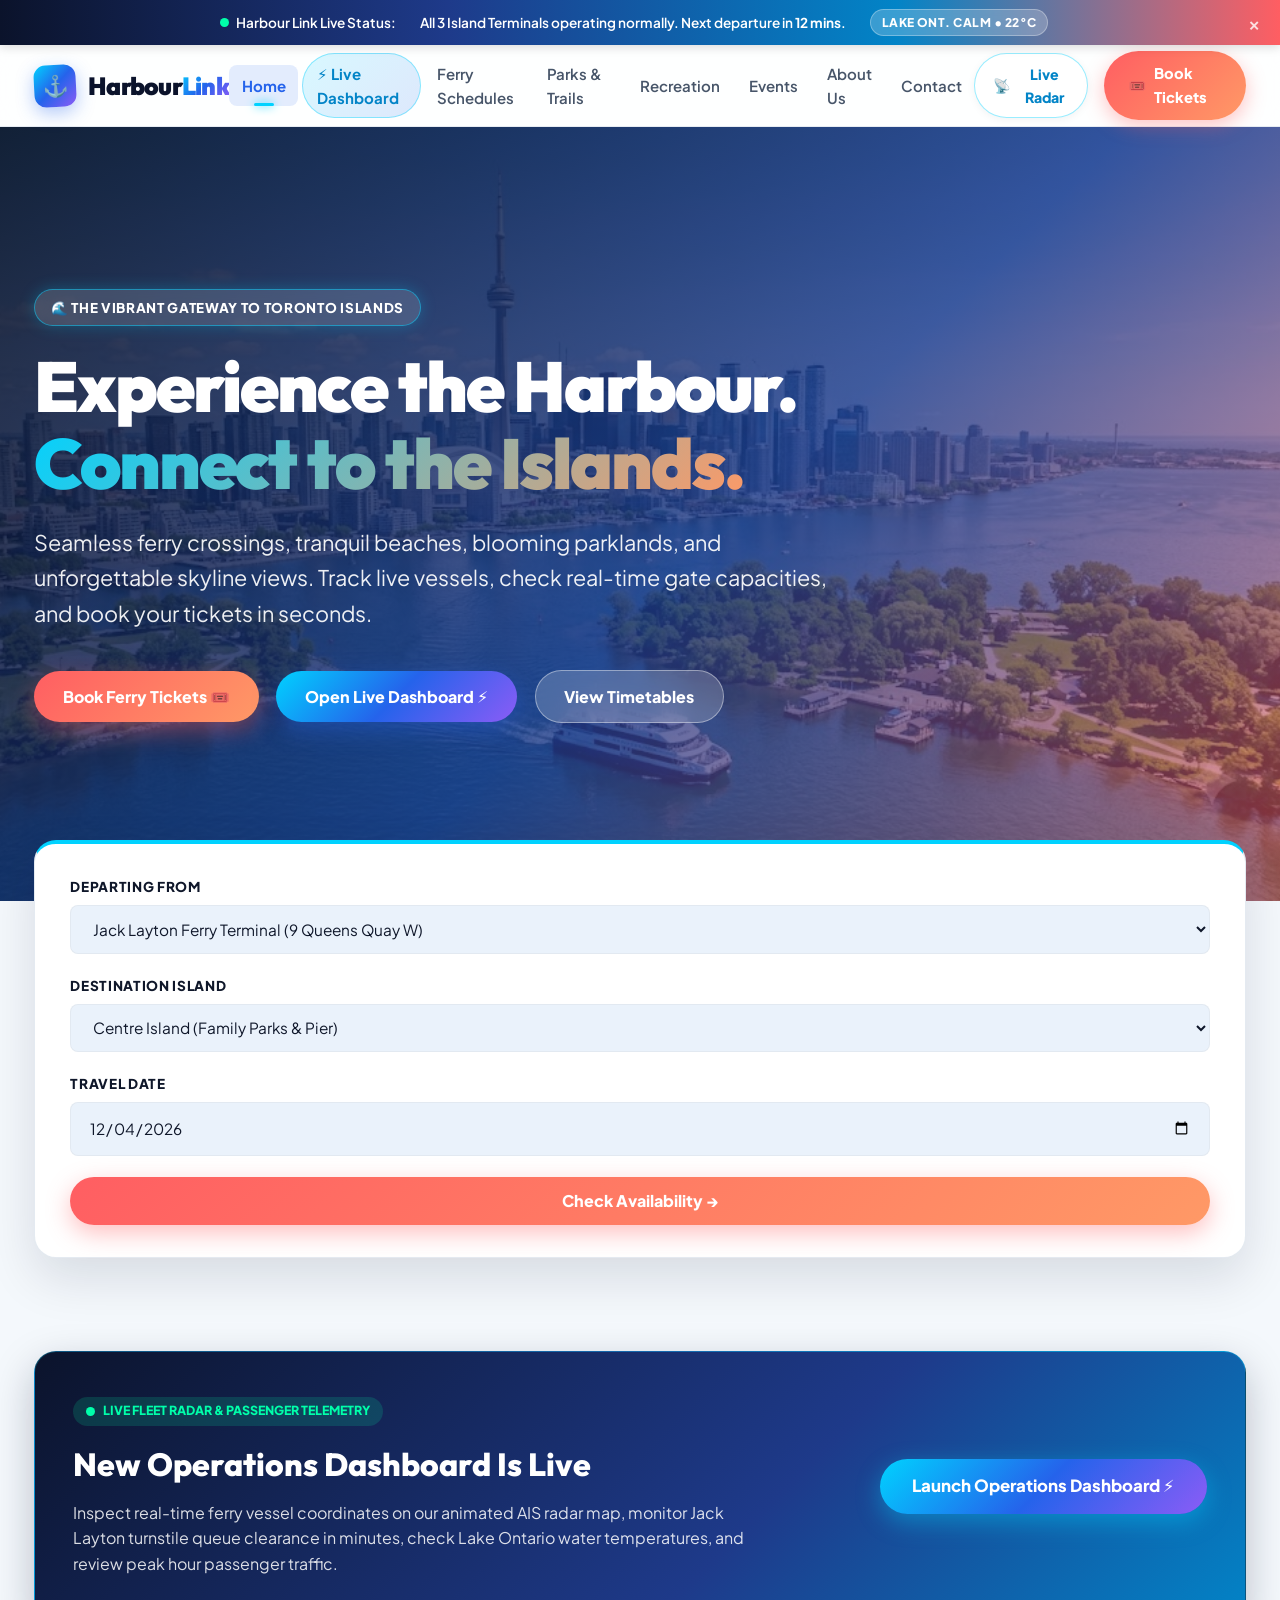
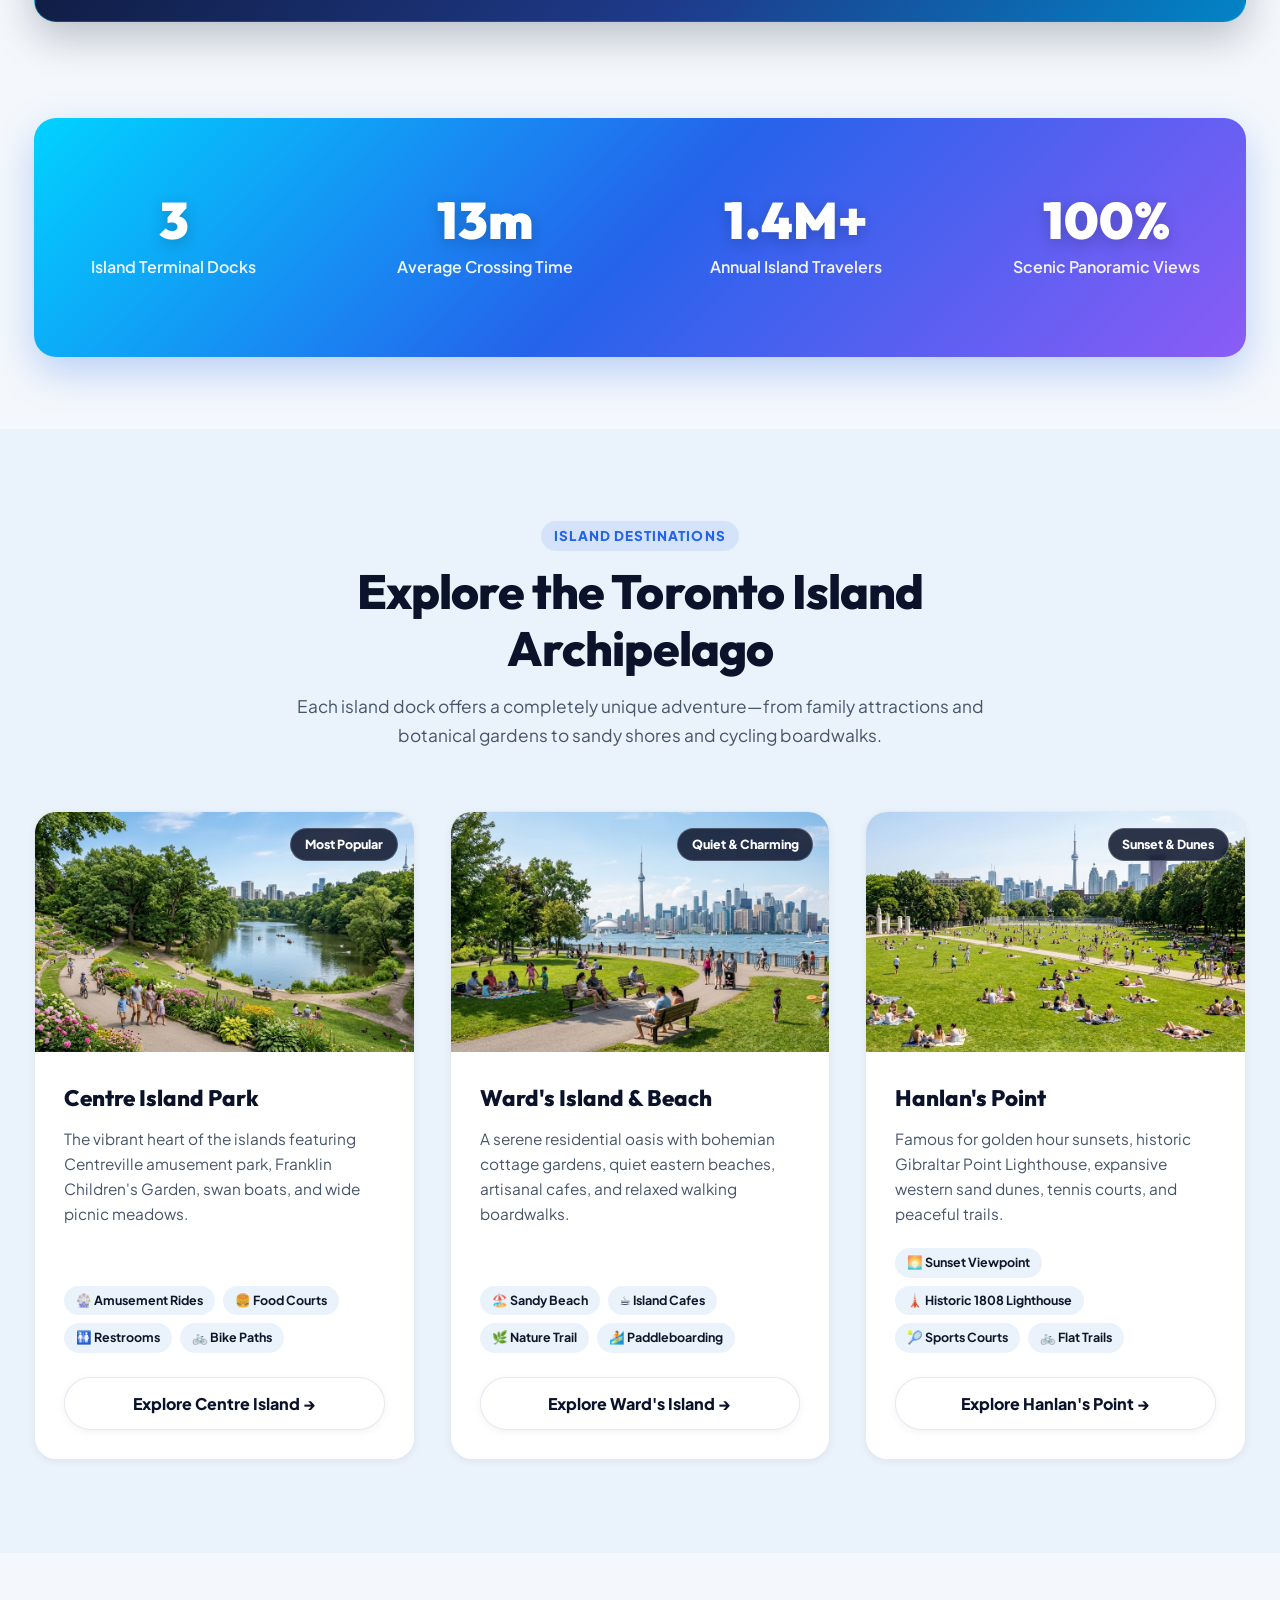
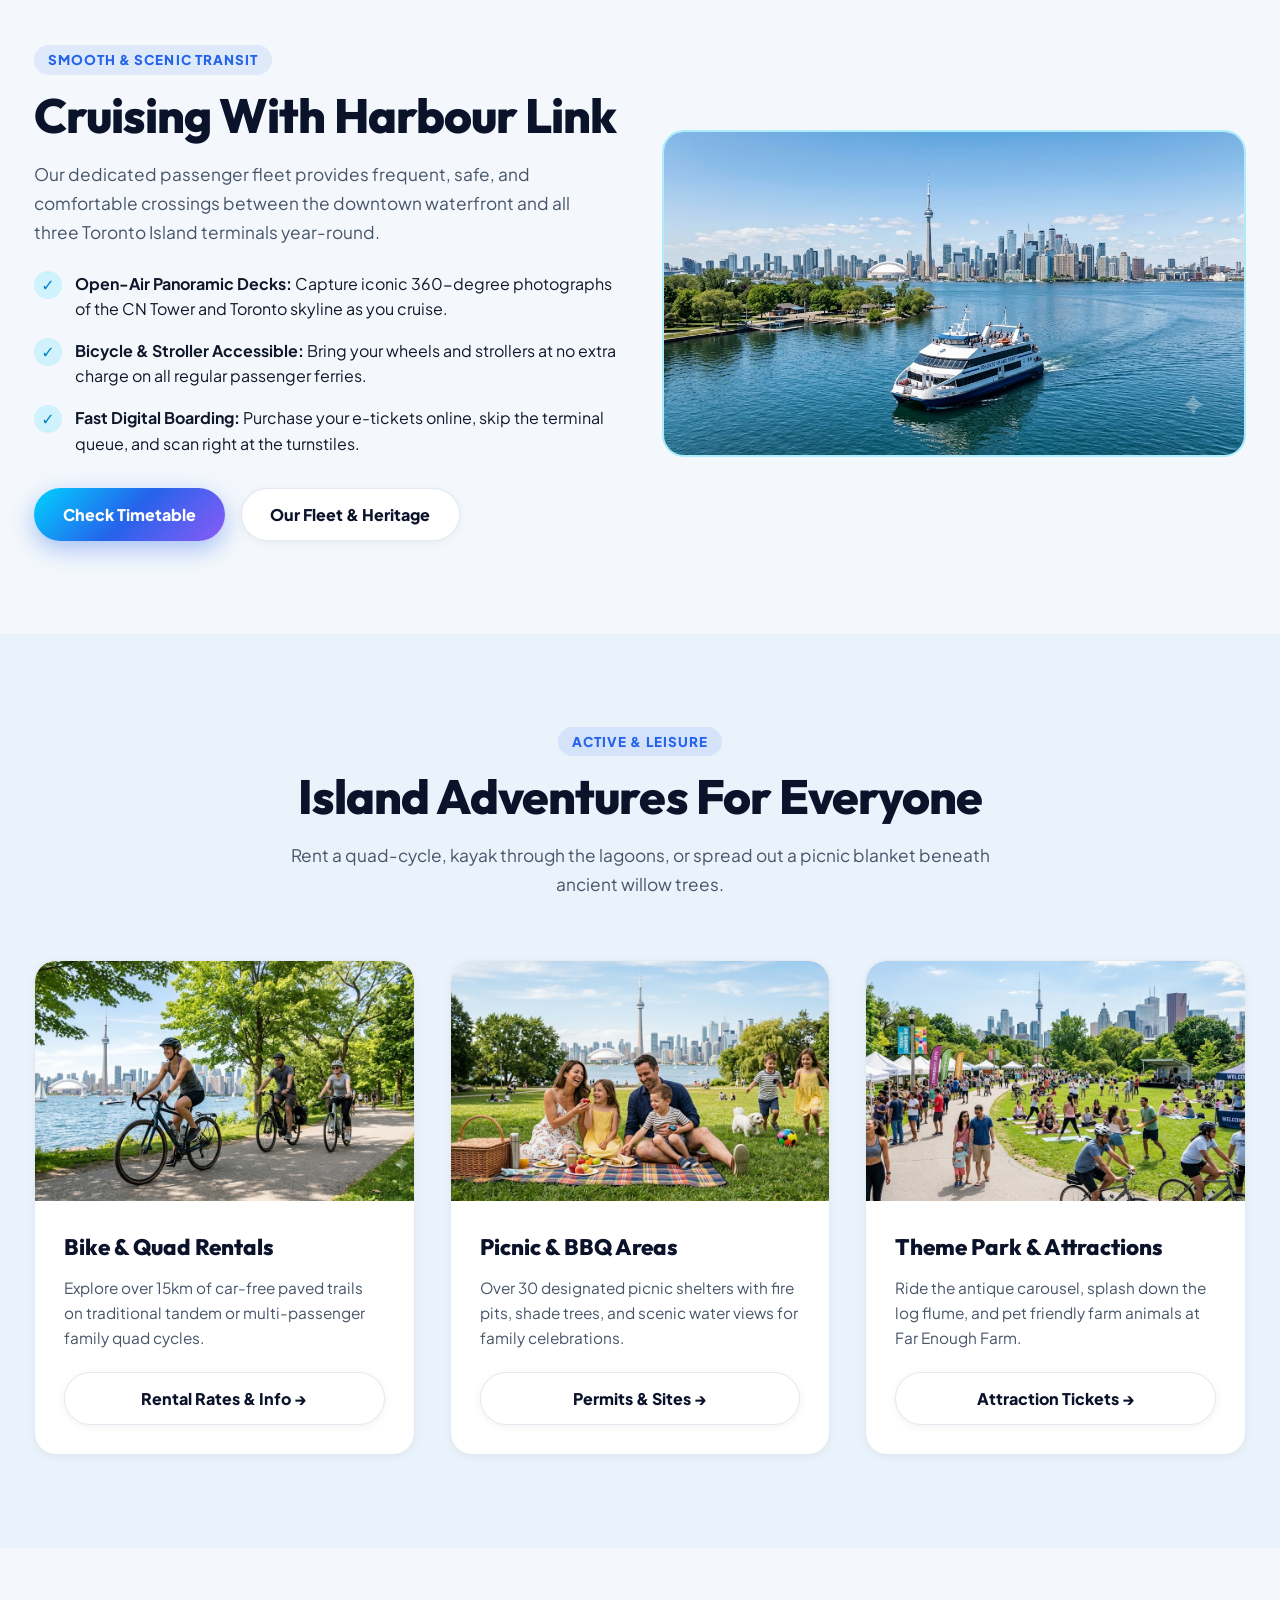
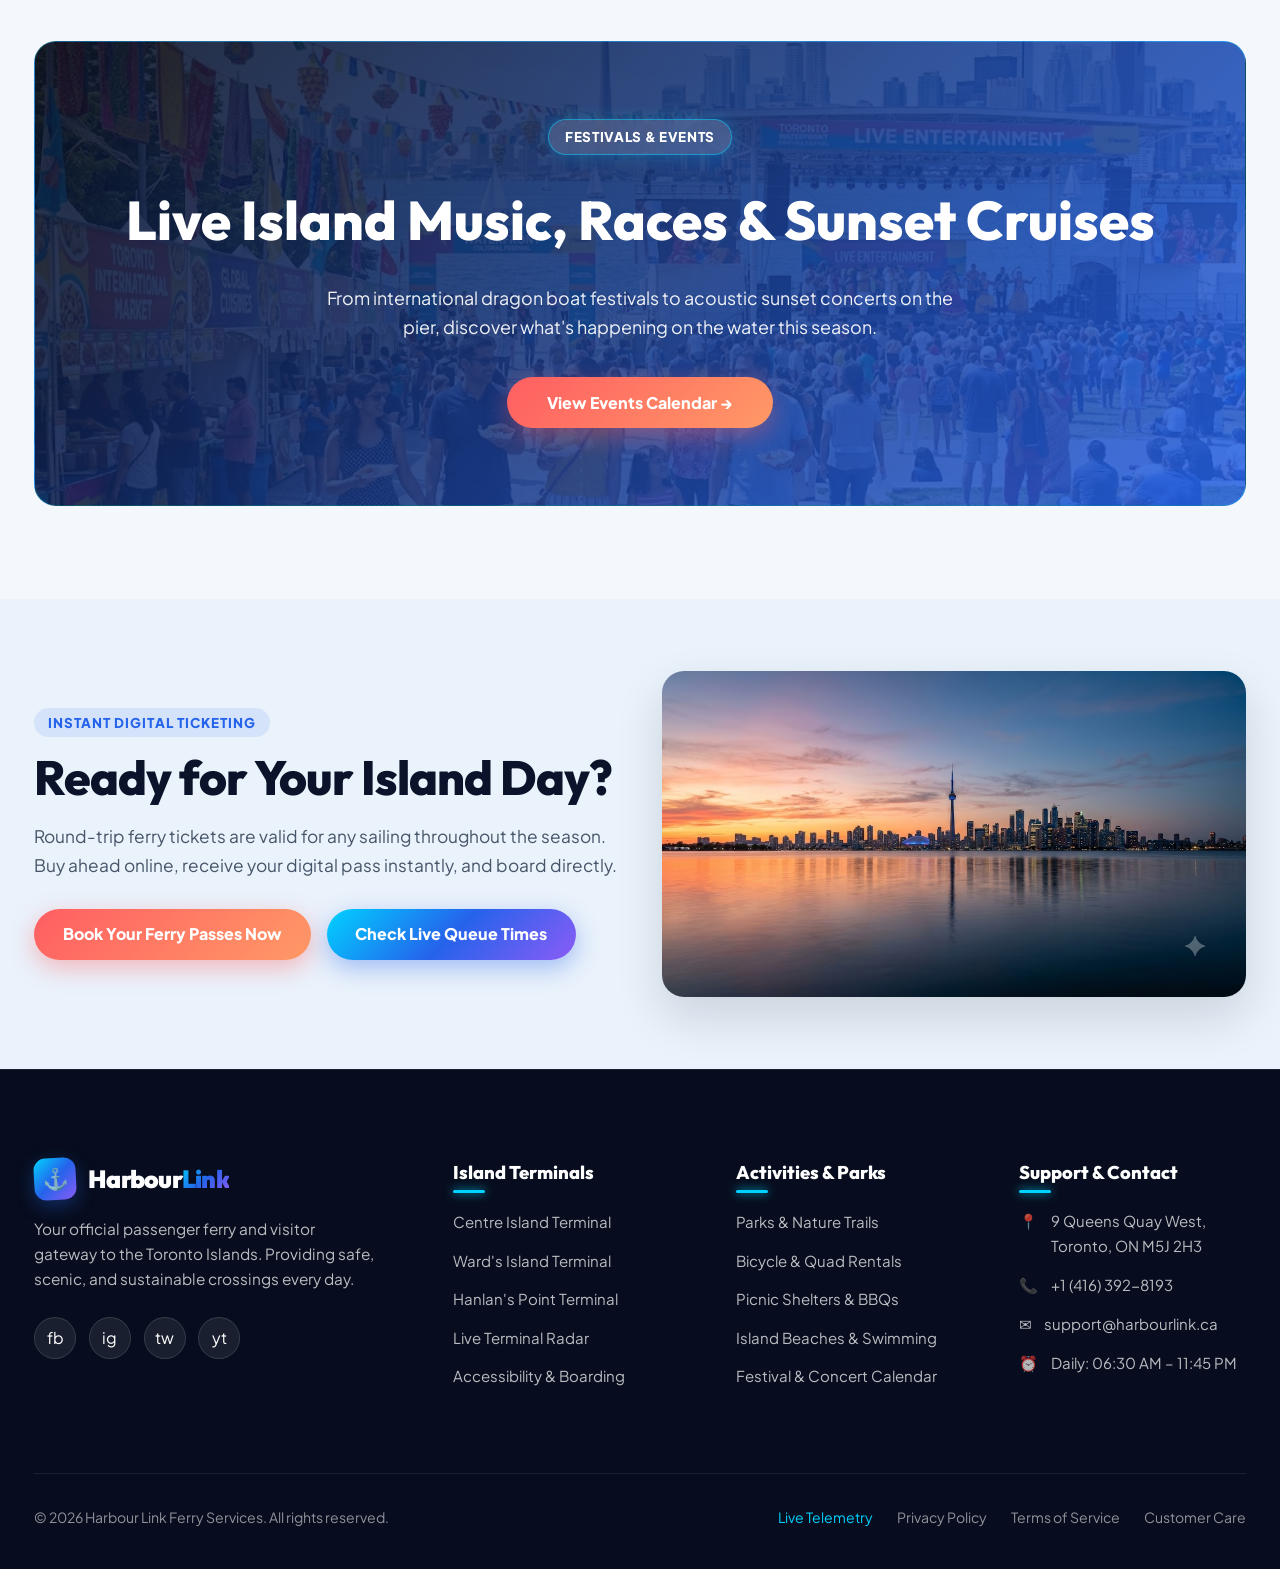
<file: index.html>
<!DOCTYPE html>
<html lang="en">
<head>
  <meta charset="UTF-8">
  <meta name="viewport" content="width=device-width, initial-scale=1.0">
  <title>Harbour Link | Toronto Island Ferry & Waterfront Portal</title>
  <meta name="description" content="Official Harbour Link portal for Toronto Island ferry schedules, live vessel radar dashboard, online booking, park guides, and waterfront events.">
  <link rel="icon" type="image/svg+xml" href="images/favicon.svg">
  <link rel="stylesheet" href="css/style.css">
  <link rel="stylesheet" href="css/responsive.css">
</head>
<body>

  <!-- Top Real-time Status Bar -->
  <div class="status-bar">
    <div class="status-bar-content">
      <div class="status-indicator">
        <span class="pulse-dot"></span>
        <span>Harbour Link Live Status:</span>
      </div>
      <span>All 3 Island Terminals operating normally. Next departure in <strong>12 mins</strong>.</span>
      <span class="status-badge">Lake Ont. Calm • 22°C</span>
    </div>
    <button class="status-close-btn" aria-label="Close status alert">&times;</button>
  </div>

  <!-- Main Navigation Bar -->
  <header class="navbar">
    <div class="container nav-container">
      <a href="index.html" class="brand-logo">
        <div class="brand-logo-icon">⚓</div>
        <div>Harbour<span>Link</span></div>
      </a>

      <nav>
        <ul class="nav-links">
          <li class="nav-item"><a href="index.html" class="nav-link active">Home</a></li>
          <li class="nav-item"><a href="dashboard.html" class="nav-link nav-dashboard-pill">⚡ Live Dashboard</a></li>
          <li class="nav-item"><a href="ferry.html" class="nav-link">Ferry Schedules</a></li>
          <li class="nav-item"><a href="parks.html" class="nav-link">Parks & Trails</a></li>
          <li class="nav-item"><a href="recreation.html" class="nav-link">Recreation</a></li>
          <li class="nav-item"><a href="events.html" class="nav-link">Events</a></li>
          <li class="nav-item"><a href="about.html" class="nav-link">About Us</a></li>
          <li class="nav-item"><a href="contact.html" class="nav-link">Contact</a></li>
          <li class="nav-item mobile-book-btn" style="display: none;">
            <a href="booking.html" class="btn btn-coral" style="width: 100%;">Book Ferry Tickets</a>
          </li>
        </ul>
      </nav>

      <div class="nav-actions">
        <a href="dashboard.html" class="btn btn-secondary" style="padding: 0.55rem 1.1rem; font-size: 0.88rem; border-color: rgba(0,210,255,0.4); color: #0284c7;">
          <span>📡</span>
          <span>Live Radar</span>
        </a>
        <a href="booking.html" class="btn-book-nav">
          <span>🎟️</span>
          <span>Book Tickets</span>
        </a>
        <button class="menu-toggle" aria-label="Toggle navigation menu" aria-expanded="false">
          <span></span>
          <span></span>
          <span></span>
        </button>
      </div>
    </div>
  </header>

  <main>
    <!-- Hero Section with Radiant Gradients -->
    <section class="hero-main">
      <div class="container">
        <div class="hero-content">
          <div class="badge-tag">🌊 The Vibrant Gateway to Toronto Islands</div>
          <h1 class="hero-title">
            Experience the Harbour. <br>
            <span class="glow-text">Connect to the Islands.</span>
          </h1>
          <p class="hero-subtitle">
            Seamless ferry crossings, tranquil beaches, blooming parklands, and unforgettable skyline views. Track live vessels, check real-time gate capacities, and book your tickets in seconds.
          </p>
          <div class="hero-cta-group">
            <a href="booking.html" class="btn btn-coral">Book Ferry Tickets 🎟️</a>
            <a href="dashboard.html" class="btn btn-primary">Open Live Dashboard ⚡</a>
            <a href="ferry.html" class="btn btn-glass">View Timetables</a>
          </div>
        </div>
      </div>
    </section>

    <!-- Quick Trip Finder Card -->
    <div class="container">
      <div class="quick-finder-card">
        <form class="quick-finder-form" action="booking.html" method="GET">
          <div class="form-group">
            <label class="form-label" for="quick-from">Departing From</label>
            <select class="form-control" id="quick-from" name="origin">
              <option value="jack-layton">Jack Layton Ferry Terminal (9 Queens Quay W)</option>
            </select>
          </div>
          <div class="form-group">
            <label class="form-label" for="quick-to">Destination Island</label>
            <select class="form-control" id="quick-to" name="destination">
              <option value="centre">Centre Island (Family Parks & Pier)</option>
              <option value="wards">Ward's Island (Beaches & Cafes)</option>
              <option value="hanlans">Hanlan's Point (Dunes & Sunset)</option>
            </select>
          </div>
          <div class="form-group">
            <label class="form-label" for="quick-date">Travel Date</label>
            <input type="date" class="form-control" id="quick-date" name="date">
          </div>
          <button type="submit" class="btn btn-coral" style="height: 48px;">
            Check Availability →
          </button>
        </form>
      </div>
    </div>

    <!-- Live Dashboard Spotlight Teaser Banner -->
    <section class="section" style="padding-bottom: 1.5rem;">
      <div class="container">
        <div style="background: linear-gradient(135deg, #0b132b 0%, #1e3a8a 60%, #0284c7 100%); border-radius: var(--radius-lg); padding: 2.8rem 2.4rem; color: #fff; box-shadow: 0 15px 40px rgba(11, 19, 43, 0.25); display: flex; align-items: center; justify-content: space-between; flex-wrap: wrap; gap: 2rem; border: 1px solid rgba(0, 210, 255, 0.3);">
          <div style="max-width: 680px;">
            <div style="display: inline-flex; align-items: center; gap: 0.5rem; background: rgba(0, 255, 170, 0.15); color: #00ffaa; padding: 0.3rem 0.8rem; border-radius: var(--radius-pill); font-size: 0.78rem; font-weight: 800; margin-bottom: 0.8rem;">
              <span class="pulse-dot"></span> LIVE FLEET RADAR & PASSENGER TELEMETRY
            </div>
            <h2 style="font-family: var(--font-heading); font-size: 2rem; font-weight: 800; margin-bottom: 0.6rem;">
              New Operations Dashboard Is Live
            </h2>
            <p style="color: rgba(255, 255, 255, 0.85); font-size: 1rem; line-height: 1.6;">
              Inspect real-time ferry vessel coordinates on our animated AIS radar map, monitor Jack Layton turnstile queue clearance in minutes, check Lake Ontario water temperatures, and review peak hour passenger traffic.
            </p>
          </div>
          <a href="dashboard.html" class="btn btn-primary" style="padding: 0.9rem 2rem; font-size: 1.05rem; box-shadow: 0 8px 25px rgba(0, 210, 255, 0.4);">
            Launch Operations Dashboard ⚡
          </a>
        </div>
      </div>
    </section>

    <!-- Quick Stats Strip -->
    <section class="section" style="padding-top: 2rem; padding-bottom: 2rem;">
      <div class="container">
        <div class="stats-strip">
          <div class="stats-grid">
            <div class="stat-item">
              <div class="stat-number">3</div>
              <div class="stat-label">Island Terminal Docks</div>
            </div>
            <div class="stat-item">
              <div class="stat-number">13m</div>
              <div class="stat-label">Average Crossing Time</div>
            </div>
            <div class="stat-item">
              <div class="stat-number">1.4M+</div>
              <div class="stat-label">Annual Island Travelers</div>
            </div>
            <div class="stat-item">
              <div class="stat-number">100%</div>
              <div class="stat-label">Scenic Panoramic Views</div>
            </div>
          </div>
        </div>
      </div>
    </section>

    <!-- Featured Island Destinations -->
    <section class="section section-alt">
      <div class="container">
        <div class="section-header">
          <span class="section-tag">Island Destinations</span>
          <h2 class="section-title">Explore the Toronto Island Archipelago</h2>
          <p class="section-desc">Each island dock offers a completely unique adventure—from family attractions and botanical gardens to sandy shores and cycling boardwalks.</p>
        </div>

        <div class="grid-3">
          <!-- Card 1: Centre Island -->
          <article class="card-destination">
            <div class="card-image-wrap">
              <img src="images/park.jpg" alt="Centre Island Park and gardens">
              <span class="card-badge">Most Popular</span>
            </div>
            <div class="card-body">
              <h3 class="card-title">Centre Island Park</h3>
              <p class="card-text">
                The vibrant heart of the islands featuring Centreville amusement park, Franklin Children's Garden, swan boats, and wide picnic meadows.
              </p>
              <div class="card-meta-list">
                <span class="meta-chip">🎡 Amusement Rides</span>
                <span class="meta-chip">🍔 Food Courts</span>
                <span class="meta-chip">🚻 Restrooms</span>
                <span class="meta-chip">🚲 Bike Paths</span>
              </div>
              <a href="parks.html#centre" class="btn btn-secondary">Explore Centre Island →</a>
            </div>
          </article>

          <!-- Card 2: Ward's Island -->
          <article class="card-destination">
            <div class="card-image-wrap">
              <img src="images/tp.jpg" alt="Ward's Island beach and boardwalk">
              <span class="card-badge">Quiet & Charming</span>
            </div>
            <div class="card-body">
              <h3 class="card-title">Ward's Island & Beach</h3>
              <p class="card-text">
                A serene residential oasis with bohemian cottage gardens, quiet eastern beaches, artisanal cafes, and relaxed walking boardwalks.
              </p>
              <div class="card-meta-list">
                <span class="meta-chip">🏖️ Sandy Beach</span>
                <span class="meta-chip">☕ Island Cafes</span>
                <span class="meta-chip">🌿 Nature Trail</span>
                <span class="meta-chip">🏄 Paddleboarding</span>
              </div>
              <a href="parks.html#wards" class="btn btn-secondary">Explore Ward's Island →</a>
            </div>
          </article>

          <!-- Card 3: Hanlan's Point -->
          <article class="card-destination">
            <div class="card-image-wrap">
              <img src="images/tb.jpg" alt="Hanlan's Point dunes and beach">
              <span class="card-badge">Sunset & Dunes</span>
            </div>
            <div class="card-body">
              <h3 class="card-title">Hanlan's Point</h3>
              <p class="card-text">
                Famous for golden hour sunsets, historic Gibraltar Point Lighthouse, expansive western sand dunes, tennis courts, and peaceful trails.
              </p>
              <div class="card-meta-list">
                <span class="meta-chip">🌅 Sunset Viewpoint</span>
                <span class="meta-chip">🗼 Historic 1808 Lighthouse</span>
                <span class="meta-chip">🎾 Sports Courts</span>
                <span class="meta-chip">🚲 Flat Trails</span>
              </div>
              <a href="parks.html#hanlans" class="btn btn-secondary">Explore Hanlan's Point →</a>
            </div>
          </article>
        </div>
      </div>
    </section>

    <!-- The Ferry Experience Showcase -->
    <section class="section">
      <div class="container">
        <div class="grid-2">
          <div>
            <span class="section-tag">Smooth & Scenic Transit</span>
            <h2 class="section-title">Cruising With Harbour Link</h2>
            <p class="section-desc" style="margin-bottom: 1.5rem;">
              Our dedicated passenger fleet provides frequent, safe, and comfortable crossings between the downtown waterfront and all three Toronto Island terminals year-round.
            </p>
            <ul style="display: flex; flex-direction: column; gap: 1rem; margin-bottom: 2rem;">
              <li style="display: flex; align-items: flex-start; gap: 0.8rem;">
                <div style="background: rgba(0, 210, 255, 0.15); color: #0284c7; width: 28px; height: 28px; border-radius: 50%; display: flex; align-items: center; justify-content: center; font-weight: bold; flex-shrink: 0;">✓</div>
                <div><strong>Open-Air Panoramic Decks:</strong> Capture iconic 360-degree photographs of the CN Tower and Toronto skyline as you cruise.</div>
              </li>
              <li style="display: flex; align-items: flex-start; gap: 0.8rem;">
                <div style="background: rgba(0, 210, 255, 0.15); color: #0284c7; width: 28px; height: 28px; border-radius: 50%; display: flex; align-items: center; justify-content: center; font-weight: bold; flex-shrink: 0;">✓</div>
                <div><strong>Bicycle & Stroller Accessible:</strong> Bring your wheels and strollers at no extra charge on all regular passenger ferries.</div>
              </li>
              <li style="display: flex; align-items: flex-start; gap: 0.8rem;">
                <div style="background: rgba(0, 210, 255, 0.15); color: #0284c7; width: 28px; height: 28px; border-radius: 50%; display: flex; align-items: center; justify-content: center; font-weight: bold; flex-shrink: 0;">✓</div>
                <div><strong>Fast Digital Boarding:</strong> Purchase your e-tickets online, skip the terminal queue, and scan right at the turnstiles.</div>
              </li>
            </ul>
            <div style="display: flex; gap: 1rem; flex-wrap: wrap;">
              <a href="ferry.html" class="btn btn-primary">Check Timetable</a>
              <a href="about.html" class="btn btn-secondary">Our Fleet & Heritage</a>
            </div>
          </div>
          <div>
            <div style="border-radius: var(--radius-lg); overflow: hidden; box-shadow: var(--shadow-xl); border: 2px solid rgba(0, 210, 255, 0.3);">
              <img src="images/ferry.jpg" alt="Harbour Link ferry cruising on Lake Ontario">
            </div>
          </div>
        </div>
      </div>
    </section>

    <!-- Recreation & Island Fun -->
    <section class="section section-alt">
      <div class="container">
        <div class="section-header">
          <span class="section-tag">Active & Leisure</span>
          <h2 class="section-title">Island Adventures For Everyone</h2>
          <p class="section-desc">Rent a quad-cycle, kayak through the lagoons, or spread out a picnic blanket beneath ancient willow trees.</p>
        </div>

        <div class="grid-3">
          <div class="card-destination">
            <div class="card-image-wrap">
              <img src="images/cycling.jpg" alt="Cycling on Toronto island trails">
            </div>
            <div class="card-body">
              <h3 class="card-title">Bike & Quad Rentals</h3>
              <p class="card-text">Explore over 15km of car-free paved trails on traditional tandem or multi-passenger family quad cycles.</p>
              <a href="recreation.html#biking" class="btn btn-secondary">Rental Rates & Info →</a>
            </div>
          </div>

          <div class="card-destination">
            <div class="card-image-wrap">
              <img src="images/picnic.jpg" alt="Picnic areas by the waterfront">
            </div>
            <div class="card-body">
              <h3 class="card-title">Picnic & BBQ Areas</h3>
              <p class="card-text">Over 30 designated picnic shelters with fire pits, shade trees, and scenic water views for family celebrations.</p>
              <a href="recreation.html#picnics" class="btn btn-secondary">Permits & Sites →</a>
            </div>
          </div>

          <div class="card-destination">
            <div class="card-image-wrap">
              <img src="images/ce.jpg" alt="Centreville Theme Park rides">
            </div>
            <div class="card-body">
              <h3 class="card-title">Theme Park & Attractions</h3>
              <p class="card-text">Ride the antique carousel, splash down the log flume, and pet friendly farm animals at Far Enough Farm.</p>
              <a href="recreation.html#amusements" class="btn btn-secondary">Attraction Tickets →</a>
            </div>
          </div>
        </div>
      </div>
    </section>

    <!-- Upcoming Events Banner -->
    <section class="section">
      <div class="container">
        <div style="background: linear-gradient(135deg, rgba(7, 13, 30, 0.88), rgba(37, 99, 235, 0.85)), url('images/festival.jpg'); background-size: cover; background-position: center; border-radius: var(--radius-lg); padding: 4.8rem 2.5rem; color: #fff; text-align: center; box-shadow: var(--shadow-xl); border: 1px solid rgba(0, 210, 255, 0.3);">
          <span class="badge-tag">Festivals & Events</span>
          <h2 style="font-family: var(--font-heading); font-size: clamp(2.2rem, 4.5vw, 3.4rem); font-weight: 800; margin-bottom: 1.25rem;">Live Island Music, Races & Sunset Cruises</h2>
          <p style="max-width: 650px; margin-inline: auto; font-size: 1.12rem; color: rgba(255,255,255,0.92); margin-bottom: 2.2rem;">
            From international dragon boat festivals to acoustic sunset concerts on the pier, discover what's happening on the water this season.
          </p>
          <a href="events.html" class="btn btn-coral" style="padding-inline: 2.5rem;">View Events Calendar →</a>
        </div>
      </div>
    </section>

    <!-- Sunset Call To Action -->
    <section class="section section-alt" style="padding-block: 4.5rem;">
      <div class="container">
        <div class="grid-2">
          <div>
            <span class="section-tag">Instant Digital Ticketing</span>
            <h2 class="section-title">Ready for Your Island Day?</h2>
            <p class="section-desc" style="margin-bottom: 1.8rem;">
              Round-trip ferry tickets are valid for any sailing throughout the season. Buy ahead online, receive your digital pass instantly, and board directly.
            </p>
            <div style="display: flex; gap: 1rem; flex-wrap: wrap;">
              <a href="booking.html" class="btn btn-coral">Book Your Ferry Passes Now</a>
              <a href="dashboard.html" class="btn btn-primary">Check Live Queue Times</a>
            </div>
          </div>
          <div>
            <div style="border-radius: var(--radius-lg); overflow: hidden; box-shadow: var(--shadow-lg);">
              <img src="images/last.jpg" alt="Toronto Harbour sunset from ferry">
            </div>
          </div>
        </div>
      </div>
    </section>
  </main>

  <!-- Modern Site Footer -->
  <footer class="footer">
    <div class="container">
      <div class="footer-grid">
        <div class="footer-brand">
          <a href="index.html" class="brand-logo" style="color: #fff;">
            <div class="brand-logo-icon">⚓</div>
            <div>Harbour<span>Link</span></div>
          </a>
          <p>
            Your official passenger ferry and visitor gateway to the Toronto Islands. Providing safe, scenic, and sustainable crossings every day.
          </p>
          <div class="footer-social-links">
            <a href="#" class="social-pill" aria-label="Facebook">fb</a>
            <a href="#" class="social-pill" aria-label="Instagram">ig</a>
            <a href="#" class="social-pill" aria-label="Twitter">tw</a>
            <a href="#" class="social-pill" aria-label="YouTube">yt</a>
          </div>
        </div>

        <div class="footer-col">
          <h4>Island Terminals</h4>
          <ul class="footer-links">
            <li><a href="ferry.html#centre">Centre Island Terminal</a></li>
            <li><a href="ferry.html#wards">Ward's Island Terminal</a></li>
            <li><a href="ferry.html#hanlans">Hanlan's Point Terminal</a></li>
            <li><a href="dashboard.html">Live Terminal Radar</a></li>
            <li><a href="ferry.html#accessibility">Accessibility & Boarding</a></li>
          </ul>
        </div>

        <div class="footer-col">
          <h4>Activities & Parks</h4>
          <ul class="footer-links">
            <li><a href="parks.html">Parks & Nature Trails</a></li>
            <li><a href="recreation.html#biking">Bicycle & Quad Rentals</a></li>
            <li><a href="recreation.html#picnics">Picnic Shelters & BBQs</a></li>
            <li><a href="recreation.html#beaches">Island Beaches & Swimming</a></li>
            <li><a href="events.html">Festival & Concert Calendar</a></li>
          </ul>
        </div>

        <div class="footer-col">
          <h4>Support & Contact</h4>
          <div class="footer-contact-item">
            <span>📍</span>
            <span>9 Queens Quay West, Toronto, ON M5J 2H3</span>
          </div>
          <div class="footer-contact-item">
            <span>📞</span>
            <span>+1 (416) 392-8193</span>
          </div>
          <div class="footer-contact-item">
            <span>✉️</span>
            <span>support@harbourlink.ca</span>
          </div>
          <div class="footer-contact-item">
            <span>⏰</span>
            <span>Daily: 06:30 AM – 11:45 PM</span>
          </div>
        </div>
      </div>

      <div class="footer-bottom">
        <div>&copy; <span id="current-year"></span> Harbour Link Ferry Services. All rights reserved.</div>
        <div style="display: flex; gap: 1.5rem;">
          <a href="dashboard.html" style="color: #00d2ff;">Live Telemetry</a>
          <a href="about.html" style="color: inherit;">Privacy Policy</a>
          <a href="about.html" style="color: inherit;">Terms of Service</a>
          <a href="contact.html" style="color: inherit;">Customer Care</a>
        </div>
      </div>
    </div>
  </footer>

  <!-- Floating Back to Top Button -->
  <button class="btn-back-to-top" aria-label="Back to top">↑</button>

  <script src="js/main.js"></script>
  <script>
    const quickDate = document.getElementById('quick-date');
    if (quickDate) {
      quickDate.value = new Date().toISOString().split('T')[0];
      quickDate.min = quickDate.value;
    }
  </script>
</body>
</html>
</file>
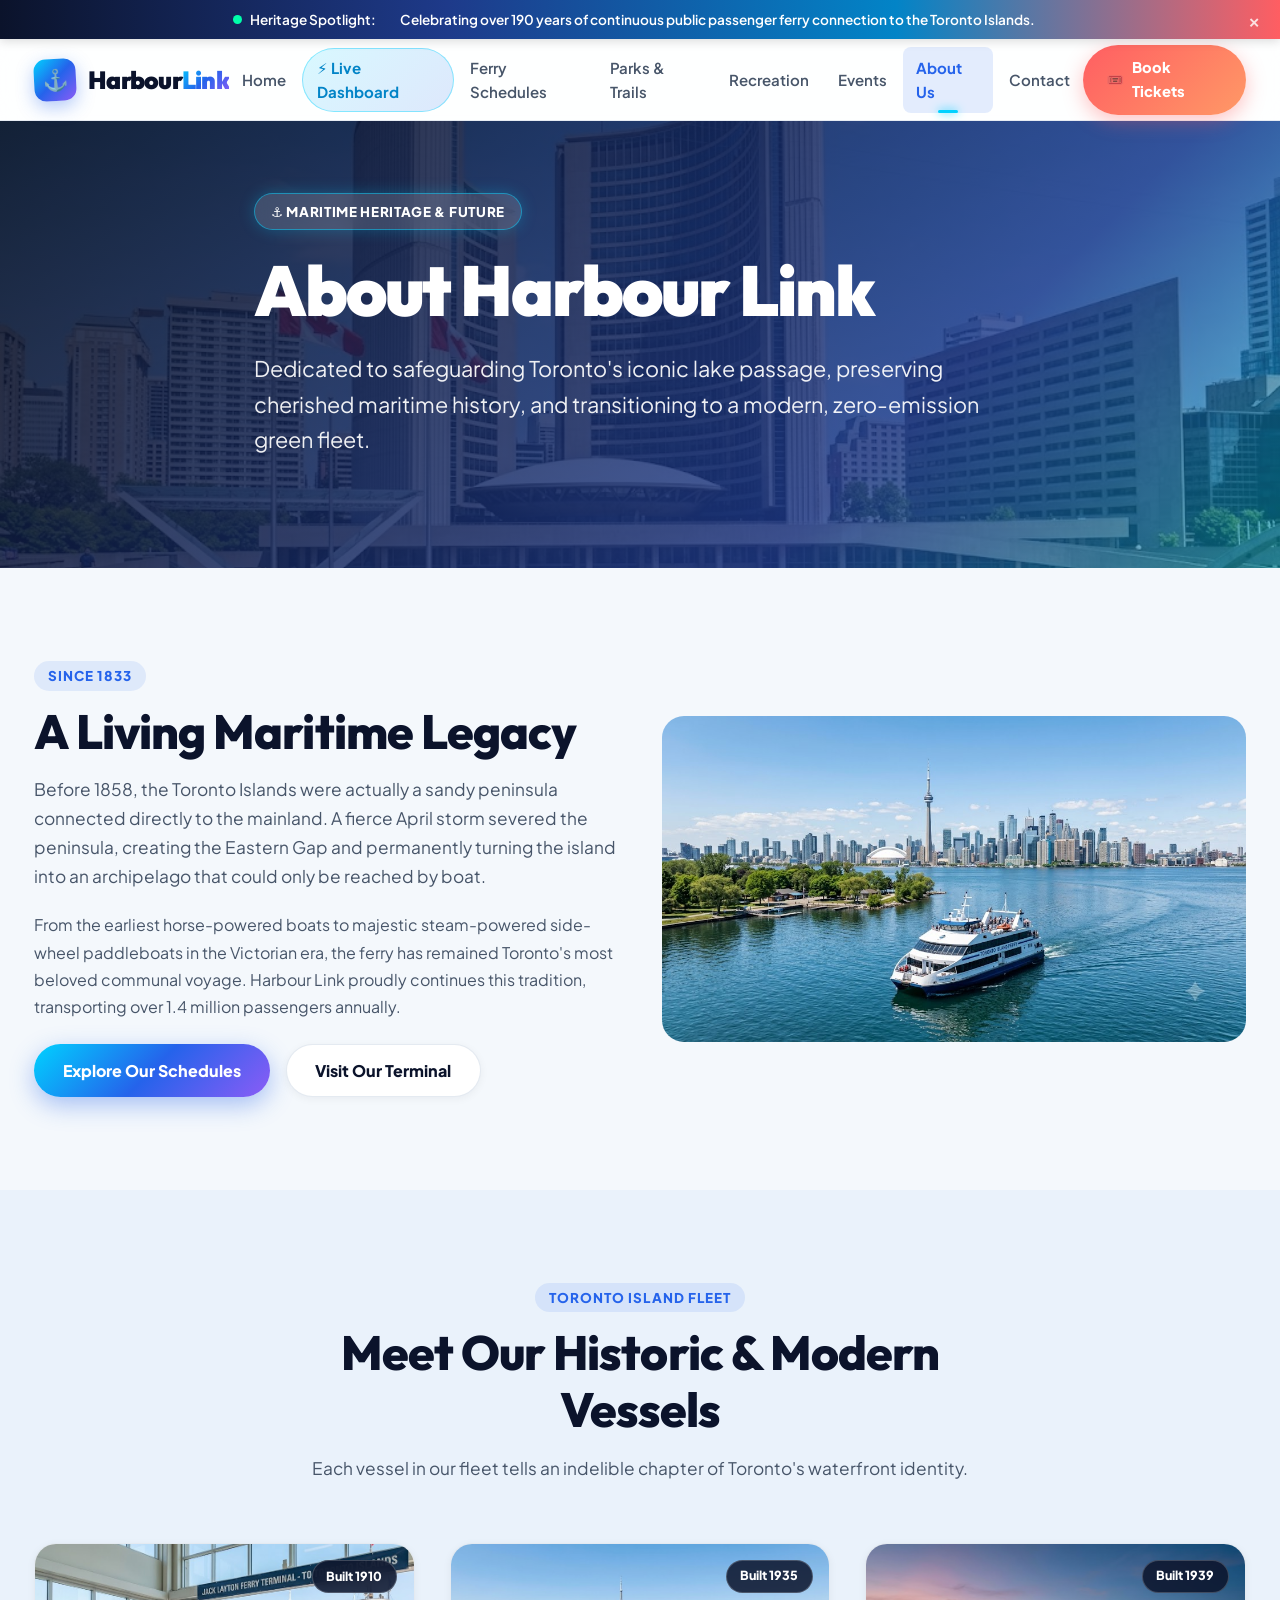
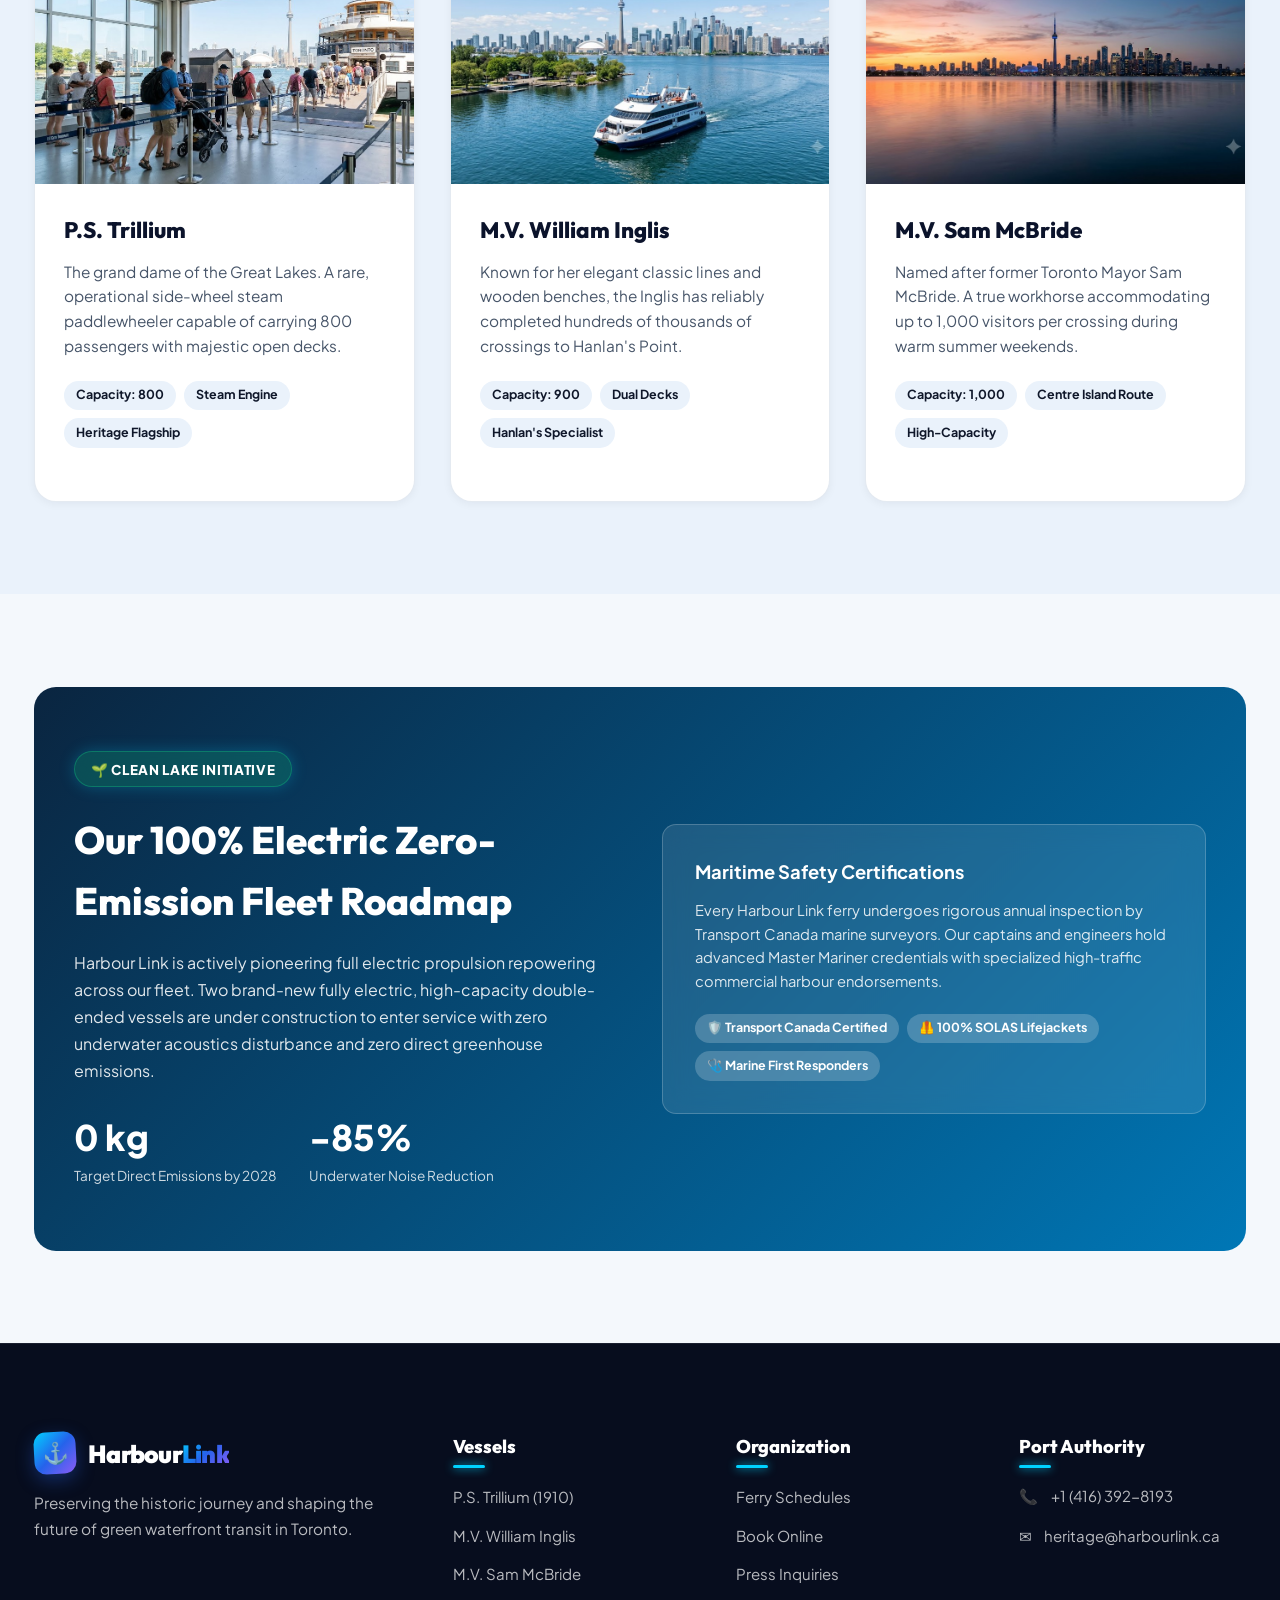
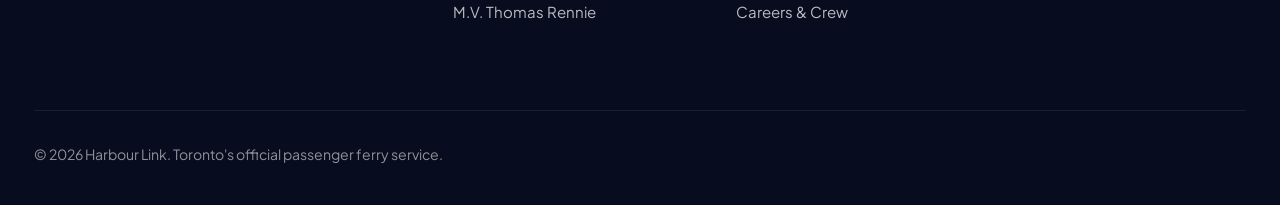
<file: about.html>
<!DOCTYPE html>
<html lang="en">
<head>
  <meta charset="UTF-8">
  <meta name="viewport" content="width=device-width, initial-scale=1.0">
  <title>About Us & Our Heritage Fleet | Harbour Link</title>
  <meta name="description" content="Discover the maritime history of Toronto Island ferry transit, our historic passenger fleet, and our vision for zero-emission electric lake crossings.">
  <link rel="icon" type="image/svg+xml" href="images/favicon.svg">
  <link rel="stylesheet" href="css/style.css">
  <link rel="stylesheet" href="css/responsive.css">
</head>
<body>

  <!-- Top Status Bar -->
  <div class="status-bar">
    <div class="status-bar-content">
      <div class="status-indicator"><span class="pulse-dot"></span><span>Heritage Spotlight:</span></div>
      <span>Celebrating over 190 years of continuous public passenger ferry connection to the Toronto Islands.</span>
    </div>
    <button class="status-close-btn" aria-label="Close status alert">&times;</button>
  </div>

  <!-- Navbar -->
  <header class="navbar">
    <div class="container nav-container">
      <a href="index.html" class="brand-logo">
        <div class="brand-logo-icon">⚓</div>
        <div>Harbour<span>Link</span></div>
      </a>

      <nav>
        <ul class="nav-links">
          <li class="nav-item"><a href="index.html" class="nav-link">Home</a></li>
          <li class="nav-item"><a href="dashboard.html" class="nav-link nav-dashboard-pill">⚡ Live Dashboard</a></li>
          <li class="nav-item"><a href="ferry.html" class="nav-link">Ferry Schedules</a></li>
          <li class="nav-item"><a href="parks.html" class="nav-link">Parks & Trails</a></li>
          <li class="nav-item"><a href="recreation.html" class="nav-link">Recreation</a></li>
          <li class="nav-item"><a href="events.html" class="nav-link">Events</a></li>
          <li class="nav-item"><a href="about.html" class="nav-link active">About Us</a></li>
          <li class="nav-item"><a href="contact.html" class="nav-link">Contact</a></li>
        </ul>
      </nav>

      <div class="nav-actions">
        <a href="booking.html" class="btn-book-nav">
          <span>🎟️</span>
          <span>Book Tickets</span>
        </a>
        <button class="menu-toggle" aria-label="Toggle navigation menu" aria-expanded="false">
          <span></span>
          <span></span>
          <span></span>
        </button>
      </div>
    </div>
  </header>

  <main>
    <!-- Page Hero -->
    <section class="hero-page" style="background-image: url('images/toronto.jpg');">
      <div class="container hero-content">
        <div class="badge-tag">⚓ Maritime Heritage & Future</div>
        <h1 class="hero-title">About Harbour Link</h1>
        <p class="hero-subtitle">
          Dedicated to safeguarding Toronto's iconic lake passage, preserving cherished maritime history, and transitioning to a modern, zero-emission green fleet.
        </p>
      </div>
    </section>

    <!-- Heritage & Story -->
    <section class="section">
      <div class="container">
        <div class="grid-2">
          <div>
            <span class="section-tag">Since 1833</span>
            <h2 class="section-title">A Living Maritime Legacy</h2>
            <p class="section-desc" style="margin-bottom: 1.25rem;">
              Before 1858, the Toronto Islands were actually a sandy peninsula connected directly to the mainland. A fierce April storm severed the peninsula, creating the Eastern Gap and permanently turning the island into an archipelago that could only be reached by boat.
            </p>
            <p style="color: var(--text-secondary); margin-bottom: 1.5rem; line-height: 1.7;">
              From the earliest horse-powered boats to majestic steam-powered side-wheel paddleboats in the Victorian era, the ferry has remained Toronto's most beloved communal voyage. Harbour Link proudly continues this tradition, transporting over 1.4 million passengers annually.
            </p>
            <div style="display: flex; gap: 1rem;">
              <a href="ferry.html" class="btn btn-primary">Explore Our Schedules</a>
              <a href="contact.html" class="btn btn-secondary">Visit Our Terminal</a>
            </div>
          </div>
          <div>
            <div style="border-radius: var(--radius-lg); overflow: hidden; box-shadow: var(--shadow-xl);">
              <img src="images/ferry.jpg" alt="Harbour Link ferry cruising the harbour">
            </div>
          </div>
        </div>
      </div>
    </section>

    <!-- The Fleet Grid -->
    <section class="section section-alt">
      <div class="container">
        <div class="section-header">
          <span class="section-tag">Toronto Island Fleet</span>
          <h2 class="section-title">Meet Our Historic & Modern Vessels</h2>
          <p class="section-desc">Each vessel in our fleet tells an indelible chapter of Toronto's waterfront identity.</p>
        </div>

        <div class="grid-3">
          <div class="card-destination">
            <div class="card-image-wrap">
              <img src="images/t2.jpg" alt="PS Trillium steam paddle wheeler">
              <span class="card-badge">Built 1910</span>
            </div>
            <div class="card-body">
              <h3 class="card-title">P.S. Trillium</h3>
              <p class="card-text">
                The grand dame of the Great Lakes. A rare, operational side-wheel steam paddlewheeler capable of carrying 800 passengers with majestic open decks.
              </p>
              <div class="card-meta-list">
                <span class="meta-chip">Capacity: 800</span>
                <span class="meta-chip">Steam Engine</span>
                <span class="meta-chip">Heritage Flagship</span>
              </div>
            </div>
          </div>

          <div class="card-destination">
            <div class="card-image-wrap">
              <img src="images/ferry.jpg" alt="William Inglis passenger ferry">
              <span class="card-badge">Built 1935</span>
            </div>
            <div class="card-body">
              <h3 class="card-title">M.V. William Inglis</h3>
              <p class="card-text">
                Known for her elegant classic lines and wooden benches, the Inglis has reliably completed hundreds of thousands of crossings to Hanlan's Point.
              </p>
              <div class="card-meta-list">
                <span class="meta-chip">Capacity: 900</span>
                <span class="meta-chip">Dual Decks</span>
                <span class="meta-chip">Hanlan's Specialist</span>
              </div>
            </div>
          </div>

          <div class="card-destination">
            <div class="card-image-wrap">
              <img src="images/last.jpg" alt="Sam McBride evening ferry">
              <span class="card-badge">Built 1939</span>
            </div>
            <div class="card-body">
              <h3 class="card-title">M.V. Sam McBride</h3>
              <p class="card-text">
                Named after former Toronto Mayor Sam McBride. A true workhorse accommodating up to 1,000 visitors per crossing during warm summer weekends.
              </p>
              <div class="card-meta-list">
                <span class="meta-chip">Capacity: 1,000</span>
                <span class="meta-chip">Centre Island Route</span>
                <span class="meta-chip">High-Capacity</span>
              </div>
            </div>
          </div>
        </div>
      </div>
    </section>

    <!-- Green Future & Electric Propulsion -->
    <section class="section">
      <div class="container">
        <div style="background: linear-gradient(135deg, #0a2540 0%, #0077b6 100%); border-radius: var(--radius-lg); padding: 4rem 2.5rem; color: #fff; box-shadow: var(--shadow-xl);">
          <div class="grid-2">
            <div>
              <span class="badge-tag" style="background: rgba(16, 185, 129, 0.25); border-color: rgba(16, 185, 129, 0.4); color: #fff;">🌱 Clean Lake Initiative</span>
              <h2 style="font-family: var(--font-heading); font-size: 2.4rem; font-weight: 800; margin-bottom: 1rem; color: #fff;">Our 100% Electric Zero-Emission Fleet Roadmap</h2>
              <p style="color: rgba(255,255,255,0.88); line-height: 1.7; margin-bottom: 1.5rem;">
                Harbour Link is actively pioneering full electric propulsion repowering across our fleet. Two brand-new fully electric, high-capacity double-ended vessels are under construction to enter service with zero underwater acoustics disturbance and zero direct greenhouse emissions.
              </p>
              <div style="display: flex; gap: 2rem;">
                <div>
                  <div style="font-size: 2.2rem; font-weight: 800; color: var(--accent-gold);">0 kg</div>
                  <div style="font-size: 0.85rem; opacity: 0.8;">Target Direct Emissions by 2028</div>
                </div>
                <div>
                  <div style="font-size: 2.2rem; font-weight: 800; color: var(--accent-gold);">-85%</div>
                  <div style="font-size: 0.85rem; opacity: 0.8;">Underwater Noise Reduction</div>
                </div>
              </div>
            </div>
            <div>
              <div style="background: rgba(255,255,255,0.1); backdrop-filter: blur(12px); border-radius: var(--radius-md); padding: 2rem; border: 1px solid rgba(255,255,255,0.2);">
                <h4 style="font-weight: 700; margin-bottom: 0.8rem; font-size: 1.15rem;">Maritime Safety Certifications</h4>
                <p style="font-size: 0.92rem; opacity: 0.85; line-height: 1.6; margin-bottom: 1.25rem;">
                  Every Harbour Link ferry undergoes rigorous annual inspection by Transport Canada marine surveyors. Our captains and engineers hold advanced Master Mariner credentials with specialized high-traffic commercial harbour endorsements.
                </p>
                <div style="display: flex; gap: 0.5rem; flex-wrap: wrap;">
                  <span class="meta-chip" style="background: rgba(255,255,255,0.2); color: #fff;">🛡️ Transport Canada Certified</span>
                  <span class="meta-chip" style="background: rgba(255,255,255,0.2); color: #fff;">🦺 100% SOLAS Lifejackets</span>
                  <span class="meta-chip" style="background: rgba(255,255,255,0.2); color: #fff;">🩺 Marine First Responders</span>
                </div>
              </div>
            </div>
          </div>
        </div>
      </div>
    </section>
  </main>

  <!-- Footer -->
  <footer class="footer">
    <div class="container">
      <div class="footer-grid">
        <div class="footer-brand">
          <a href="index.html" class="brand-logo" style="color: #fff;">
            <div class="brand-logo-icon">⚓</div>
            <div>Harbour<span>Link</span></div>
          </a>
          <p>Preserving the historic journey and shaping the future of green waterfront transit in Toronto.</p>
        </div>
        <div class="footer-col">
          <h4>Vessels</h4>
          <ul class="footer-links">
            <li><a href="about.html">P.S. Trillium (1910)</a></li>
            <li><a href="about.html">M.V. William Inglis</a></li>
            <li><a href="about.html">M.V. Sam McBride</a></li>
            <li><a href="about.html">M.V. Thomas Rennie</a></li>
          </ul>
        </div>
        <div class="footer-col">
          <h4>Organization</h4>
          <ul class="footer-links">
            <li><a href="ferry.html">Ferry Schedules</a></li>
            <li><a href="booking.html">Book Online</a></li>
            <li><a href="contact.html">Press Inquiries</a></li>
            <li><a href="contact.html">Careers & Crew</a></li>
          </ul>
        </div>
        <div class="footer-col">
          <h4>Port Authority</h4>
          <div class="footer-contact-item"><span>📞</span><span>+1 (416) 392-8193</span></div>
          <div class="footer-contact-item"><span>✉️</span><span>heritage@harbourlink.ca</span></div>
        </div>
      </div>
      <div class="footer-bottom">
        <div>&copy; <span id="current-year"></span> Harbour Link. Toronto's official passenger ferry service.</div>
      </div>
    </div>
  </footer>

  <button class="btn-back-to-top" aria-label="Back to top">↑</button>

  <script src="js/main.js"></script>
</body>
</html>
</file>
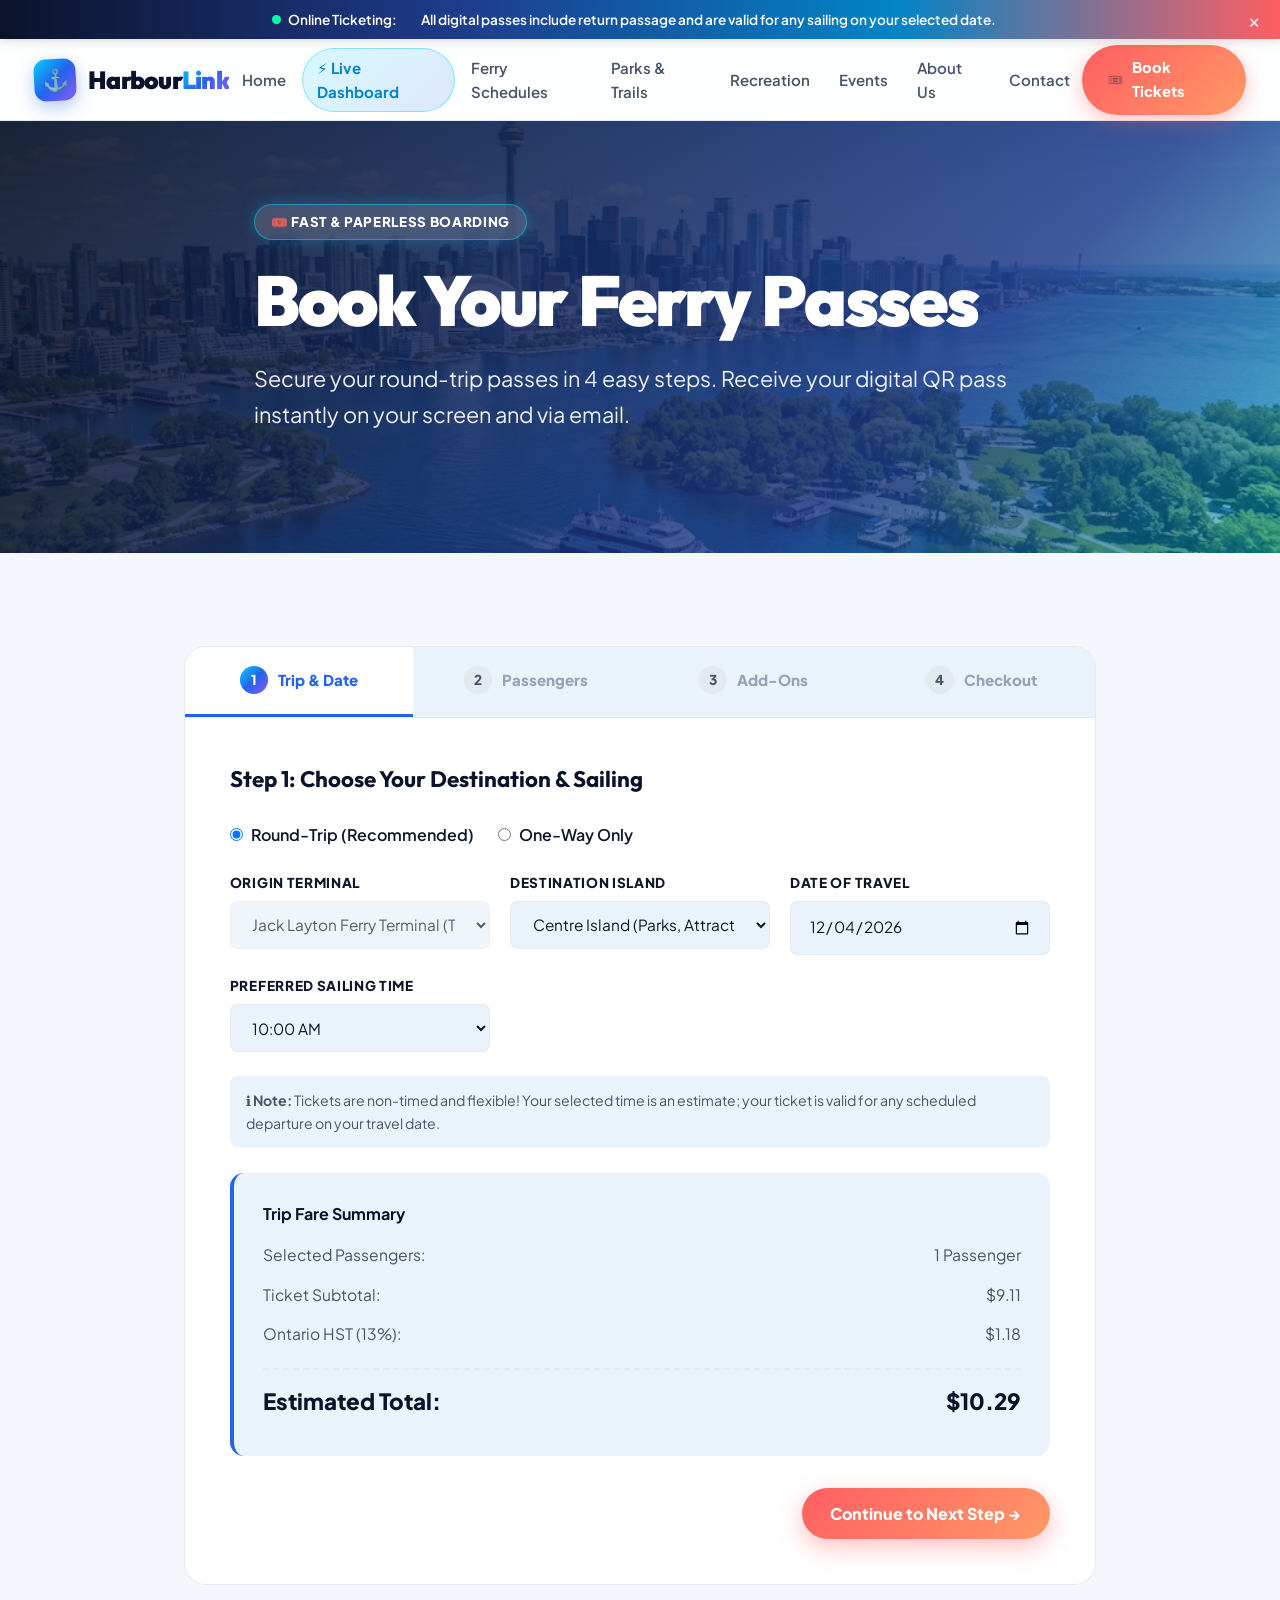
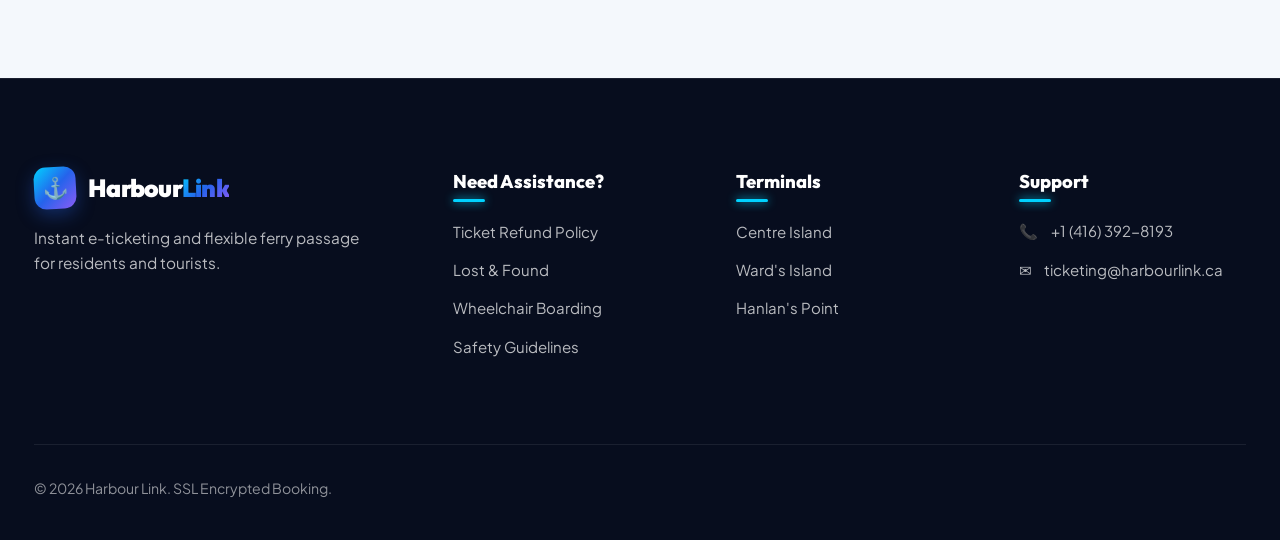
<file: booking.html>
<!DOCTYPE html>
<html lang="en">
<head>
  <meta charset="UTF-8">
  <meta name="viewport" content="width=device-width, initial-scale=1.0">
  <title>Book Ferry Tickets Online | Harbour Link</title>
  <meta name="description" content="Reserve round-trip Toronto Island ferry passes online. Instant digital e-tickets with QR code boarding. Fast, secure, and hassle-free.">
  <link rel="icon" type="image/svg+xml" href="images/favicon.svg">
  <link rel="stylesheet" href="css/style.css">
  <link rel="stylesheet" href="css/responsive.css">
</head>
<body>

  <!-- Top Status Bar -->
  <div class="status-bar">
    <div class="status-bar-content">
      <div class="status-indicator"><span class="pulse-dot"></span><span>Online Ticketing:</span></div>
      <span>All digital passes include return passage and are valid for any sailing on your selected date.</span>
    </div>
    <button class="status-close-btn" aria-label="Close status alert">&times;</button>
  </div>

  <!-- Navbar -->
  <header class="navbar">
    <div class="container nav-container">
      <a href="index.html" class="brand-logo">
        <div class="brand-logo-icon">⚓</div>
        <div>Harbour<span>Link</span></div>
      </a>

      <nav>
        <ul class="nav-links">
          <li class="nav-item"><a href="index.html" class="nav-link">Home</a></li>
          <li class="nav-item"><a href="dashboard.html" class="nav-link nav-dashboard-pill">⚡ Live Dashboard</a></li>
          <li class="nav-item"><a href="ferry.html" class="nav-link">Ferry Schedules</a></li>
          <li class="nav-item"><a href="parks.html" class="nav-link">Parks & Trails</a></li>
          <li class="nav-item"><a href="recreation.html" class="nav-link">Recreation</a></li>
          <li class="nav-item"><a href="events.html" class="nav-link">Events</a></li>
          <li class="nav-item"><a href="about.html" class="nav-link">About Us</a></li>
          <li class="nav-item"><a href="contact.html" class="nav-link">Contact</a></li>
        </ul>
      </nav>

      <div class="nav-actions">
        <a href="booking.html" class="btn-book-nav active">
          <span>🎟️</span>
          <span>Book Tickets</span>
        </a>
        <button class="menu-toggle" aria-label="Toggle navigation menu" aria-expanded="false">
          <span></span>
          <span></span>
          <span></span>
        </button>
      </div>
    </div>
  </header>

  <main>
    <!-- Page Hero -->
    <section class="hero-page" style="background-image: url('images/hero.jpg');">
      <div class="container hero-content">
        <div class="badge-tag">🎟️ Fast & Paperless Boarding</div>
        <h1 class="hero-title">Book Your Ferry Passes</h1>
        <p class="hero-subtitle">
          Secure your round-trip passes in 4 easy steps. Receive your digital QR pass instantly on your screen and via email.
        </p>
      </div>
    </section>

    <!-- Booking Wizard Section -->
    <section class="section">
      <div class="container" style="max-width: 960px;">
        <div class="booking-wizard-wrapper">
          
          <!-- Steps Indicator -->
          <div class="booking-steps-bar">
            <div class="booking-step active" id="step-nav-1">
              <span class="step-num">1</span>
              <span>Trip & Date</span>
            </div>
            <div class="booking-step" id="step-nav-2">
              <span class="step-num">2</span>
              <span>Passengers</span>
            </div>
            <div class="booking-step" id="step-nav-3">
              <span class="step-num">3</span>
              <span>Add-Ons</span>
            </div>
            <div class="booking-step" id="step-nav-4">
              <span class="step-num">4</span>
              <span>Checkout</span>
            </div>
          </div>

          <div class="booking-content-area">
            
            <!-- STEP 1: Route & Date -->
            <div class="wizard-panel" id="step-panel-1">
              <h3 style="font-family: var(--font-heading); font-size: 1.4rem; font-weight: 700; margin-bottom: 1.5rem; color: var(--primary);">
                Step 1: Choose Your Destination & Sailing
              </h3>

              <div style="margin-bottom: 1.5rem; display: flex; gap: 1.5rem;">
                <label style="display: flex; align-items: center; gap: 0.5rem; font-weight: 600; cursor: pointer;">
                  <input type="radio" name="tripType" value="roundtrip" checked> Round-Trip (Recommended)
                </label>
                <label style="display: flex; align-items: center; gap: 0.5rem; font-weight: 600; cursor: pointer;">
                  <input type="radio" name="tripType" value="oneway"> One-Way Only
                </label>
              </div>

              <div style="display: grid; grid-template-columns: repeat(auto-fit, minmax(240px, 1fr)); gap: 1.25rem; margin-bottom: 1.5rem;">
                <div class="form-group">
                  <label class="form-label" for="booking-origin">Origin Terminal</label>
                  <select class="form-control" id="booking-origin" disabled>
                    <option>Jack Layton Ferry Terminal (Toronto Downtown)</option>
                  </select>
                </div>

                <div class="form-group">
                  <label class="form-label" for="booking-route">Destination Island</label>
                  <select class="form-control" id="booking-route">
                    <option value="Centre Island">Centre Island (Parks, Attractions & Pier)</option>
                    <option value="Ward's Island">Ward's Island (Beaches, Boardwalk & Cafes)</option>
                    <option value="Hanlan's Point">Hanlan's Point (Lighthouse & Sunsets)</option>
                  </select>
                </div>

                <div class="form-group">
                  <label class="form-label" for="booking-date">Date of Travel</label>
                  <input type="date" class="form-control" id="booking-date">
                </div>

                <div class="form-group">
                  <label class="form-label" for="booking-time">Preferred Sailing Time</label>
                  <select class="form-control" id="booking-time">
                    <option value="09:00 AM">09:00 AM</option>
                    <option value="10:00 AM" selected>10:00 AM</option>
                    <option value="11:15 AM">11:15 AM</option>
                    <option value="12:30 PM">12:30 PM</option>
                    <option value="01:45 PM">01:45 PM</option>
                    <option value="03:00 PM">03:00 PM</option>
                    <option value="04:15 PM">04:15 PM</option>
                    <option value="05:30 PM">05:30 PM</option>
                    <option value="07:00 PM">07:00 PM</option>
                  </select>
                </div>
              </div>
              <p style="font-size: 0.88rem; color: var(--text-secondary); background: var(--bg-alt); padding: 0.8rem 1rem; border-radius: var(--radius-sm);">
                ℹ️ <strong>Note:</strong> Tickets are non-timed and flexible! Your selected time is an estimate; your ticket is valid for any scheduled departure on your travel date.
              </p>
            </div>

            <!-- STEP 2: Passengers -->
            <div class="wizard-panel" id="step-panel-2" style="display: none;">
              <h3 style="font-family: var(--font-heading); font-size: 1.4rem; font-weight: 700; margin-bottom: 1.5rem; color: var(--primary);">
                Step 2: Select Travelers & Fare Types
              </h3>

              <div class="passenger-counter-row">
                <div class="passenger-type-info">
                  <h4>Adult (Ages 20 – 64)</h4>
                  <p>$9.11 CAD round-trip</p>
                </div>
                <div class="counter-controls">
                  <button type="button" class="btn-counter" data-type="adult" data-action="minus">−</button>
                  <span class="counter-value" id="count-adult">1</span>
                  <button type="button" class="btn-counter" data-type="adult" data-action="plus">+</button>
                </div>
              </div>

              <div class="passenger-counter-row">
                <div class="passenger-type-info">
                  <h4>Senior (Ages 65+)</h4>
                  <p>$5.86 CAD round-trip • Valid photo ID required</p>
                </div>
                <div class="counter-controls">
                  <button type="button" class="btn-counter" data-type="senior" data-action="minus">−</button>
                  <span class="counter-value" id="count-senior">0</span>
                  <button type="button" class="btn-counter" data-type="senior" data-action="plus">+</button>
                </div>
              </div>

              <div class="passenger-counter-row">
                <div class="passenger-type-info">
                  <h4>Youth (Ages 15 – 19)</h4>
                  <p>$5.86 CAD round-trip</p>
                </div>
                <div class="counter-controls">
                  <button type="button" class="btn-counter" data-type="youth" data-action="minus">−</button>
                  <span class="counter-value" id="count-youth">0</span>
                  <button type="button" class="btn-counter" data-type="youth" data-action="plus">+</button>
                </div>
              </div>

              <div class="passenger-counter-row">
                <div class="passenger-type-info">
                  <h4>Child (Ages 2 – 14)</h4>
                  <p>$4.29 CAD round-trip</p>
                </div>
                <div class="counter-controls">
                  <button type="button" class="btn-counter" data-type="child" data-action="minus">−</button>
                  <span class="counter-value" id="count-child">0</span>
                  <button type="button" class="btn-counter" data-type="child" data-action="plus">+</button>
                </div>
              </div>

              <div class="passenger-counter-row">
                <div class="passenger-type-info">
                  <h4>Infant (Under 2 Years)</h4>
                  <p>Free of charge with accompanied guardian</p>
                </div>
                <div class="counter-controls">
                  <button type="button" class="btn-counter" data-type="infant" data-action="minus">−</button>
                  <span class="counter-value" id="count-infant">0</span>
                  <button type="button" class="btn-counter" data-type="infant" data-action="plus">+</button>
                </div>
              </div>
            </div>

            <!-- STEP 3: Add-Ons -->
            <div class="wizard-panel" id="step-panel-3" style="display: none;">
              <h3 style="font-family: var(--font-heading); font-size: 1.4rem; font-weight: 700; margin-bottom: 1.5rem; color: var(--primary);">
                Step 3: Enhance Your Island Trip
              </h3>

              <div style="display: flex; flex-direction: column; gap: 1.25rem;">
                <label style="border: 1px solid var(--border-light); border-radius: var(--radius-md); padding: 1.25rem; display: flex; align-items: flex-start; gap: 1rem; cursor: pointer; transition: var(--transition-fast);">
                  <input type="checkbox" class="addon-checkbox" data-addon="centreville" style="margin-top: 0.3rem; transform: scale(1.2);">
                  <div>
                    <h4 style="font-weight: 700; font-size: 1.05rem;">Centreville Unlimited Rides Pass (+$35.00/person)</h4>
                    <p style="font-size: 0.88rem; color: var(--text-secondary); margin-top: 0.25rem;">
                      All-day unlimited access to over 30 amusement park rides, the antique carousel, and log flume at Centre Island.
                    </p>
                  </div>
                </label>

                <label style="border: 1px solid var(--border-light); border-radius: var(--radius-md); padding: 1.25rem; display: flex; align-items: flex-start; gap: 1rem; cursor: pointer; transition: var(--transition-fast);">
                  <input type="checkbox" class="addon-checkbox" data-addon="bikerental" style="margin-top: 0.3rem; transform: scale(1.2);">
                  <div>
                    <h4 style="font-weight: 700; font-size: 1.05rem;">Island Bicycle 2-Hour Rental Voucher (+$15.00/person)</h4>
                    <p style="font-size: 0.88rem; color: var(--text-secondary); margin-top: 0.25rem;">
                      Pre-book cruiser bicycles with lock and safety helmet included. Redeemable at the Centre Island bicycle rental kiosk.
                    </p>
                  </div>
                </label>

                <div style="background: rgba(16, 185, 129, 0.08); border: 1px solid rgba(16, 185, 129, 0.25); border-radius: var(--radius-md); padding: 1rem; display: flex; align-items: center; gap: 0.8rem;">
                  <span style="font-size: 1.5rem;">🚲</span>
                  <div style="font-size: 0.88rem; color: #065f46;">
                    <strong>Bringing Your Own Bike or Stroller?</strong> Always 100% Free! No surcharge or registration needed.
                  </div>
                </div>
              </div>
            </div>

            <!-- STEP 4: Contact & Review -->
            <div class="wizard-panel" id="step-panel-4" style="display: none;">
              <h3 style="font-family: var(--font-heading); font-size: 1.4rem; font-weight: 700; margin-bottom: 1.5rem; color: var(--primary);">
                Step 4: Contact Details & E-Ticket Delivery
              </h3>

              <div style="display: grid; grid-template-columns: repeat(auto-fit, minmax(260px, 1fr)); gap: 1.25rem; margin-bottom: 1.5rem;">
                <div class="form-group">
                  <label class="form-label" for="contact-name">Primary Traveler Full Name *</label>
                  <input type="text" class="form-control" id="contact-name" placeholder="e.g. Alex Morgan" required>
                </div>
                <div class="form-group">
                  <label class="form-label" for="contact-email">Email Address (for Digital Pass) *</label>
                  <input type="email" class="form-control" id="contact-email" placeholder="e.g. alex@example.ca" required>
                </div>
                <div class="form-group">
                  <label class="form-label" for="contact-phone">Mobile Phone (for SMS updates) *</label>
                  <input type="tel" class="form-control" id="contact-phone" placeholder="e.g. +1 (416) 555-0199" required>
                </div>
              </div>

              <div style="background: var(--bg-alt); border-radius: var(--radius-sm); padding: 1rem; font-size: 0.85rem; color: var(--text-secondary);">
                🔒 <strong>Instant Confirmation:</strong> This demo environment generates an instant, valid, high-resolution digital e-ticket pass with boarding QR code ready to present at the gate.
              </div>
            </div>

            <!-- Order Summary Box (Always Visible) -->
            <div class="order-summary-box">
              <div style="font-weight: 700; color: var(--primary); margin-bottom: 0.5rem;">Trip Fare Summary</div>
              <div class="summary-line">
                <span>Selected Passengers:</span>
                <span id="summary-passengers-count">1 Passenger</span>
              </div>
              <div class="summary-line">
                <span>Ticket Subtotal:</span>
                <span id="summary-subtotal">$9.11</span>
              </div>
              <div class="summary-line">
                <span>Ontario HST (13%):</span>
                <span id="summary-tax">$1.18</span>
              </div>
              <div class="summary-line summary-total">
                <span>Estimated Total:</span>
                <span id="summary-total" style="color: var(--accent-blue);">$10.29 CAD</span>
              </div>
            </div>

            <!-- Navigation Buttons -->
            <div style="display: flex; justify-content: space-between; align-items: center; margin-top: 2rem;">
              <button type="button" class="btn btn-secondary" id="btn-prev-step" style="display: none;">
                ← Back
              </button>
              <div style="margin-left: auto;">
                <button type="button" class="btn btn-coral" id="btn-next-step">
                  Continue to Next Step →
                </button>
              </div>
            </div>

          </div>
        </div>
      </div>
    </section>
  </main>

  <!-- E-TICKET CONFIRMATION MODAL -->
  <div class="modal-overlay" id="ticket-modal">
    <div class="ticket-card-printable">
      <div class="ticket-header">
        <div style="font-size: 1.8rem; margin-bottom: 0.3rem;">⚓</div>
        <h3 style="font-family: var(--font-heading); font-size: 1.4rem; font-weight: 800; margin-bottom: 0.2rem;">HARBOUR LINK PASS</h3>
        <p style="font-size: 0.82rem; opacity: 0.85;">Official Toronto Island Passenger Ferry Boarding Pass</p>
      </div>

      <div class="ticket-body">
        <div style="display: flex; justify-content: space-between; margin-bottom: 1rem; border-bottom: 1px solid var(--border-light); padding-bottom: 0.8rem;">
          <div>
            <div style="font-size: 0.75rem; color: var(--text-muted); text-transform: uppercase;">Reference Code</div>
            <div style="font-weight: 800; font-size: 1.15rem; color: var(--primary);" id="ticket-ref">HL-938210</div>
          </div>
          <div style="text-align: right;">
            <div style="font-size: 0.75rem; color: var(--text-muted); text-transform: uppercase;">Pass Type</div>
            <div style="font-weight: 700; color: var(--accent-blue);" id="ticket-fare-type">Round-Trip Pass</div>
          </div>
        </div>

        <div style="margin-bottom: 0.8rem;">
          <div style="font-size: 0.75rem; color: var(--text-muted); text-transform: uppercase;">Lead Passenger</div>
          <div style="font-weight: 700; font-size: 1.05rem;" id="ticket-name">Traveler Name</div>
        </div>

        <div style="margin-bottom: 0.8rem;">
          <div style="font-size: 0.75rem; color: var(--text-muted); text-transform: uppercase;">Route & Direction</div>
          <div style="font-weight: 700;" id="ticket-route">Jack Layton ➔ Centre Island</div>
        </div>

        <div style="display: flex; justify-content: space-between; margin-bottom: 1.25rem;">
          <div>
            <div style="font-size: 0.75rem; color: var(--text-muted); text-transform: uppercase;">Travel Date & Time</div>
            <div style="font-weight: 600; font-size: 0.9rem;" id="ticket-date">Today at 10:00 AM</div>
          </div>
          <div style="text-align: right;">
            <div style="font-size: 0.75rem; color: var(--text-muted); text-transform: uppercase;">Quantity</div>
            <div style="font-weight: 600; font-size: 0.9rem;" id="ticket-passengers">1 Adult</div>
          </div>
        </div>

        <div class="ticket-notch-row">
          <div class="ticket-divider-line"></div>
        </div>

        <!-- Simulated QR Code -->
        <div class="ticket-qr-section">
          <div class="qr-code-box">
            <div style="font-size: 2.5rem; line-height: 1;">📱</div>
            <div style="margin-top: 0.3rem;">[ SCAN AT TURNSTILE ]</div>
            <div style="font-size: 0.65rem; color: var(--text-muted);">VALID ALL DAY</div>
          </div>
          <p style="font-size: 0.78rem; color: var(--text-secondary); margin-top: 0.8rem;">
            Present barcode or QR code on your mobile phone screen or paper printout at Jack Layton Ferry Terminal turnstiles.
          </p>
        </div>

        <div style="display: flex; gap: 0.75rem; margin-top: 1.5rem;">
          <button type="button" class="btn btn-secondary" style="flex: 1;" onclick="closeModal('ticket-modal')">Close</button>
          <button type="button" class="btn btn-primary" style="flex: 1;" id="btn-print-ticket">Print / Save PDF</button>
        </div>
      </div>
    </div>
  </div>

  <!-- Footer -->
  <footer class="footer">
    <div class="container">
      <div class="footer-grid">
        <div class="footer-brand">
          <a href="index.html" class="brand-logo" style="color: #fff;">
            <div class="brand-logo-icon">⚓</div>
            <div>Harbour<span>Link</span></div>
          </a>
          <p>Instant e-ticketing and flexible ferry passage for residents and tourists.</p>
        </div>
        <div class="footer-col">
          <h4>Need Assistance?</h4>
          <ul class="footer-links">
            <li><a href="contact.html">Ticket Refund Policy</a></li>
            <li><a href="contact.html">Lost & Found</a></li>
            <li><a href="ferry.html#accessibility">Wheelchair Boarding</a></li>
            <li><a href="about.html">Safety Guidelines</a></li>
          </ul>
        </div>
        <div class="footer-col">
          <h4>Terminals</h4>
          <ul class="footer-links">
            <li><a href="ferry.html#centre">Centre Island</a></li>
            <li><a href="ferry.html#wards">Ward's Island</a></li>
            <li><a href="ferry.html#hanlans">Hanlan's Point</a></li>
          </ul>
        </div>
        <div class="footer-col">
          <h4>Support</h4>
          <div class="footer-contact-item"><span>📞</span><span>+1 (416) 392-8193</span></div>
          <div class="footer-contact-item"><span>✉️</span><span>ticketing@harbourlink.ca</span></div>
        </div>
      </div>
      <div class="footer-bottom">
        <div>&copy; <span id="current-year"></span> Harbour Link. SSL Encrypted Booking.</div>
      </div>
    </div>
  </footer>

  <button class="btn-back-to-top" aria-label="Back to top">↑</button>

  <script src="js/main.js"></script>
  <script src="js/booking.js"></script>
</body>
</html>
</file>
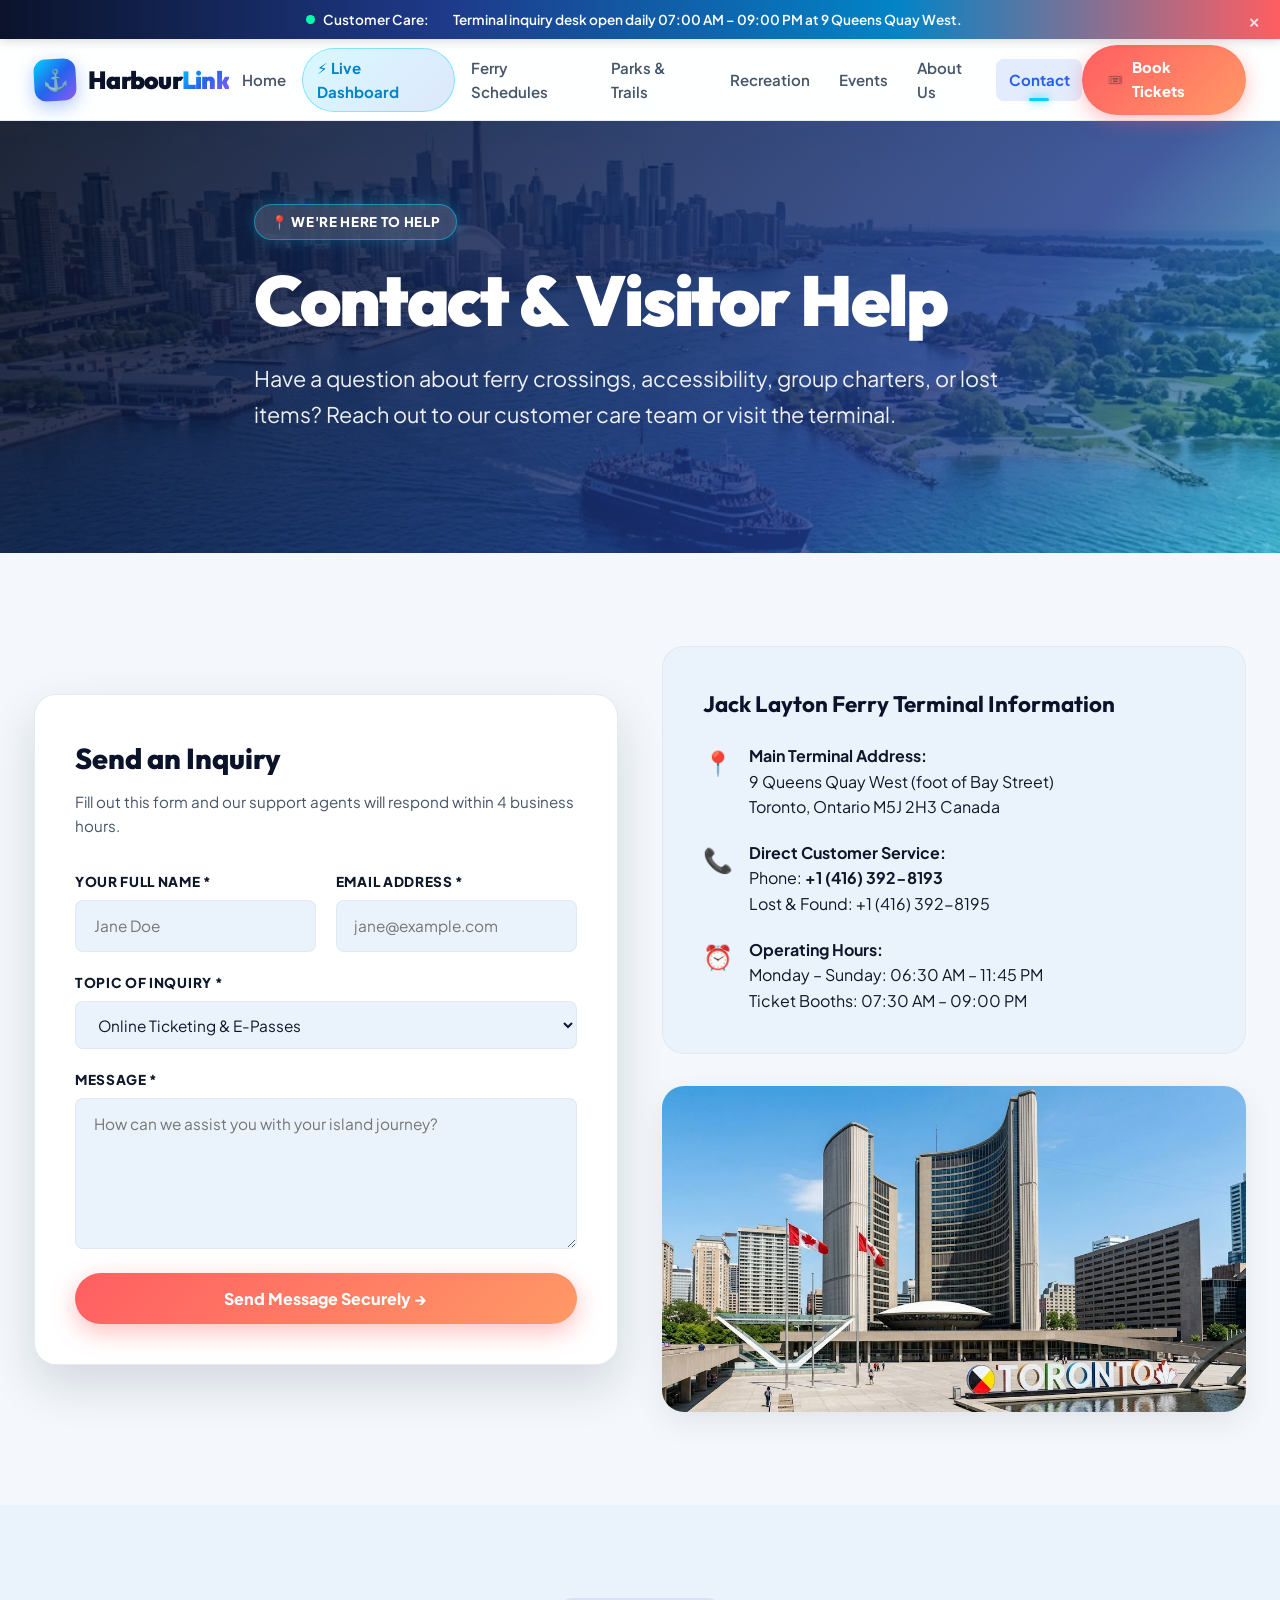
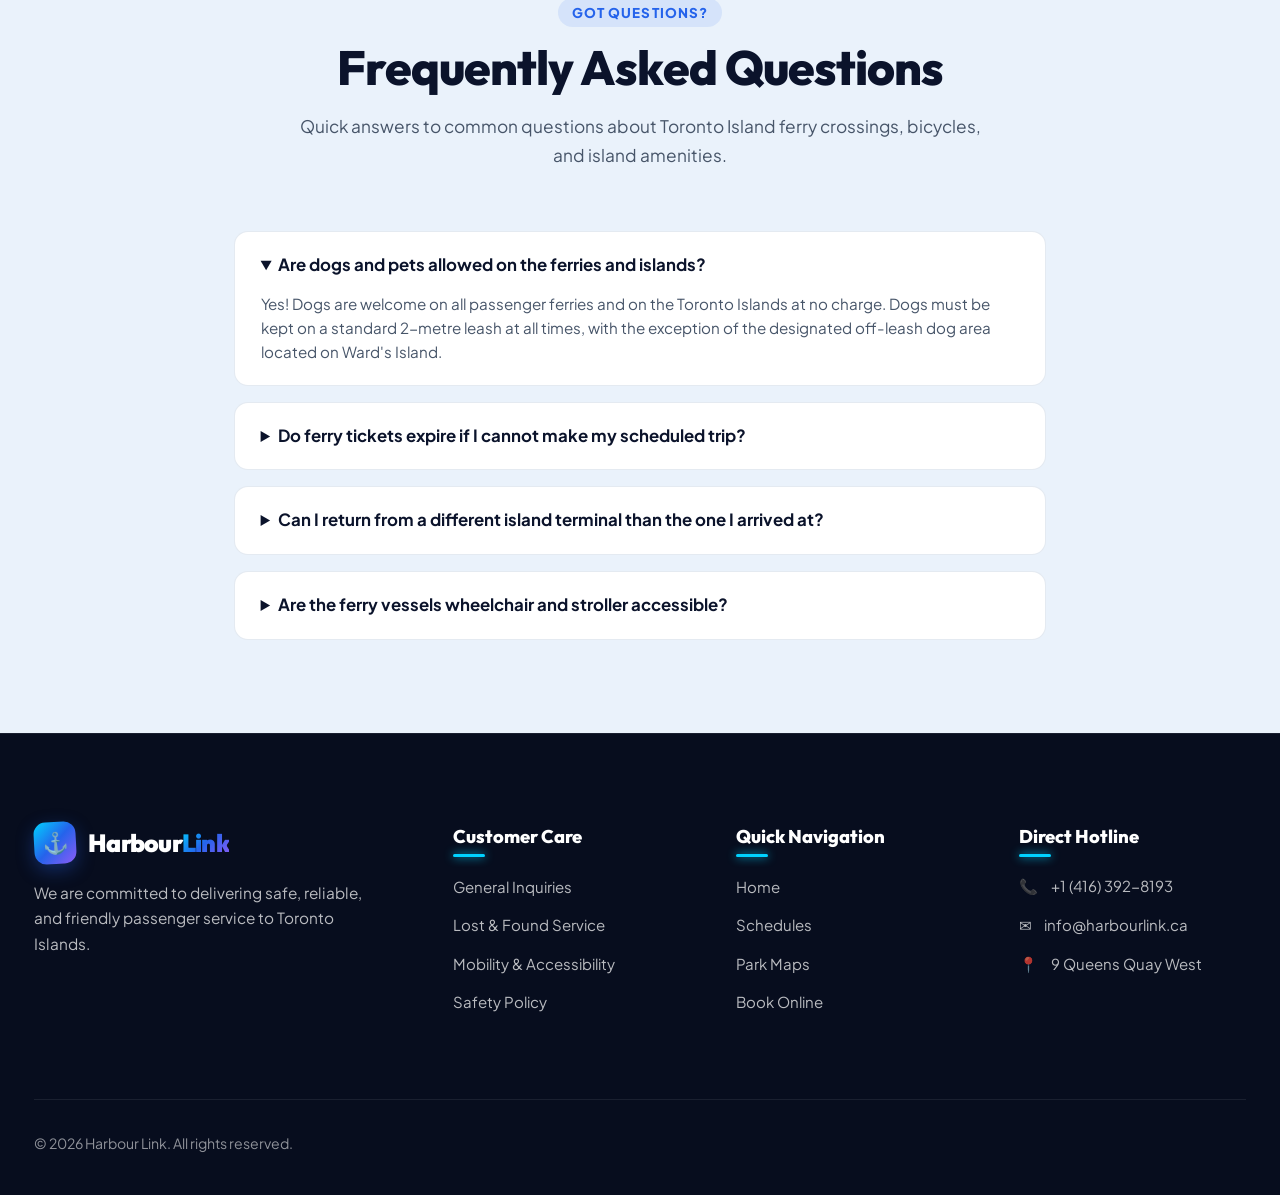
<file: contact.html>
<!DOCTYPE html>
<html lang="en">
<head>
  <meta charset="UTF-8">
  <meta name="viewport" content="width=device-width, initial-scale=1.0">
  <title>Contact & Terminal Info | Harbour Link Toronto</title>
  <meta name="description" content="Get directions to Jack Layton Ferry Terminal, customer service telephone numbers, lost and found inquiries, and answers to frequently asked questions.">
  <link rel="icon" type="image/svg+xml" href="images/favicon.svg">
  <link rel="stylesheet" href="css/style.css">
  <link rel="stylesheet" href="css/responsive.css">
</head>
<body>

  <!-- Top Status Bar -->
  <div class="status-bar">
    <div class="status-bar-content">
      <div class="status-indicator"><span class="pulse-dot"></span><span>Customer Care:</span></div>
      <span>Terminal inquiry desk open daily 07:00 AM – 09:00 PM at 9 Queens Quay West.</span>
    </div>
    <button class="status-close-btn" aria-label="Close status alert">&times;</button>
  </div>

  <!-- Navbar -->
  <header class="navbar">
    <div class="container nav-container">
      <a href="index.html" class="brand-logo">
        <div class="brand-logo-icon">⚓</div>
        <div>Harbour<span>Link</span></div>
      </a>

      <nav>
        <ul class="nav-links">
          <li class="nav-item"><a href="index.html" class="nav-link">Home</a></li>
          <li class="nav-item"><a href="dashboard.html" class="nav-link nav-dashboard-pill">⚡ Live Dashboard</a></li>
          <li class="nav-item"><a href="ferry.html" class="nav-link">Ferry Schedules</a></li>
          <li class="nav-item"><a href="parks.html" class="nav-link">Parks & Trails</a></li>
          <li class="nav-item"><a href="recreation.html" class="nav-link">Recreation</a></li>
          <li class="nav-item"><a href="events.html" class="nav-link">Events</a></li>
          <li class="nav-item"><a href="about.html" class="nav-link">About Us</a></li>
          <li class="nav-item"><a href="contact.html" class="nav-link active">Contact</a></li>
        </ul>
      </nav>

      <div class="nav-actions">
        <a href="booking.html" class="btn-book-nav">
          <span>🎟️</span>
          <span>Book Tickets</span>
        </a>
        <button class="menu-toggle" aria-label="Toggle navigation menu" aria-expanded="false">
          <span></span>
          <span></span>
          <span></span>
        </button>
      </div>
    </div>
  </header>

  <main>
    <!-- Page Hero -->
    <section class="hero-page" style="background-image: url('images/t4.jpg');">
      <div class="container hero-content">
        <div class="badge-tag">📍 We're Here to Help</div>
        <h1 class="hero-title">Contact & Visitor Help</h1>
        <p class="hero-subtitle">
          Have a question about ferry crossings, accessibility, group charters, or lost items? Reach out to our customer care team or visit the terminal.
        </p>
      </div>
    </section>

    <!-- Contact Details & Interactive Form -->
    <section class="section">
      <div class="container">
        <div class="grid-2">
          
          <!-- Contact Form -->
          <div style="background: var(--bg-surface); padding: 2.5rem; border-radius: var(--radius-lg); border: 1px solid var(--border-light); box-shadow: var(--shadow-lg);">
            <h2 style="font-family: var(--font-heading); font-size: 1.8rem; font-weight: 800; color: var(--primary); margin-bottom: 0.6rem;">
              Send an Inquiry
            </h2>
            <p style="color: var(--text-secondary); font-size: 0.95rem; margin-bottom: 2rem;">
              Fill out this form and our support agents will respond within 4 business hours.
            </p>

            <form id="contact-form">
              <div style="display: grid; grid-template-columns: repeat(auto-fit, minmax(200px, 1fr)); gap: 1.25rem; margin-bottom: 1.25rem;">
                <div class="form-group">
                  <label class="form-label" for="cf-name">Your Full Name *</label>
                  <input type="text" class="form-control" id="cf-name" placeholder="Jane Doe" required>
                </div>
                <div class="form-group">
                  <label class="form-label" for="cf-email">Email Address *</label>
                  <input type="email" class="form-control" id="cf-email" placeholder="jane@example.com" required>
                </div>
              </div>

              <div class="form-group" style="margin-bottom: 1.25rem;">
                <label class="form-label" for="cf-subject">Topic of Inquiry *</label>
                <select class="form-control" id="cf-subject">
                  <option value="tickets">Online Ticketing & E-Passes</option>
                  <option value="charters">Group Bookings & Private Ferry Charters</option>
                  <option value="accessibility">Accessibility & Special Assistance</option>
                  <option value="lostfound">Lost & Found Property</option>
                  <option value="other">General Inquiries & Feedback</option>
                </select>
              </div>

              <div class="form-group" style="margin-bottom: 1.5rem;">
                <label class="form-label" for="cf-message">Message *</label>
                <textarea class="form-control" id="cf-message" rows="5" placeholder="How can we assist you with your island journey?" required></textarea>
              </div>

              <button type="submit" class="btn btn-coral" style="width: 100%;">
                Send Message Securely →
              </button>
            </form>

            <div id="contact-success-msg" style="display: none; margin-top: 1.5rem; padding: 1.25rem; background: rgba(16, 185, 129, 0.12); border: 1px solid var(--success); border-radius: var(--radius-md); color: #065f46; font-size: 0.95rem;">
              ✓ <strong>Thank you!</strong> Your message has been received. A representative will contact you shortly. Reference ID: <strong id="inquiry-ref">HL-REQ-2041</strong>.
            </div>
          </div>

          <!-- Terminal Information & Map -->
          <div>
            <div style="background: var(--bg-alt); padding: 2.5rem; border-radius: var(--radius-lg); border: 1px solid var(--border-light); margin-bottom: 2rem;">
              <h3 style="font-family: var(--font-heading); font-size: 1.4rem; font-weight: 700; color: var(--primary); margin-bottom: 1.25rem;">
                Jack Layton Ferry Terminal Information
              </h3>

              <div style="display: flex; flex-direction: column; gap: 1.25rem;">
                <div style="display: flex; gap: 1rem;">
                  <div style="font-size: 1.5rem;">📍</div>
                  <div>
                    <strong>Main Terminal Address:</strong><br>
                    9 Queens Quay West (foot of Bay Street)<br>
                    Toronto, Ontario M5J 2H3 Canada
                  </div>
                </div>

                <div style="display: flex; gap: 1rem;">
                  <div style="font-size: 1.5rem;">📞</div>
                  <div>
                    <strong>Direct Customer Service:</strong><br>
                    Phone: <a href="tel:+14163928193" style="color: var(--accent-blue); font-weight: 700;">+1 (416) 392-8193</a><br>
                    Lost & Found: +1 (416) 392-8195
                  </div>
                </div>

                <div style="display: flex; gap: 1rem;">
                  <div style="font-size: 1.5rem;">⏰</div>
                  <div>
                    <strong>Operating Hours:</strong><br>
                    Monday – Sunday: 06:30 AM – 11:45 PM<br>
                    Ticket Booths: 07:30 AM – 09:00 PM
                  </div>
                </div>
              </div>
            </div>

            <!-- Visual Terminal Image Box -->
            <div style="border-radius: var(--radius-lg); overflow: hidden; box-shadow: var(--shadow-md);">
              <img src="images/toronto.jpg" alt="Toronto waterfront and ferry docks">
            </div>
          </div>

        </div>
      </div>
    </section>

    <!-- Frequently Asked Questions Accordion -->
    <section class="section section-alt">
      <div class="container" style="max-width: 860px;">
        <div class="section-header">
          <span class="section-tag">Got Questions?</span>
          <h2 class="section-title">Frequently Asked Questions</h2>
          <p class="section-desc">Quick answers to common questions about Toronto Island ferry crossings, bicycles, and island amenities.</p>
        </div>

        <div style="display: flex; flex-direction: column; gap: 1rem;">
          
          <details style="background: #fff; padding: 1.25rem 1.6rem; border-radius: var(--radius-md); border: 1px solid var(--border-light); cursor: pointer;" open>
            <summary style="font-weight: 700; font-size: 1.05rem; color: var(--primary);">
              Are dogs and pets allowed on the ferries and islands?
            </summary>
            <p style="margin-top: 0.8rem; color: var(--text-secondary); font-size: 0.95rem; line-height: 1.6;">
              Yes! Dogs are welcome on all passenger ferries and on the Toronto Islands at no charge. Dogs must be kept on a standard 2-metre leash at all times, with the exception of the designated off-leash dog area located on Ward's Island.
            </p>
          </details>

          <details style="background: #fff; padding: 1.25rem 1.6rem; border-radius: var(--radius-md); border: 1px solid var(--border-light); cursor: pointer;">
            <summary style="font-weight: 700; font-size: 1.05rem; color: var(--primary);">
              Do ferry tickets expire if I cannot make my scheduled trip?
            </summary>
            <p style="margin-top: 0.8rem; color: var(--text-secondary); font-size: 0.95rem; line-height: 1.6;">
              No! Tickets purchased online through Harbour Link are flexible round-trip passes valid for any sailing on your booked date. If weather disrupts your plans, passes may be redeemed on any subsequent day during the active operating season.
            </p>
          </details>

          <details style="background: #fff; padding: 1.25rem 1.6rem; border-radius: var(--radius-md); border: 1px solid var(--border-light); cursor: pointer;">
            <summary style="font-weight: 700; font-size: 1.05rem; color: var(--primary);">
              Can I return from a different island terminal than the one I arrived at?
            </summary>
            <p style="margin-top: 0.8rem; color: var(--text-secondary); font-size: 0.95rem; line-height: 1.6;">
              Yes, absolutely! All three island docks (Centre Island, Ward's Island, and Hanlan's Point) are connected by paved walking and cycling trails. Your return trip is free and valid from any of the three island docks back to Jack Layton Ferry Terminal.
            </p>
          </details>

          <details style="background: #fff; padding: 1.25rem 1.6rem; border-radius: var(--radius-md); border: 1px solid var(--border-light); cursor: pointer;">
            <summary style="font-weight: 700; font-size: 1.05rem; color: var(--primary);">
              Are the ferry vessels wheelchair and stroller accessible?
            </summary>
            <p style="margin-top: 0.8rem; color: var(--text-secondary); font-size: 0.95rem; line-height: 1.6;">
              Yes. Jack Layton Ferry Terminal and all island docks feature level ramp boarding systems. All mainline vessels offer dedicated main deck spaces for wheelchairs, mobility scooters, and strollers.
            </p>
          </details>

        </div>
      </div>
    </section>
  </main>

  <!-- Footer -->
  <footer class="footer">
    <div class="container">
      <div class="footer-grid">
        <div class="footer-brand">
          <a href="index.html" class="brand-logo" style="color: #fff;">
            <div class="brand-logo-icon">⚓</div>
            <div>Harbour<span>Link</span></div>
          </a>
          <p>We are committed to delivering safe, reliable, and friendly passenger service to Toronto Islands.</p>
        </div>
        <div class="footer-col">
          <h4>Customer Care</h4>
          <ul class="footer-links">
            <li><a href="contact.html">General Inquiries</a></li>
            <li><a href="contact.html">Lost & Found Service</a></li>
            <li><a href="ferry.html#accessibility">Mobility & Accessibility</a></li>
            <li><a href="about.html">Safety Policy</a></li>
          </ul>
        </div>
        <div class="footer-col">
          <h4>Quick Navigation</h4>
          <ul class="footer-links">
            <li><a href="index.html">Home</a></li>
            <li><a href="ferry.html">Schedules</a></li>
            <li><a href="parks.html">Park Maps</a></li>
            <li><a href="booking.html">Book Online</a></li>
          </ul>
        </div>
        <div class="footer-col">
          <h4>Direct Hotline</h4>
          <div class="footer-contact-item"><span>📞</span><span>+1 (416) 392-8193</span></div>
          <div class="footer-contact-item"><span>✉️</span><span>info@harbourlink.ca</span></div>
          <div class="footer-contact-item"><span>📍</span><span>9 Queens Quay West</span></div>
        </div>
      </div>
      <div class="footer-bottom">
        <div>&copy; <span id="current-year"></span> Harbour Link. All rights reserved.</div>
      </div>
    </div>
  </footer>

  <button class="btn-back-to-top" aria-label="Back to top">↑</button>

  <script src="js/main.js"></script>
  <script>
    // Handle interactive contact form submission
    const form = document.getElementById('contact-form');
    const successMsg = document.getElementById('contact-success-msg');
    const refCode = document.getElementById('inquiry-ref');

    form?.addEventListener('submit', (e) => {
      e.preventDefault();
      if (refCode) {
        refCode.textContent = 'HL-REQ-' + Math.floor(1000 + Math.random() * 9000);
      }
      form.style.display = 'none';
      if (successMsg) successMsg.style.display = 'block';
    });
  </script>
</body>
</html>
</file>
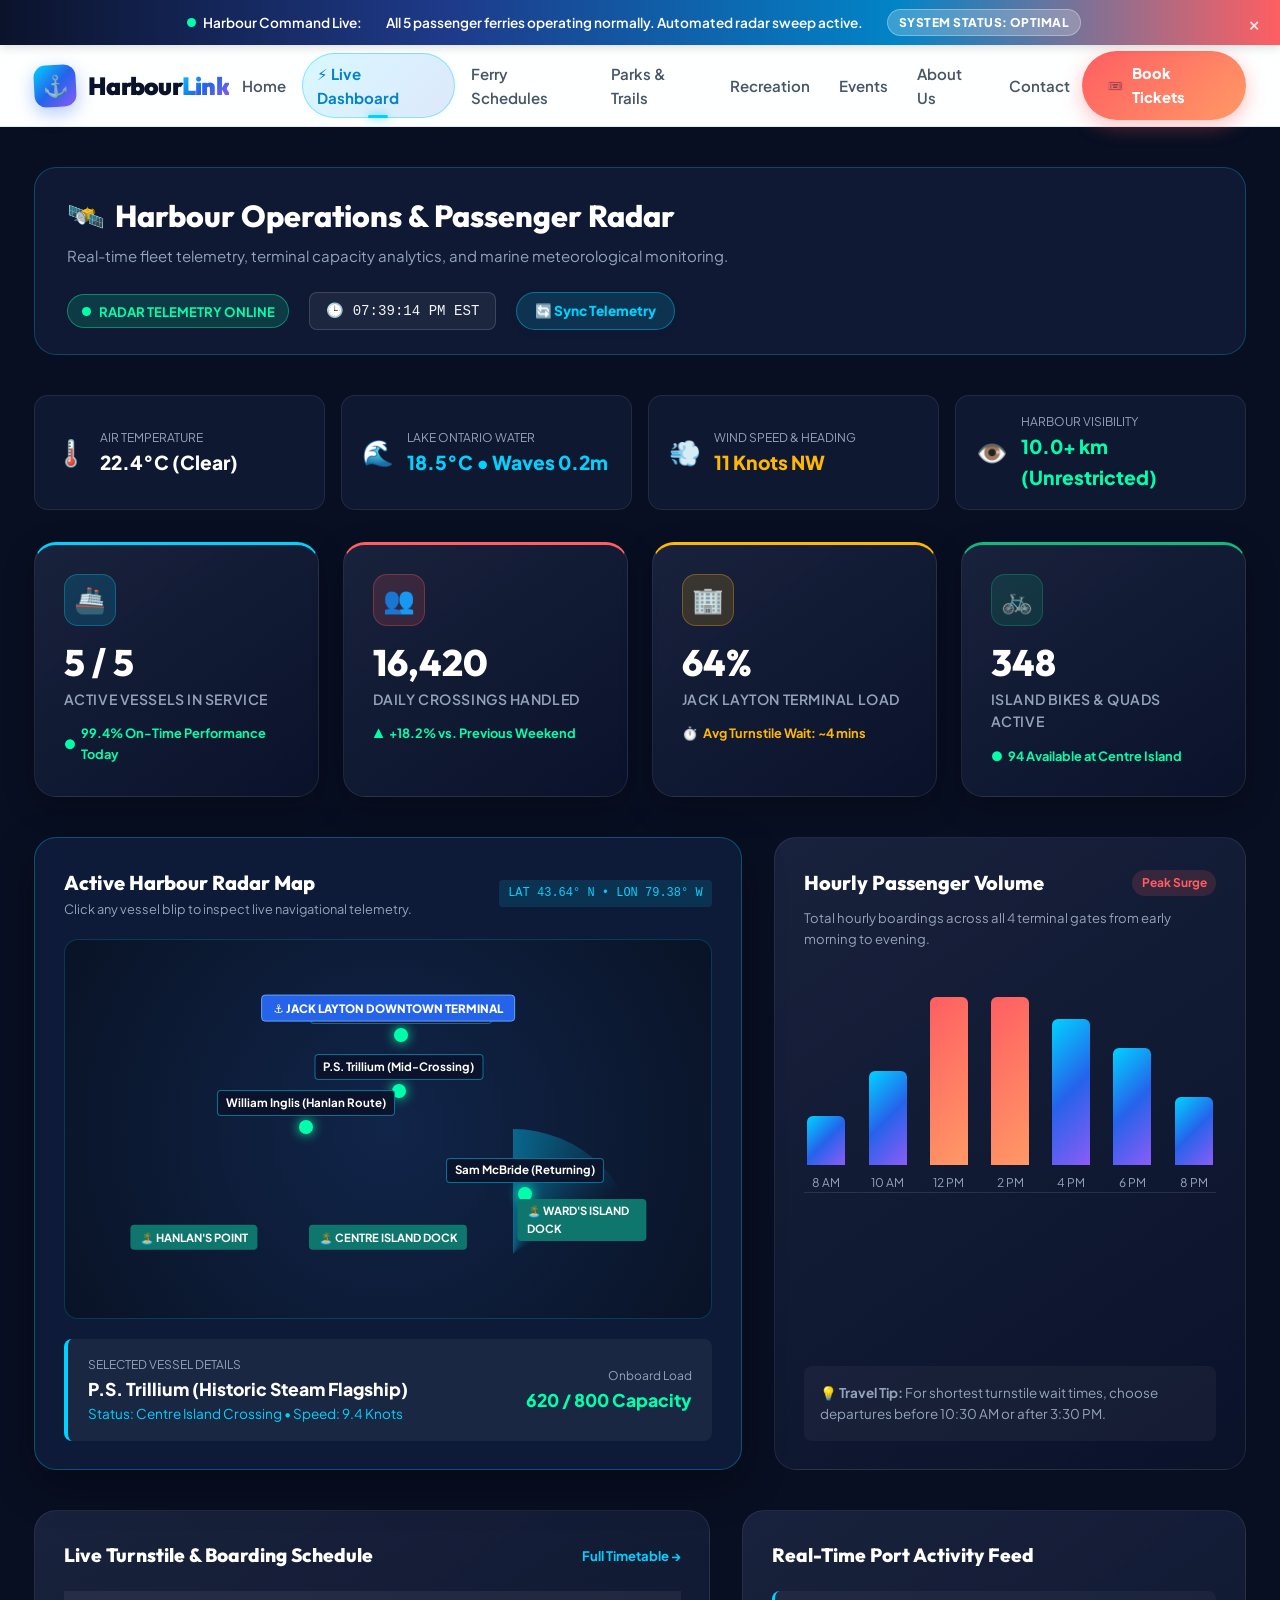
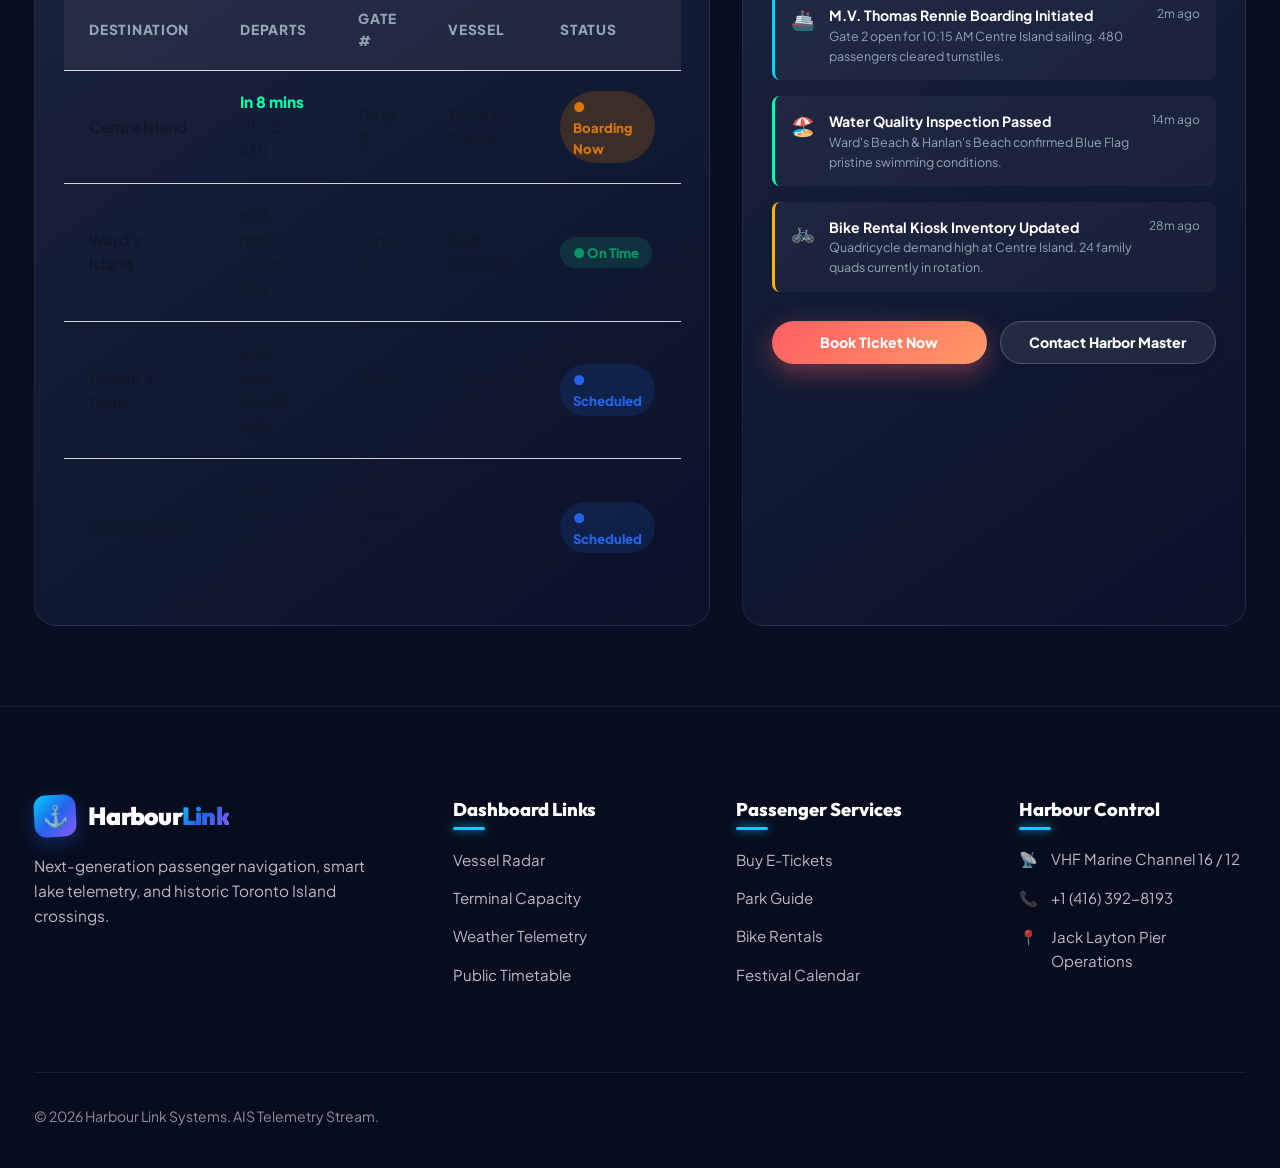
<file: dashboard.html>
<!DOCTYPE html>
<html lang="en">
<head>
  <meta charset="UTF-8">
  <meta name="viewport" content="width=device-width, initial-scale=1.0">
  <title>Live Operations & Passenger Dashboard | Harbour Link</title>
  <meta name="description" content="Real-time Toronto Island ferry operations dashboard. Live vessel radar, passenger volume analytics, terminal capacity, and marine weather telemetry.">
  <link rel="icon" type="image/svg+xml" href="images/favicon.svg">
  <link rel="stylesheet" href="css/style.css">
  <link rel="stylesheet" href="css/responsive.css">
</head>
<body>

  <!-- Top Status Bar -->
  <div class="status-bar">
    <div class="status-bar-content">
      <div class="status-indicator">
        <span class="pulse-dot"></span>
        <span>Harbour Command Live:</span>
      </div>
      <span>All 5 passenger ferries operating normally. Automated radar sweep active.</span>
      <span class="status-badge">System Status: Optimal</span>
    </div>
    <button class="status-close-btn" aria-label="Close status alert">&times;</button>
  </div>

  <!-- Navbar -->
  <header class="navbar">
    <div class="container nav-container">
      <a href="index.html" class="brand-logo">
        <div class="brand-logo-icon">⚓</div>
        <div>Harbour<span>Link</span></div>
      </a>

      <nav>
        <ul class="nav-links">
          <li class="nav-item"><a href="index.html" class="nav-link">Home</a></li>
          <li class="nav-item"><a href="dashboard.html" class="nav-link nav-dashboard-pill active">⚡ Live Dashboard</a></li>
          <li class="nav-item"><a href="ferry.html" class="nav-link">Ferry Schedules</a></li>
          <li class="nav-item"><a href="parks.html" class="nav-link">Parks & Trails</a></li>
          <li class="nav-item"><a href="recreation.html" class="nav-link">Recreation</a></li>
          <li class="nav-item"><a href="events.html" class="nav-link">Events</a></li>
          <li class="nav-item"><a href="about.html" class="nav-link">About Us</a></li>
          <li class="nav-item"><a href="contact.html" class="nav-link">Contact</a></li>
        </ul>
      </nav>

      <div class="nav-actions">
        <a href="booking.html" class="btn-book-nav">
          <span>🎟️</span>
          <span>Book Tickets</span>
        </a>
        <button class="menu-toggle" aria-label="Toggle navigation menu" aria-expanded="false">
          <span></span>
          <span></span>
          <span></span>
        </button>
      </div>
    </div>
  </header>

  <!-- Dashboard Main Workspace -->
  <main class="dashboard-wrapper">
    <div class="container">
      
      <!-- Dashboard Header Bar -->
      <div class="dashboard-header-bar">
        <div class="dash-title-group">
          <h1>
            <span>🛰️</span>
            <span>Harbour Operations & Passenger Radar</span>
          </h1>
          <p style="color: #94a3b8; font-size: 0.94rem; margin-top: 0.2rem;">
            Real-time fleet telemetry, terminal capacity analytics, and marine meteorological monitoring.
          </p>
        </div>

        <div style="display: flex; align-items: center; gap: 1.25rem; flex-wrap: wrap;">
          <div class="dash-telemetry-badge">
            <span class="pulse-dot"></span>
            <span>RADAR TELEMETRY ONLINE</span>
          </div>

          <div style="background: rgba(255,255,255,0.06); border: 1px solid rgba(255,255,255,0.15); padding: 0.4rem 1rem; border-radius: var(--radius-sm); font-size: 0.88rem; font-family: monospace;">
            🕒 <span id="dash-live-time">12:00:00 PM EST</span>
          </div>

          <button type="button" class="btn btn-secondary" id="btn-refresh-dash" style="padding: 0.45rem 1.1rem; font-size: 0.85rem; background: rgba(0, 210, 255, 0.15); color: #00d2ff; border-color: rgba(0, 210, 255, 0.4);">
            🔄 Sync Telemetry
          </button>
        </div>
      </div>

      <!-- Marine Environmental Ticker -->
      <div style="display: grid; grid-template-columns: repeat(auto-fit, minmax(200px, 1fr)); gap: 1rem; margin-bottom: 2rem;">
        <div style="background: rgba(19, 30, 60, 0.6); padding: 1rem 1.25rem; border-radius: var(--radius-md); border: 1px solid rgba(255,255,255,0.08); display: flex; align-items: center; gap: 0.8rem;">
          <span style="font-size: 1.6rem;">🌡️</span>
          <div>
            <div style="font-size: 0.75rem; color: #94a3b8; text-transform: uppercase;">Air Temperature</div>
            <div style="font-size: 1.2rem; font-weight: 800; color: #fff;">22.4°C (Clear)</div>
          </div>
        </div>

        <div style="background: rgba(19, 30, 60, 0.6); padding: 1rem 1.25rem; border-radius: var(--radius-md); border: 1px solid rgba(255,255,255,0.08); display: flex; align-items: center; gap: 0.8rem;">
          <span style="font-size: 1.6rem;">🌊</span>
          <div>
            <div style="font-size: 0.75rem; color: #94a3b8; text-transform: uppercase;">Lake Ontario Water</div>
            <div style="font-size: 1.2rem; font-weight: 800; color: #00d2ff;">18.5°C • Waves 0.2m</div>
          </div>
        </div>

        <div style="background: rgba(19, 30, 60, 0.6); padding: 1rem 1.25rem; border-radius: var(--radius-md); border: 1px solid rgba(255,255,255,0.08); display: flex; align-items: center; gap: 0.8rem;">
          <span style="font-size: 1.6rem;">💨</span>
          <div>
            <div style="font-size: 0.75rem; color: #94a3b8; text-transform: uppercase;">Wind Speed & Heading</div>
            <div style="font-size: 1.2rem; font-weight: 800; color: #ffb703;">11 Knots NW</div>
          </div>
        </div>

        <div style="background: rgba(19, 30, 60, 0.6); padding: 1rem 1.25rem; border-radius: var(--radius-md); border: 1px solid rgba(255,255,255,0.08); display: flex; align-items: center; gap: 0.8rem;">
          <span style="font-size: 1.6rem;">👁️</span>
          <div>
            <div style="font-size: 0.75rem; color: #94a3b8; text-transform: uppercase;">Harbour Visibility</div>
            <div style="font-size: 1.2rem; font-weight: 800; color: #00ffaa;">10.0+ km (Unrestricted)</div>
          </div>
        </div>
      </div>

      <!-- 4 Vibrant KPI Metric Cards -->
      <div class="dash-kpi-grid">
        
        <!-- KPI 1 -->
        <div class="dash-kpi-card" style="border-top: 3px solid #00d2ff;">
          <div class="kpi-icon-wrap kpi-icon-cyan">🚢</div>
          <div class="kpi-value" id="kpi-vessels">5 / 5</div>
          <div class="kpi-label">Active Vessels In Service</div>
          <div class="kpi-trend trend-up">
            <span>●</span> 99.4% On-Time Performance Today
          </div>
        </div>

        <!-- KPI 2 -->
        <div class="dash-kpi-card" style="border-top: 3px solid #ff5e62;">
          <div class="kpi-icon-wrap kpi-icon-coral">👥</div>
          <div class="kpi-value" id="kpi-passengers">16,420</div>
          <div class="kpi-label">Daily Crossings Handled</div>
          <div class="kpi-trend trend-up">
            <span>▲</span> +18.2% vs. Previous Weekend
          </div>
        </div>

        <!-- KPI 3 -->
        <div class="dash-kpi-card" style="border-top: 3px solid #ffb703;">
          <div class="kpi-icon-wrap kpi-icon-gold">🏢</div>
          <div class="kpi-value" id="kpi-capacity">64%</div>
          <div class="kpi-label">Jack Layton Terminal Load</div>
          <div class="kpi-trend trend-alert">
            <span>⏱️</span> Avg Turnstile Wait: ~4 mins
          </div>
        </div>

        <!-- KPI 4 -->
        <div class="dash-kpi-card" style="border-top: 3px solid #10b981;">
          <div class="kpi-icon-wrap kpi-icon-emerald">🚲</div>
          <div class="kpi-value" id="kpi-bikes">348</div>
          <div class="kpi-label">Island Bikes & Quads Active</div>
          <div class="kpi-trend trend-up">
            <span>●</span> 94 Available at Centre Island
          </div>
        </div>

      </div>

      <!-- Central Visual Operations Grid -->
      <div style="display: grid; grid-template-columns: 1.5fr 1fr; gap: 2rem; margin-bottom: 2.5rem;">
        
        <!-- Left: Live Simulated Radar Screen -->
        <div class="radar-panel">
          <div style="display: flex; justify-content: space-between; align-items: center; margin-bottom: 1.25rem;">
            <div>
              <h3 style="font-family: var(--font-heading); font-size: 1.25rem; font-weight: 800; color: #fff;">
                Active Harbour Radar Map
              </h3>
              <p style="font-size: 0.8rem; color: #94a3b8;">Click any vessel blip to inspect live navigational telemetry.</p>
            </div>
            <span style="font-size: 0.75rem; color: #00d2ff; background: rgba(0, 210, 255, 0.12); padding: 0.25rem 0.6rem; border-radius: 4px; font-family: monospace;">
              LAT 43.64° N • LON 79.38° W
            </span>
          </div>

          <!-- Radar Map Surface -->
          <div class="radar-map-svg" id="radar-screen">
            <div class="radar-sweep-line"></div>

            <!-- Mainland Dock Marker -->
            <div style="position: absolute; top: 18%; left: 50%; transform: translate(-50%, -50%); background: #2563eb; color: #fff; padding: 0.2rem 0.7rem; border-radius: 4px; font-size: 0.72rem; font-weight: 800; z-index: 5; border: 1px solid #60a5fa;">
              ⚓ JACK LAYTON DOWNTOWN TERMINAL
            </div>

            <!-- Island Dock Markers -->
            <div style="position: absolute; bottom: 15%; left: 20%; transform: translate(-50%, -50%); background: #0f766e; color: #fff; padding: 0.2rem 0.6rem; border-radius: 4px; font-size: 0.7rem; font-weight: 700; z-index: 5;">
              🏝️ HANLAN'S POINT
            </div>

            <div style="position: absolute; bottom: 15%; left: 50%; transform: translate(-50%, -50%); background: #0f766e; color: #fff; padding: 0.2rem 0.6rem; border-radius: 4px; font-size: 0.7rem; font-weight: 700; z-index: 5;">
              🏝️ CENTRE ISLAND DOCK
            </div>

            <div style="position: absolute; bottom: 15%; left: 80%; transform: translate(-50%, -50%); background: #0f766e; color: #fff; padding: 0.2rem 0.6rem; border-radius: 4px; font-size: 0.7rem; font-weight: 700; z-index: 5;">
              🏝️ WARD'S ISLAND DOCK
            </div>

            <!-- Animated Vessel Blips -->
            <div class="vessel-blip" id="vessel-trillium" data-name="P.S. Trillium (Mid-Crossing)" style="top: 48%; left: 47%;" onclick="showVesselDetails('P.S. Trillium', 'Centre Island Crossing', '9.4 Knots', '620 / 800 Passengers', 'Captain M. Henderson')"></div>

            <div class="vessel-blip" id="vessel-rennie" data-name="Thomas Rennie (Jack Layton)" style="top: 25%; left: 52%;" onclick="showVesselDetails('Thomas Rennie', 'Boarding at Gate 2', '0.0 Knots (Docked)', '780 / 1000 Passengers', 'Captain D. Vance')"></div>

            <div class="vessel-blip" id="vessel-mcbride" data-name="Sam McBride (Returning)" style="top: 55%; left: 74%;" onclick="showVesselDetails('Sam McBride', 'Returning to Jack Layton', '10.2 Knots', '430 / 1000 Passengers', 'Captain S. Lee')"></div>

            <div class="vessel-blip" id="vessel-inglis" data-name="William Inglis (Hanlan Route)" style="top: 42%; left: 28%;" onclick="showVesselDetails('William Inglis', 'En Route to Hanlans', '8.9 Knots', '310 / 900 Passengers', 'Captain R. Gomez')"></div>
          </div>

          <!-- Vessel Telemetry Pop-out -->
          <div id="vessel-telemetry-box" style="margin-top: 1.25rem; background: rgba(255,255,255,0.05); padding: 1rem 1.25rem; border-radius: var(--radius-sm); border-left: 4px solid var(--vivid-cyan); display: flex; align-items: center; justify-content: space-between; flex-wrap: wrap; gap: 1rem;">
            <div>
              <div style="font-size: 0.75rem; color: #94a3b8; text-transform: uppercase;">Selected Vessel Details</div>
              <div style="font-weight: 800; font-size: 1.1rem; color: #fff;" id="tel-vessel-name">P.S. Trillium (Historic Steam Flagship)</div>
              <div style="font-size: 0.85rem; color: #00d2ff;" id="tel-vessel-status">Status: Centre Island Crossing • Speed: 9.4 Knots</div>
            </div>
            <div style="text-align: right;">
              <div style="font-size: 0.75rem; color: #94a3b8;">Onboard Load</div>
              <div style="font-size: 1.1rem; font-weight: 800; color: #00ffaa;" id="tel-vessel-passengers">620 / 800 Capacity</div>
            </div>
          </div>
        </div>

        <!-- Right: Hourly Passenger Traffic Graph -->
        <div style="background: var(--grad-dark-card); border-radius: var(--radius-lg); border: 1px solid rgba(255,255,255,0.08); padding: 1.8rem; display: flex; flex-direction: column; justify-content: space-between;">
          <div>
            <div style="display: flex; justify-content: space-between; align-items: center; margin-bottom: 0.5rem;">
              <h3 style="font-family: var(--font-heading); font-size: 1.25rem; font-weight: 800; color: #fff;">
                Hourly Passenger Volume
              </h3>
              <span style="font-size: 0.75rem; background: rgba(255, 94, 98, 0.15); color: #ff5e62; padding: 0.2rem 0.6rem; border-radius: var(--radius-pill); font-weight: 700;">
                Peak Surge
              </span>
            </div>
            <p style="font-size: 0.82rem; color: #94a3b8; margin-bottom: 1.5rem;">
              Total hourly boardings across all 4 terminal gates from early morning to evening.
            </p>

            <!-- CSS Bar Chart -->
            <div class="chart-container">
              <div class="chart-bar-group">
                <div class="chart-bar" style="height: 25%;" title="08:00 AM - 640"></div>
                <span class="chart-bar-label">8 AM</span>
              </div>
              <div class="chart-bar-group">
                <div class="chart-bar" style="height: 48%;" title="10:00 AM - 1,420"></div>
                <span class="chart-bar-label">10 AM</span>
              </div>
              <div class="chart-bar-group">
                <div class="chart-bar" style="height: 90%; background: var(--grad-sunset);" title="12:00 PM - 2,890"></div>
                <span class="chart-bar-label">12 PM</span>
              </div>
              <div class="chart-bar-group">
                <div class="chart-bar" style="height: 100%; background: var(--grad-sunset);" title="02:00 PM - 3,150"></div>
                <span class="chart-bar-label">2 PM</span>
              </div>
              <div class="chart-bar-group">
                <div class="chart-bar" style="height: 75%;" title="04:00 PM - 2,410"></div>
                <span class="chart-bar-label">4 PM</span>
              </div>
              <div class="chart-bar-group">
                <div class="chart-bar" style="height: 60%;" title="06:00 PM - 1,980"></div>
                <span class="chart-bar-label">6 PM</span>
              </div>
              <div class="chart-bar-group">
                <div class="chart-bar" style="height: 35%;" title="08:00 PM - 1,120"></div>
                <span class="chart-bar-label">8 PM</span>
              </div>
            </div>
          </div>

          <div style="margin-top: 1.5rem; background: rgba(255,255,255,0.04); padding: 1rem; border-radius: var(--radius-sm); font-size: 0.84rem; color: #94a3b8;">
            💡 <strong>Travel Tip:</strong> For shortest turnstile wait times, choose departures before 10:30 AM or after 3:30 PM.
          </div>
        </div>

      </div>

      <!-- Live Departures Board & Activity Stream -->
      <div style="display: grid; grid-template-columns: 1.7fr 1.3fr; gap: 2rem;">
        
        <!-- Live Departures Board -->
        <div style="background: var(--grad-dark-card); border-radius: var(--radius-lg); border: 1px solid rgba(255,255,255,0.08); padding: 1.8rem;">
          <div style="display: flex; justify-content: space-between; align-items: center; margin-bottom: 1.25rem;">
            <h3 style="font-family: var(--font-heading); font-size: 1.2rem; font-weight: 800; color: #fff;">
              Live Turnstile & Boarding Schedule
            </h3>
            <a href="ferry.html" style="font-size: 0.82rem; color: #00d2ff; font-weight: 700;">Full Timetable →</a>
          </div>

          <div class="table-responsive">
            <table class="timetable" style="color: #fff;">
              <thead>
                <tr>
                  <th style="background: rgba(255,255,255,0.06); color: #94a3b8;">Destination</th>
                  <th style="background: rgba(255,255,255,0.06); color: #94a3b8;">Departs</th>
                  <th style="background: rgba(255,255,255,0.06); color: #94a3b8;">Gate #</th>
                  <th style="background: rgba(255,255,255,0.06); color: #94a3b8;">Vessel</th>
                  <th style="background: rgba(255,255,255,0.06); color: #94a3b8;">Status</th>
                </tr>
              </thead>
              <tbody>
                <tr>
                  <td><strong>Centre Island</strong></td>
                  <td><span style="color: #00ffaa; font-weight: 800;">In 8 mins</span> (10:15 AM)</td>
                  <td>Gate 2</td>
                  <td>Thomas Rennie</td>
                  <td><span class="status-tag status-boarding">● Boarding Now</span></td>
                </tr>
                <tr>
                  <td><strong>Ward's Island</strong></td>
                  <td>In 18 mins (10:25 AM)</td>
                  <td>Gate 1</td>
                  <td>Sam McBride</td>
                  <td><span class="status-tag status-ontime">● On Time</span></td>
                </tr>
                <tr>
                  <td><strong>Hanlan's Point</strong></td>
                  <td>In 32 mins (10:40 AM)</td>
                  <td>Gate 3</td>
                  <td>William Inglis</td>
                  <td><span class="status-tag status-scheduled">● Scheduled</span></td>
                </tr>
                <tr>
                  <td><strong>Centre Island</strong></td>
                  <td>In 45 mins (10:55 AM)</td>
                  <td>Gate 2</td>
                  <td>P.S. Trillium</td>
                  <td><span class="status-tag status-scheduled">● Scheduled</span></td>
                </tr>
              </tbody>
            </table>
          </div>
        </div>

        <!-- Port Activity Feed -->
        <div style="background: var(--grad-dark-card); border-radius: var(--radius-lg); border: 1px solid rgba(255,255,255,0.08); padding: 1.8rem;">
          <h3 style="font-family: var(--font-heading); font-size: 1.2rem; font-weight: 800; color: #fff; margin-bottom: 1.25rem;">
            Real-Time Port Activity Feed
          </h3>

          <div class="activity-feed-list">
            <div class="activity-item">
              <div style="font-size: 1.2rem;">🚢</div>
              <div style="flex-grow: 1;">
                <div style="font-size: 0.88rem; font-weight: 700; color: #fff;">M.V. Thomas Rennie Boarding Initiated</div>
                <div style="font-size: 0.78rem; color: #94a3b8;">Gate 2 open for 10:15 AM Centre Island sailing. 480 passengers cleared turnstiles.</div>
              </div>
              <span class="activity-time">2m ago</span>
            </div>

            <div class="activity-item" style="border-left-color: #00ffaa;">
              <div style="font-size: 1.2rem;">🏖️</div>
              <div style="flex-grow: 1;">
                <div style="font-size: 0.88rem; font-weight: 700; color: #fff;">Water Quality Inspection Passed</div>
                <div style="font-size: 0.78rem; color: #94a3b8;">Ward's Beach & Hanlan's Beach confirmed Blue Flag pristine swimming conditions.</div>
              </div>
              <span class="activity-time">14m ago</span>
            </div>

            <div class="activity-item" style="border-left-color: #ffb703;">
              <div style="font-size: 1.2rem;">🚲</div>
              <div style="flex-grow: 1;">
                <div style="font-size: 0.88rem; font-weight: 700; color: #fff;">Bike Rental Kiosk Inventory Updated</div>
                <div style="font-size: 0.78rem; color: #94a3b8;">Quadricycle demand high at Centre Island. 24 family quads currently in rotation.</div>
              </div>
              <span class="activity-time">28m ago</span>
            </div>
          </div>

          <div style="margin-top: 1.8rem; display: flex; gap: 0.8rem;">
            <a href="booking.html" class="btn btn-coral" style="flex: 1; padding: 0.6rem 1rem; font-size: 0.88rem;">Book Ticket Now</a>
            <a href="contact.html" class="btn btn-secondary" style="flex: 1; padding: 0.6rem 1rem; font-size: 0.88rem; background: rgba(255,255,255,0.08); color: #fff; border-color: rgba(255,255,255,0.2);">Contact Harbor Master</a>
          </div>
        </div>

      </div>

    </div>
  </main>

  <!-- Footer -->
  <footer class="footer">
    <div class="container">
      <div class="footer-grid">
        <div class="footer-brand">
          <a href="index.html" class="brand-logo" style="color: #fff;">
            <div class="brand-logo-icon">⚓</div>
            <div>Harbour<span>Link</span></div>
          </a>
          <p>Next-generation passenger navigation, smart lake telemetry, and historic Toronto Island crossings.</p>
        </div>
        <div class="footer-col">
          <h4>Dashboard Links</h4>
          <ul class="footer-links">
            <li><a href="dashboard.html">Vessel Radar</a></li>
            <li><a href="dashboard.html">Terminal Capacity</a></li>
            <li><a href="dashboard.html">Weather Telemetry</a></li>
            <li><a href="ferry.html">Public Timetable</a></li>
          </ul>
        </div>
        <div class="footer-col">
          <h4>Passenger Services</h4>
          <ul class="footer-links">
            <li><a href="booking.html">Buy E-Tickets</a></li>
            <li><a href="parks.html">Park Guide</a></li>
            <li><a href="recreation.html">Bike Rentals</a></li>
            <li><a href="events.html">Festival Calendar</a></li>
          </ul>
        </div>
        <div class="footer-col">
          <h4>Harbour Control</h4>
          <div class="footer-contact-item"><span>📡</span><span>VHF Marine Channel 16 / 12</span></div>
          <div class="footer-contact-item"><span>📞</span><span>+1 (416) 392-8193</span></div>
          <div class="footer-contact-item"><span>📍</span><span>Jack Layton Pier Operations</span></div>
        </div>
      </div>
      <div class="footer-bottom">
        <div>&copy; <span id="current-year"></span> Harbour Link Systems. AIS Telemetry Stream.</div>
      </div>
    </div>
  </footer>

  <button class="btn-back-to-top" aria-label="Back to top">↑</button>

  <script src="js/main.js"></script>
  <script src="js/dashboard.js"></script>
</body>
</html>
</file>
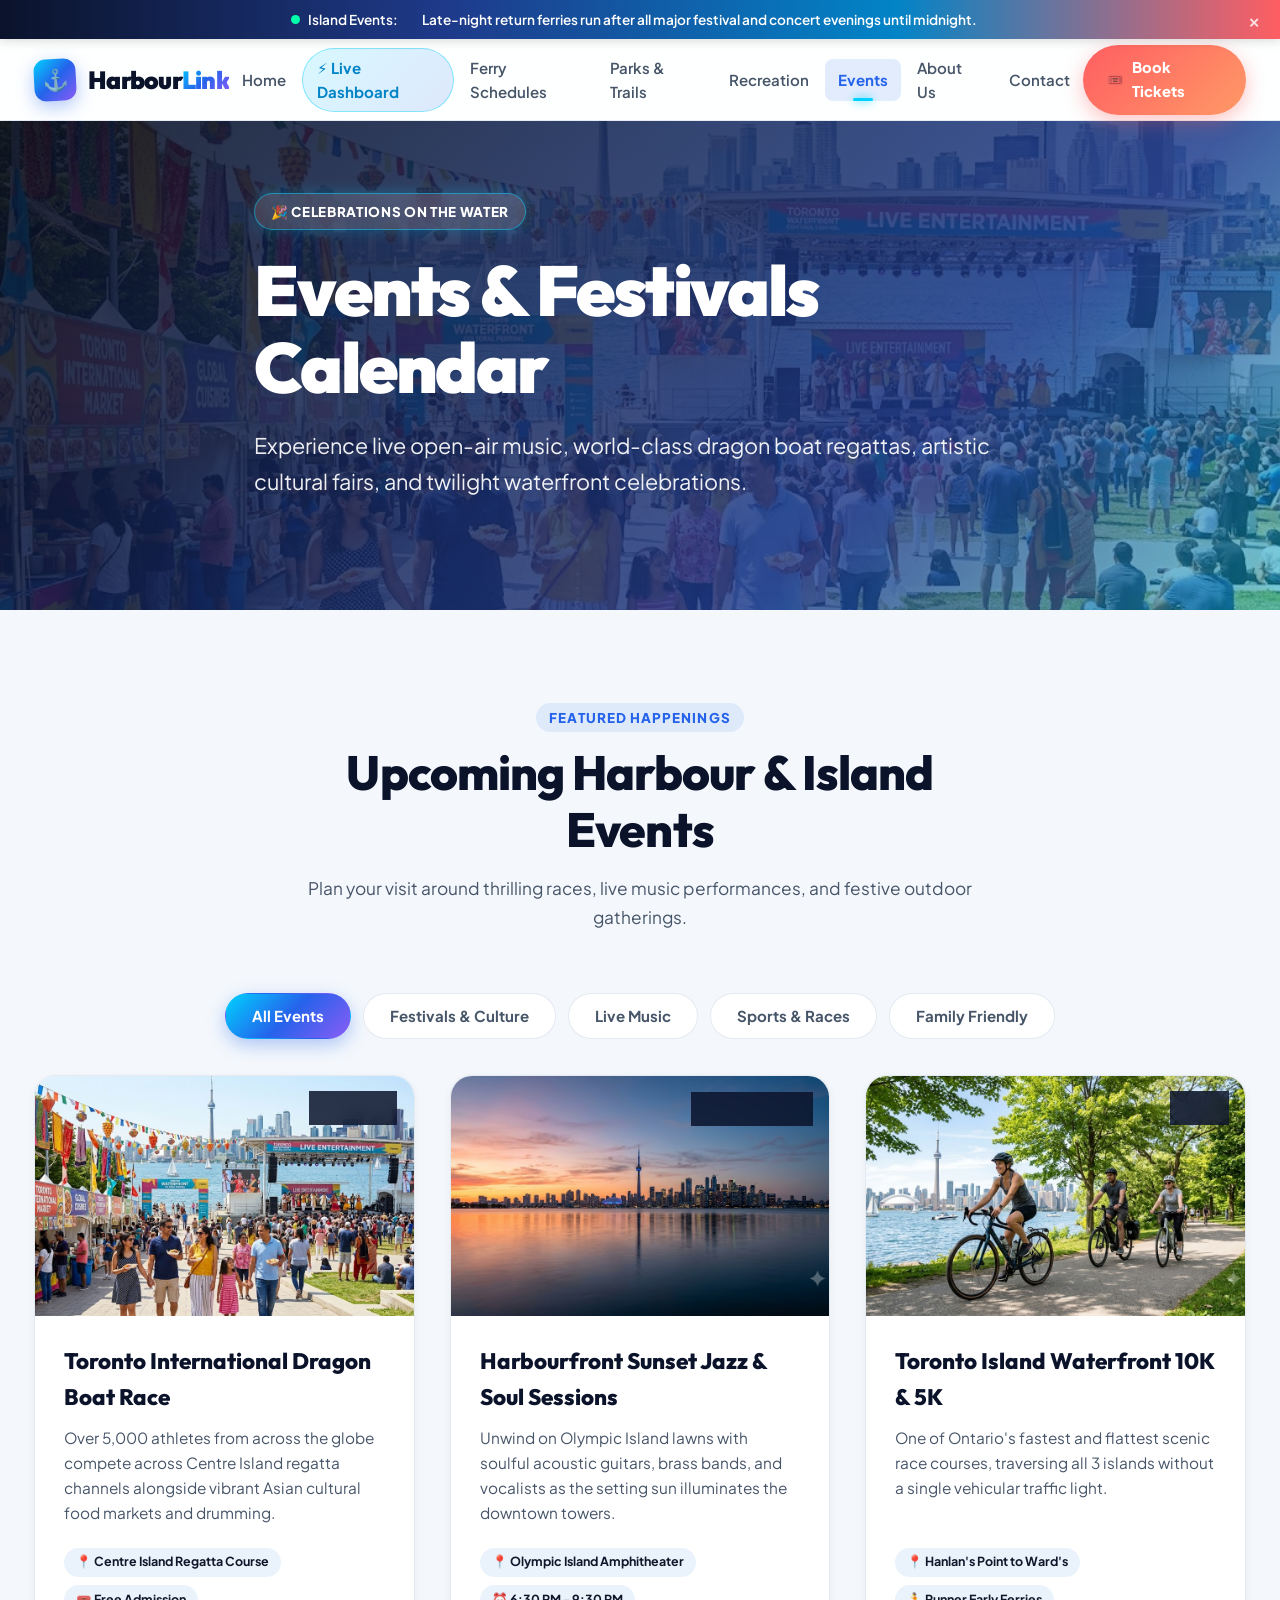
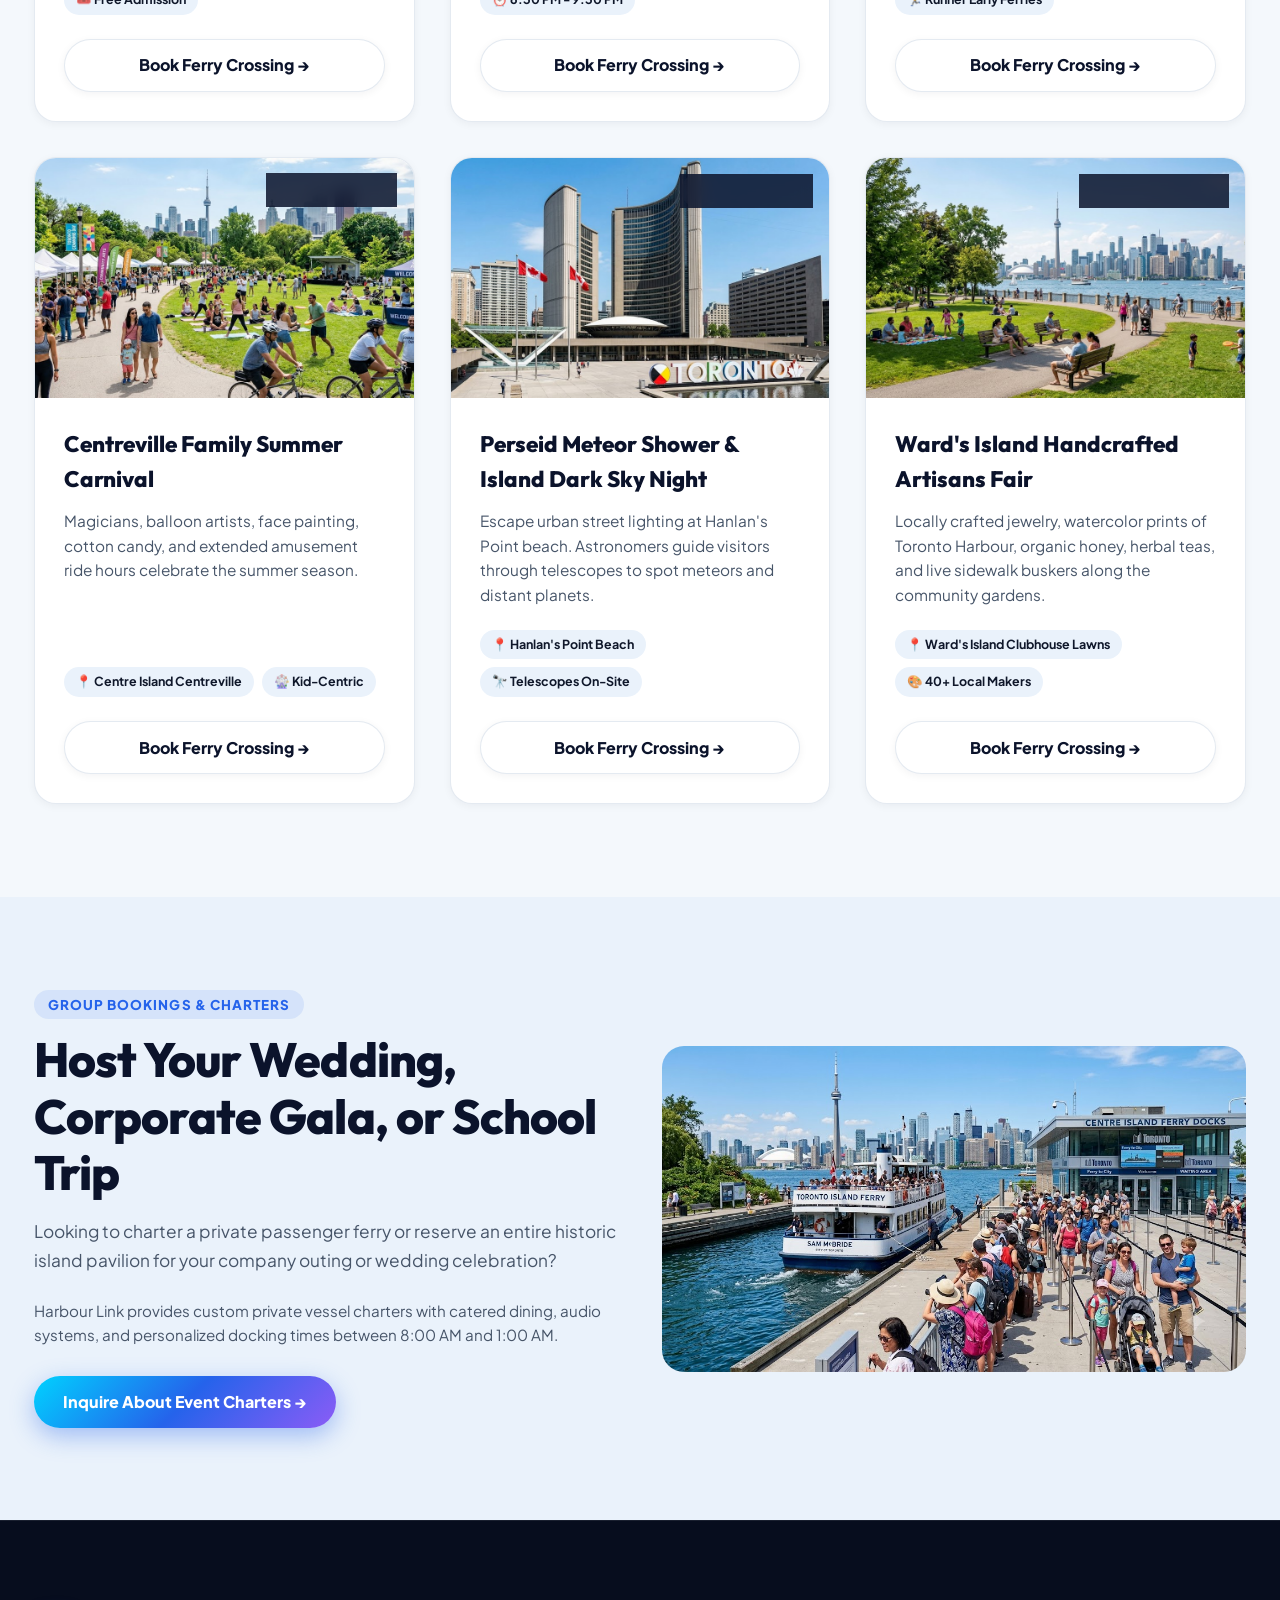
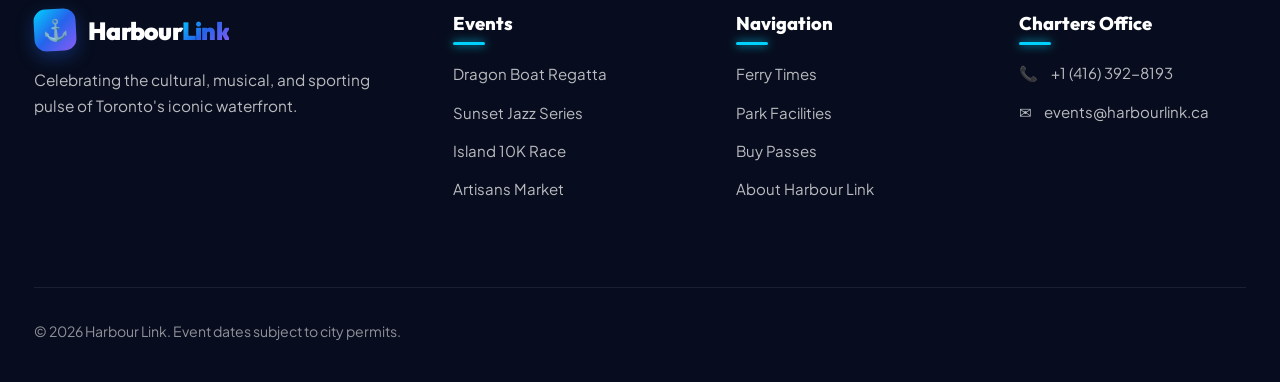
<file: events.html>
<!DOCTYPE html>
<html lang="en">
<head>
  <meta charset="UTF-8">
  <meta name="viewport" content="width=device-width, initial-scale=1.0">
  <title>Toronto Island Events & Festivals | Harbour Link</title>
  <meta name="description" content="Explore festivals, dragon boat races, outdoor concerts, and seasonal celebrations across Toronto Harbour and the Islands.">
  <link rel="icon" type="image/svg+xml" href="images/favicon.svg">
  <link rel="stylesheet" href="css/style.css">
  <link rel="stylesheet" href="css/responsive.css">
</head>
<body>

  <!-- Top Status Bar -->
  <div class="status-bar">
    <div class="status-bar-content">
      <div class="status-indicator"><span class="pulse-dot"></span><span>Island Events:</span></div>
      <span>Late-night return ferries run after all major festival and concert evenings until midnight.</span>
    </div>
    <button class="status-close-btn" aria-label="Close status alert">&times;</button>
  </div>

  <!-- Navbar -->
  <header class="navbar">
    <div class="container nav-container">
      <a href="index.html" class="brand-logo">
        <div class="brand-logo-icon">⚓</div>
        <div>Harbour<span>Link</span></div>
      </a>

      <nav>
        <ul class="nav-links">
          <li class="nav-item"><a href="index.html" class="nav-link">Home</a></li>
          <li class="nav-item"><a href="dashboard.html" class="nav-link nav-dashboard-pill">⚡ Live Dashboard</a></li>
          <li class="nav-item"><a href="ferry.html" class="nav-link">Ferry Schedules</a></li>
          <li class="nav-item"><a href="parks.html" class="nav-link">Parks & Trails</a></li>
          <li class="nav-item"><a href="recreation.html" class="nav-link">Recreation</a></li>
          <li class="nav-item"><a href="events.html" class="nav-link active">Events</a></li>
          <li class="nav-item"><a href="about.html" class="nav-link">About Us</a></li>
          <li class="nav-item"><a href="contact.html" class="nav-link">Contact</a></li>
        </ul>
      </nav>

      <div class="nav-actions">
        <a href="booking.html" class="btn-book-nav">
          <span>🎟️</span>
          <span>Book Tickets</span>
        </a>
        <button class="menu-toggle" aria-label="Toggle navigation menu" aria-expanded="false">
          <span></span>
          <span></span>
          <span></span>
        </button>
      </div>
    </div>
  </header>

  <main>
    <!-- Page Hero -->
    <section class="hero-page" style="background-image: url('images/festival.jpg');">
      <div class="container hero-content">
        <div class="badge-tag">🎉 Celebrations on the Water</div>
        <h1 class="hero-title">Events & Festivals Calendar</h1>
        <p class="hero-subtitle">
          Experience live open-air music, world-class dragon boat regattas, artistic cultural fairs, and twilight waterfront celebrations.
        </p>
      </div>
    </section>

    <!-- Interactive Event Filters -->
    <section class="section">
      <div class="container">
        <div class="section-header">
          <span class="section-tag">Featured Happenings</span>
          <h2 class="section-title">Upcoming Harbour & Island Events</h2>
          <p class="section-desc">Plan your visit around thrilling races, live music performances, and festive outdoor gatherings.</p>
        </div>

        <div class="schedule-filter-tabs">
          <button class="filter-tab filter-pill-btn active" data-filter="all">All Events</button>
          <button class="filter-tab filter-pill-btn" data-filter="festivals">Festivals & Culture</button>
          <button class="filter-tab filter-pill-btn" data-filter="music">Live Music</button>
          <button class="filter-tab filter-pill-btn" data-filter="sports">Sports & Races</button>
          <button class="filter-tab filter-pill-btn" data-filter="family">Family Friendly</button>
        </div>

        <div class="grid-3" id="events-grid">
          <!-- Event 1: Dragon Boat -->
          <article class="card-destination filterable-item" data-category="festivals sports">
            <div class="card-image-wrap">
              <img src="images/festival.jpg" alt="Toronto International Dragon Boat Festival">
              <span class="card-badge">Jun 19 - 21</span>
            </div>
            <div class="card-body">
              <h3 class="card-title">Toronto International Dragon Boat Race</h3>
              <p class="card-text">
                Over 5,000 athletes from across the globe compete across Centre Island regatta channels alongside vibrant Asian cultural food markets and drumming.
              </p>
              <div class="card-meta-list">
                <span class="meta-chip">📍 Centre Island Regatta Course</span>
                <span class="meta-chip">🎟️ Free Admission</span>
              </div>
              <a href="booking.html?destination=centre" class="btn btn-secondary">Book Ferry Crossing →</a>
            </div>
          </article>

          <!-- Event 2: Sunset Jazz -->
          <article class="card-destination filterable-item" data-category="music festivals">
            <div class="card-image-wrap">
              <img src="images/last.jpg" alt="Sunset jazz series on island waterfront">
              <span class="card-badge">Every Saturday</span>
            </div>
            <div class="card-body">
              <h3 class="card-title">Harbourfront Sunset Jazz & Soul Sessions</h3>
              <p class="card-text">
                Unwind on Olympic Island lawns with soulful acoustic guitars, brass bands, and vocalists as the setting sun illuminates the downtown towers.
              </p>
              <div class="card-meta-list">
                <span class="meta-chip">📍 Olympic Island Amphitheater</span>
                <span class="meta-chip">⏰ 6:30 PM - 9:30 PM</span>
              </div>
              <a href="booking.html?destination=centre" class="btn btn-secondary">Book Ferry Crossing →</a>
            </div>
          </article>

          <!-- Event 3: Island 10K Run -->
          <article class="card-destination filterable-item" data-category="sports">
            <div class="card-image-wrap">
              <img src="images/cycling.jpg" alt="Waterfront marathon and 10k run">
              <span class="card-badge">Jul 12</span>
            </div>
            <div class="card-body">
              <h3 class="card-title">Toronto Island Waterfront 10K & 5K</h3>
              <p class="card-text">
                One of Ontario's fastest and flattest scenic race courses, traversing all 3 islands without a single vehicular traffic light.
              </p>
              <div class="card-meta-list">
                <span class="meta-chip">📍 Hanlan's Point to Ward's</span>
                <span class="meta-chip">🏃 Runner Early Ferries</span>
              </div>
              <a href="booking.html?destination=hanlans" class="btn btn-secondary">Book Ferry Crossing →</a>
            </div>
          </article>

          <!-- Event 4: Centreville Carnival -->
          <article class="card-destination filterable-item" data-category="family festivals">
            <div class="card-image-wrap">
              <img src="images/ce.jpg" alt="Centreville theme park carnival">
              <span class="card-badge">All Summer Long</span>
            </div>
            <div class="card-body">
              <h3 class="card-title">Centreville Family Summer Carnival</h3>
              <p class="card-text">
                Magicians, balloon artists, face painting, cotton candy, and extended amusement ride hours celebrate the summer season.
              </p>
              <div class="card-meta-list">
                <span class="meta-chip">📍 Centre Island Centreville</span>
                <span class="meta-chip">🎡 Kid-Centric</span>
              </div>
              <a href="booking.html?destination=centre" class="btn btn-secondary">Book Ferry Crossing →</a>
            </div>
          </article>

          <!-- Event 5: Stargazing Night -->
          <article class="card-destination filterable-item" data-category="family">
            <div class="card-image-wrap">
              <img src="images/toronto.jpg" alt="Stargazing across Toronto skyline">
              <span class="card-badge">Aug 14 (Perseids)</span>
            </div>
            <div class="card-body">
              <h3 class="card-title">Perseid Meteor Shower & Island Dark Sky Night</h3>
              <p class="card-text">
                Escape urban street lighting at Hanlan's Point beach. Astronomers guide visitors through telescopes to spot meteors and distant planets.
              </p>
              <div class="card-meta-list">
                <span class="meta-chip">📍 Hanlan's Point Beach</span>
                <span class="meta-chip">🔭 Telescopes On-Site</span>
              </div>
              <a href="booking.html?destination=hanlans" class="btn btn-secondary">Book Ferry Crossing →</a>
            </div>
          </article>

          <!-- Event 6: Island Artisans Market -->
          <article class="card-destination filterable-item" data-category="festivals family">
            <div class="card-image-wrap">
              <img src="images/tp.jpg" alt="Artisans fair on Ward's Island">
              <span class="card-badge">Sundays Bi-Weekly</span>
            </div>
            <div class="card-body">
              <h3 class="card-title">Ward's Island Handcrafted Artisans Fair</h3>
              <p class="card-text">
                Locally crafted jewelry, watercolor prints of Toronto Harbour, organic honey, herbal teas, and live sidewalk buskers along the community gardens.
              </p>
              <div class="card-meta-list">
                <span class="meta-chip">📍 Ward's Island Clubhouse Lawns</span>
                <span class="meta-chip">🎨 40+ Local Makers</span>
              </div>
              <a href="booking.html?destination=wards" class="btn btn-secondary">Book Ferry Crossing →</a>
            </div>
          </article>
        </div>
      </div>
    </section>

    <!-- Private Charters Banner -->
    <section class="section section-alt">
      <div class="container">
        <div class="grid-2">
          <div>
            <span class="section-tag">Group Bookings & Charters</span>
            <h2 class="section-title">Host Your Wedding, Corporate Gala, or School Trip</h2>
            <p class="section-desc" style="margin-bottom: 1.5rem;">
              Looking to charter a private passenger ferry or reserve an entire historic island pavilion for your company outing or wedding celebration?
            </p>
            <p style="color: var(--text-secondary); margin-bottom: 1.8rem; font-size: 0.95rem;">
              Harbour Link provides custom private vessel charters with catered dining, audio systems, and personalized docking times between 8:00 AM and 1:00 AM.
            </p>
            <a href="contact.html" class="btn btn-primary">Inquire About Event Charters →</a>
          </div>
          <div>
            <div style="border-radius: var(--radius-lg); overflow: hidden; box-shadow: var(--shadow-xl);">
              <img src="images/t3.jpg" alt="Island event pavilion and wedding venue">
            </div>
          </div>
        </div>
      </div>
    </section>
  </main>

  <!-- Footer -->
  <footer class="footer">
    <div class="container">
      <div class="footer-grid">
        <div class="footer-brand">
          <a href="index.html" class="brand-logo" style="color: #fff;">
            <div class="brand-logo-icon">⚓</div>
            <div>Harbour<span>Link</span></div>
          </a>
          <p>Celebrating the cultural, musical, and sporting pulse of Toronto's iconic waterfront.</p>
        </div>
        <div class="footer-col">
          <h4>Events</h4>
          <ul class="footer-links">
            <li><a href="events.html">Dragon Boat Regatta</a></li>
            <li><a href="events.html">Sunset Jazz Series</a></li>
            <li><a href="events.html">Island 10K Race</a></li>
            <li><a href="events.html">Artisans Market</a></li>
          </ul>
        </div>
        <div class="footer-col">
          <h4>Navigation</h4>
          <ul class="footer-links">
            <li><a href="ferry.html">Ferry Times</a></li>
            <li><a href="parks.html">Park Facilities</a></li>
            <li><a href="booking.html">Buy Passes</a></li>
            <li><a href="about.html">About Harbour Link</a></li>
          </ul>
        </div>
        <div class="footer-col">
          <h4>Charters Office</h4>
          <div class="footer-contact-item"><span>📞</span><span>+1 (416) 392-8193</span></div>
          <div class="footer-contact-item"><span>✉️</span><span>events@harbourlink.ca</span></div>
        </div>
      </div>
      <div class="footer-bottom">
        <div>&copy; <span id="current-year"></span> Harbour Link. Event dates subject to city permits.</div>
      </div>
    </div>
  </footer>

  <button class="btn-back-to-top" aria-label="Back to top">↑</button>

  <script src="js/main.js"></script>
  <script src="js/filter.js"></script>
</body>
</html>
</file>
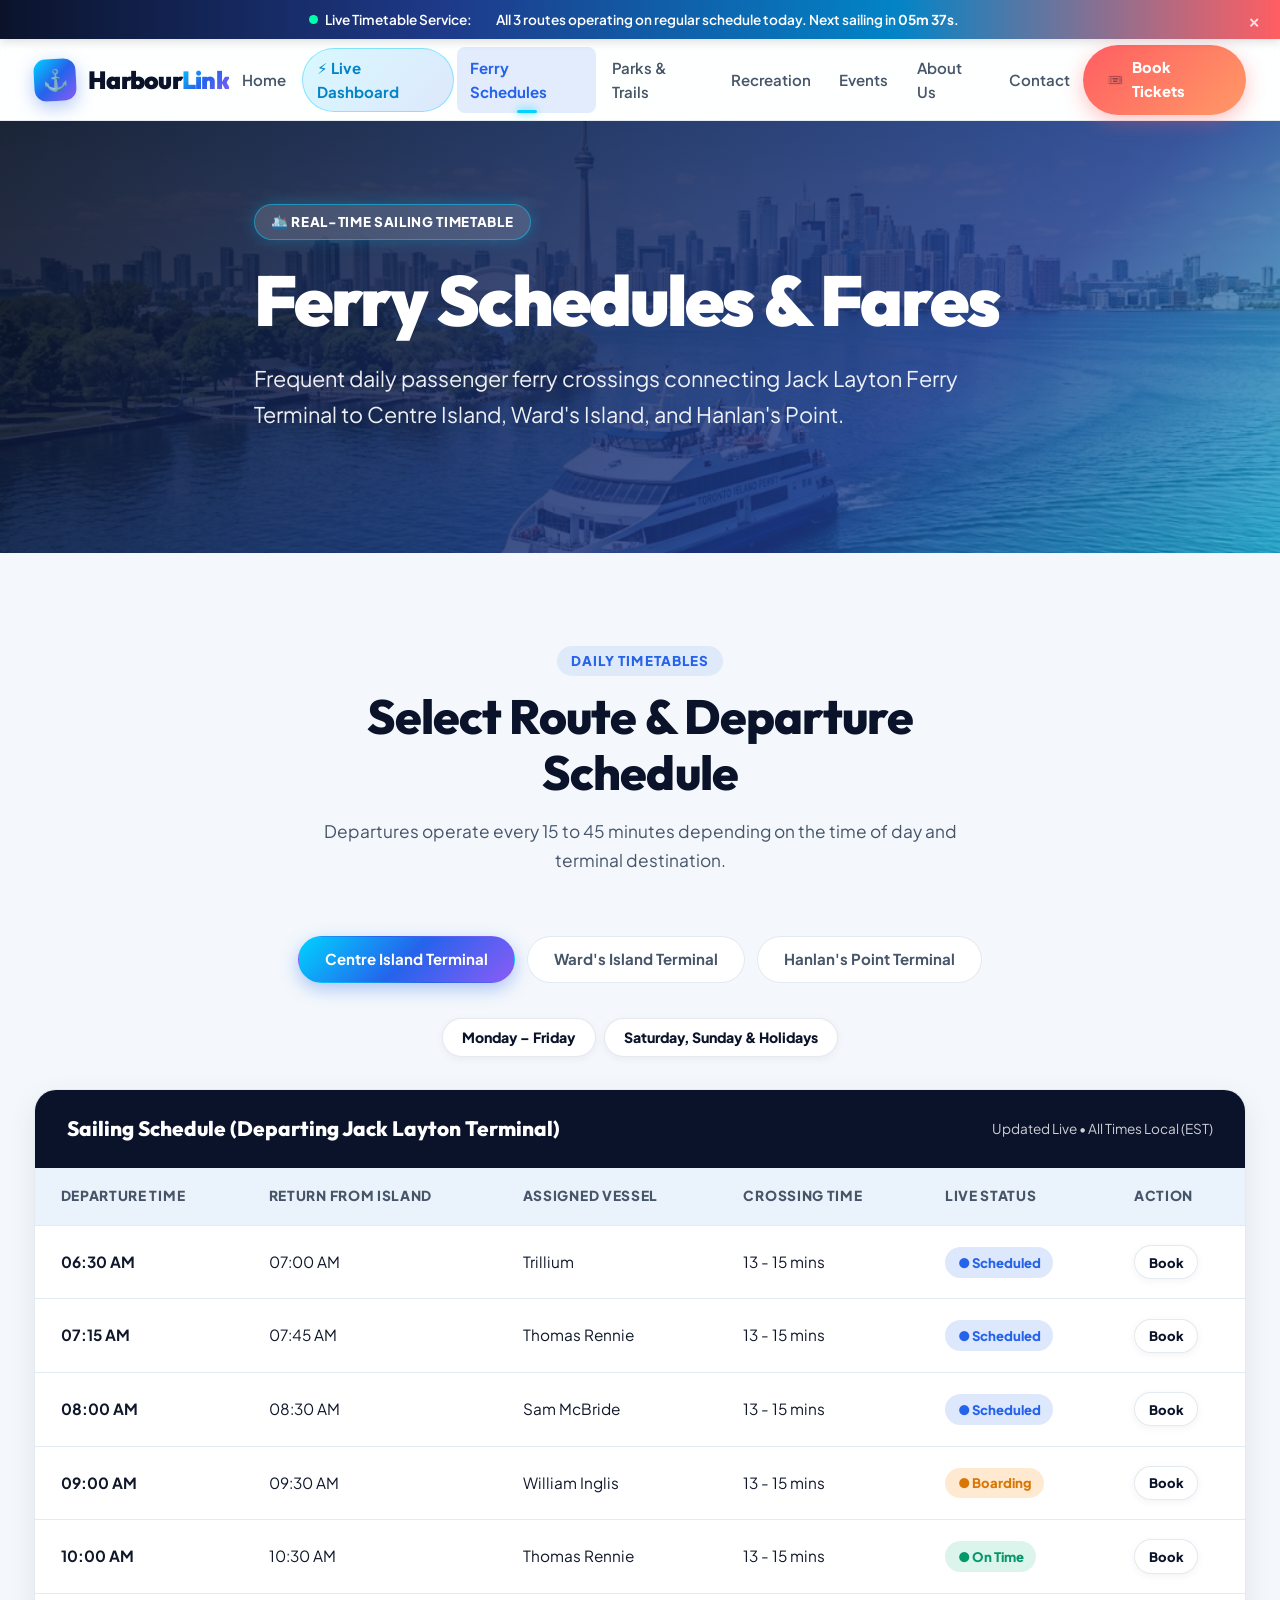
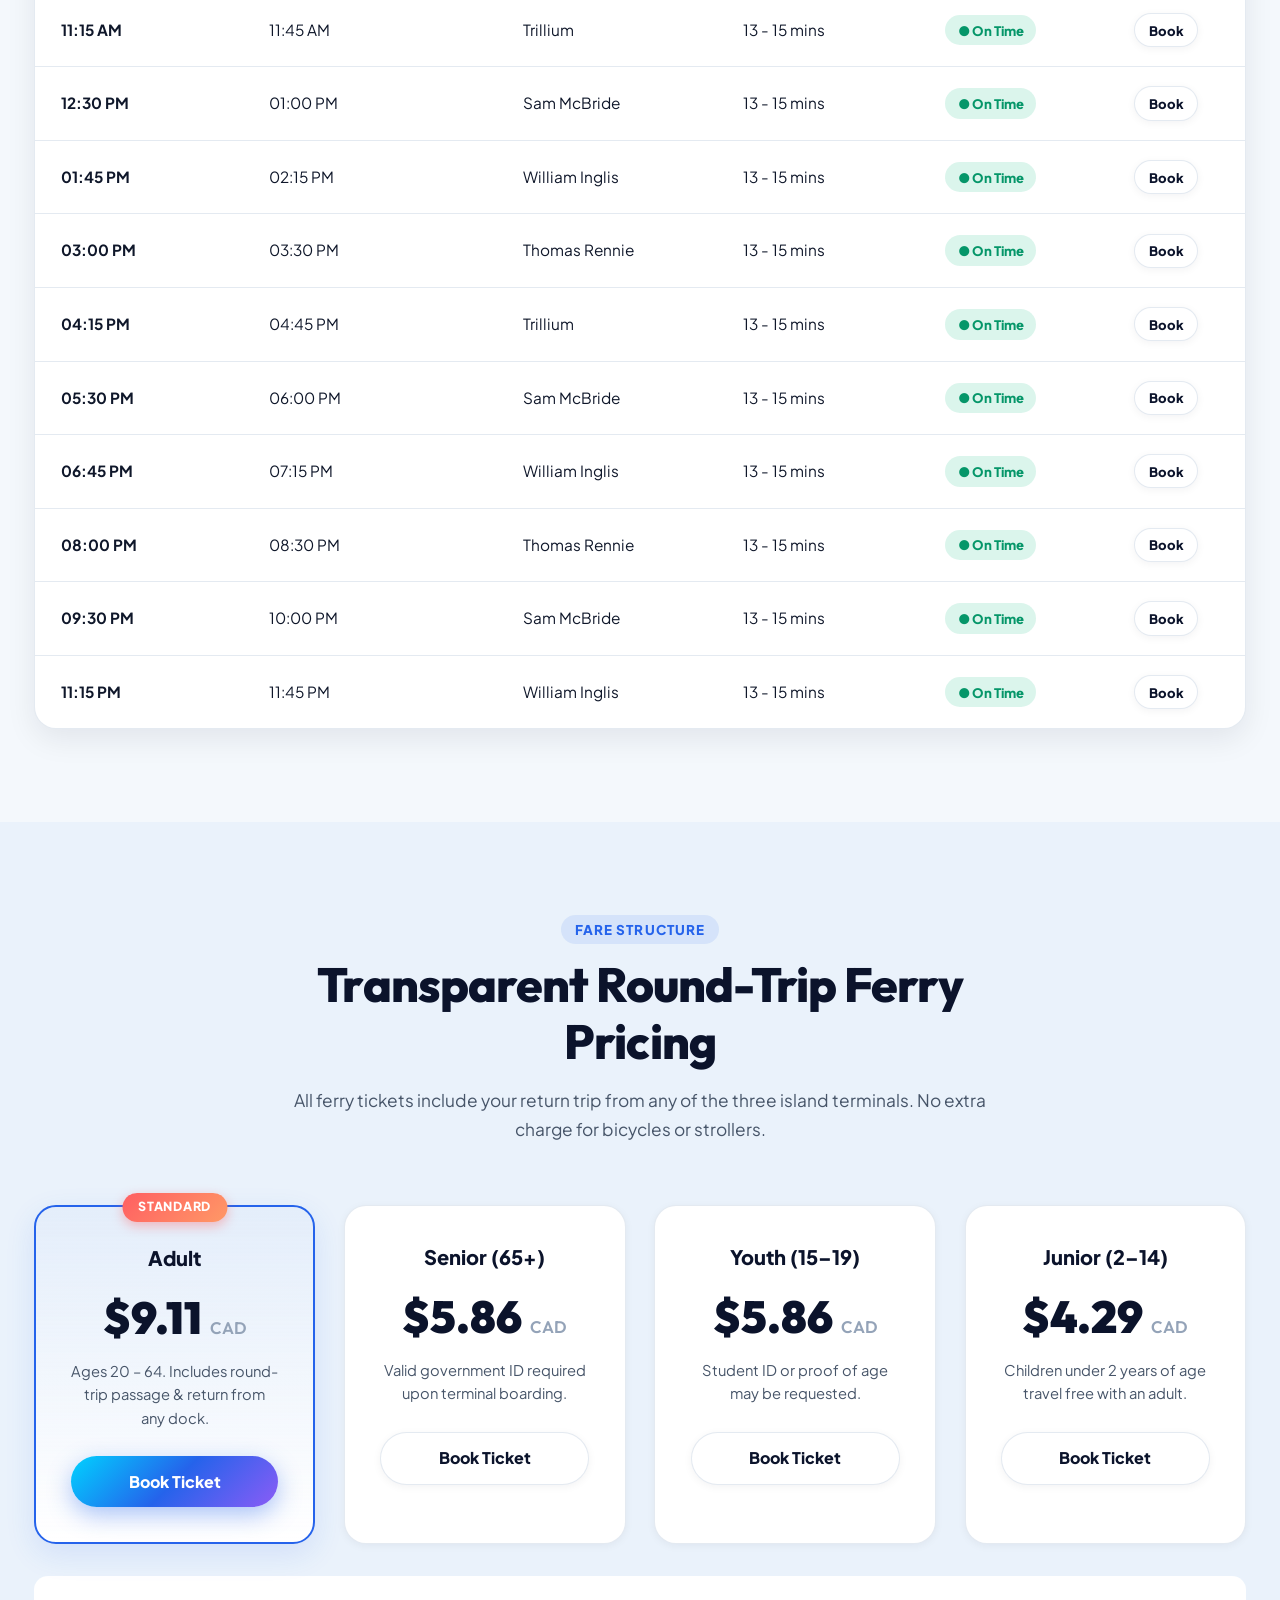
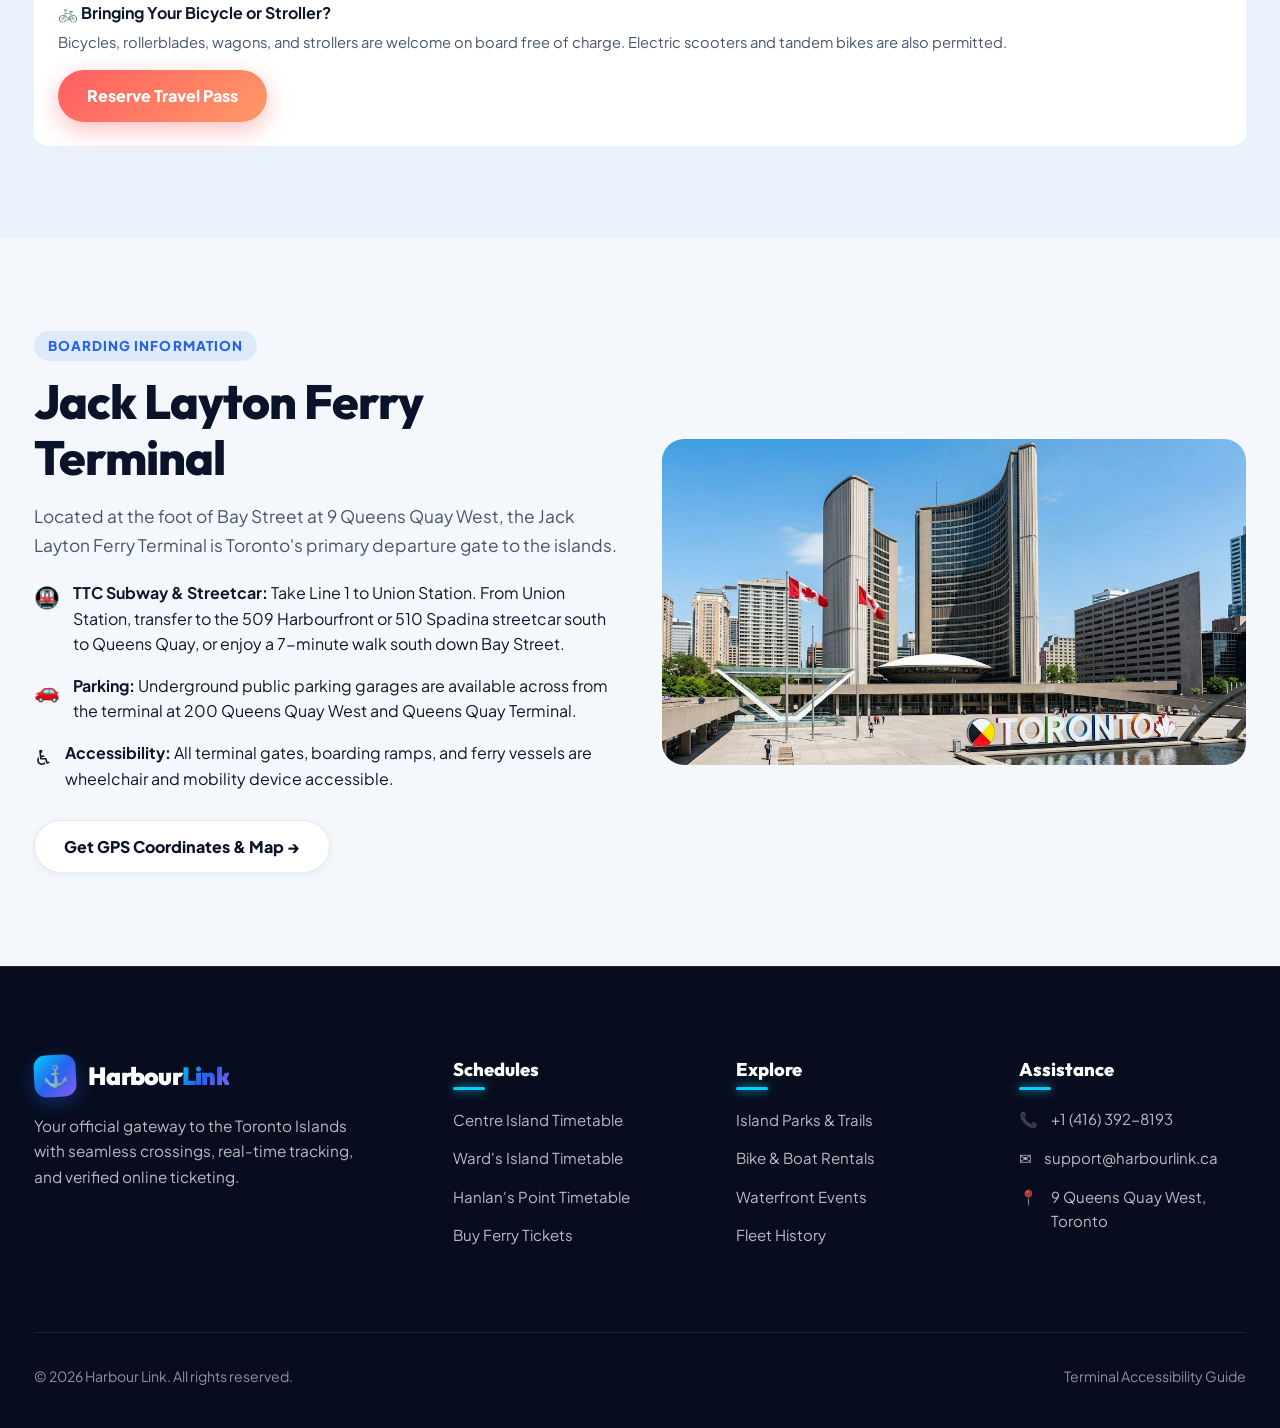
<file: ferry.html>
<!DOCTYPE html>
<html lang="en">
<head>
  <meta charset="UTF-8">
  <meta name="viewport" content="width=device-width, initial-scale=1.0">
  <title>Ferry Schedules & Fares | Harbour Link Toronto</title>
  <meta name="description" content="View live Toronto Island ferry timetables, ticket prices, boarding guidelines, and fleet information for Centre Island, Ward's Island, and Hanlan's Point.">
  <link rel="icon" type="image/svg+xml" href="images/favicon.svg">
  <link rel="stylesheet" href="css/style.css">
  <link rel="stylesheet" href="css/responsive.css">
</head>
<body>

  <!-- Top Status Bar -->
  <div class="status-bar">
    <div class="status-bar-content">
      <div class="status-indicator">
        <span class="pulse-dot"></span>
        <span>Live Timetable Service:</span>
      </div>
      <span>All 3 routes operating on regular schedule today. Next sailing in <strong id="next-departure-timer">14m 20s</strong>.</span>
    </div>
    <button class="status-close-btn" aria-label="Close status alert">&times;</button>
  </div>

  <!-- Navbar -->
  <header class="navbar">
    <div class="container nav-container">
      <a href="index.html" class="brand-logo">
        <div class="brand-logo-icon">⚓</div>
        <div>Harbour<span>Link</span></div>
      </a>

      <nav>
        <ul class="nav-links">
          <li class="nav-item"><a href="index.html" class="nav-link">Home</a></li>
          <li class="nav-item"><a href="dashboard.html" class="nav-link nav-dashboard-pill">⚡ Live Dashboard</a></li>
          <li class="nav-item"><a href="ferry.html" class="nav-link active">Ferry Schedules</a></li>
          <li class="nav-item"><a href="parks.html" class="nav-link">Parks & Trails</a></li>
          <li class="nav-item"><a href="recreation.html" class="nav-link">Recreation</a></li>
          <li class="nav-item"><a href="events.html" class="nav-link">Events</a></li>
          <li class="nav-item"><a href="about.html" class="nav-link">About Us</a></li>
          <li class="nav-item"><a href="contact.html" class="nav-link">Contact</a></li>
        </ul>
      </nav>

      <div class="nav-actions">
        <a href="booking.html" class="btn-book-nav">
          <span>🎟️</span>
          <span>Book Tickets</span>
        </a>
        <button class="menu-toggle" aria-label="Toggle navigation menu" aria-expanded="false">
          <span></span>
          <span></span>
          <span></span>
        </button>
      </div>
    </div>
  </header>

  <main>
    <!-- Page Hero -->
    <section class="hero-page" style="background-image: url('images/ferry.jpg');">
      <div class="container hero-content">
        <div class="badge-tag">🛳️ Real-Time Sailing Timetable</div>
        <h1 class="hero-title">Ferry Schedules & Fares</h1>
        <p class="hero-subtitle">
          Frequent daily passenger ferry crossings connecting Jack Layton Ferry Terminal to Centre Island, Ward's Island, and Hanlan's Point.
        </p>
      </div>
    </section>

    <!-- Schedule Filter & Timetable Section -->
    <section class="section">
      <div class="container">
        <div class="section-header">
          <span class="section-tag">Daily Timetables</span>
          <h2 class="section-title">Select Route & Departure Schedule</h2>
          <p class="section-desc">Departures operate every 15 to 45 minutes depending on the time of day and terminal destination.</p>
        </div>

        <!-- Route Selector Tabs -->
        <div class="schedule-filter-tabs">
          <button class="filter-tab route-tab-btn active" data-route="centre">Centre Island Terminal</button>
          <button class="filter-tab route-tab-btn" data-route="wards">Ward's Island Terminal</button>
          <button class="filter-tab route-tab-btn" data-route="hanlans">Hanlan's Point Terminal</button>
        </div>

        <!-- Day Type Toggle -->
        <div style="display: flex; justify-content: center; gap: 0.5rem; margin-bottom: 2rem;">
          <button class="btn btn-secondary day-toggle-btn active" data-day="weekday" style="padding: 0.45rem 1.2rem; font-size: 0.88rem;">Monday – Friday</button>
          <button class="btn btn-secondary day-toggle-btn" data-day="weekend" style="padding: 0.45rem 1.2rem; font-size: 0.88rem;">Saturday, Sunday & Holidays</button>
        </div>

        <!-- Timetable Card -->
        <div class="timetable-card">
          <div class="timetable-header">
            <div class="timetable-title">Sailing Schedule (Departing Jack Layton Terminal)</div>
            <div style="font-size: 0.85rem; color: rgba(255, 255, 255, 0.8);">Updated Live • All Times Local (EST)</div>
          </div>
          <div class="table-responsive">
            <table class="timetable">
              <thead>
                <tr>
                  <th>Departure Time</th>
                  <th>Return from Island</th>
                  <th>Assigned Vessel</th>
                  <th>Crossing Time</th>
                  <th>Live Status</th>
                  <th>Action</th>
                </tr>
              </thead>
              <tbody id="timetable-body">
                <!-- Dynamically populated by js/ferry.js -->
              </tbody>
            </table>
          </div>
        </div>
      </div>
    </section>

    <!-- Official Fare Pricing Grid -->
    <section class="section section-alt">
      <div class="container">
        <div class="section-header">
          <span class="section-tag">Fare Structure</span>
          <h2 class="section-title">Transparent Round-Trip Ferry Pricing</h2>
          <p class="section-desc">All ferry tickets include your return trip from any of the three island terminals. No extra charge for bicycles or strollers.</p>
        </div>

        <div class="grid-4">
          <div class="fare-card featured">
            <span class="fare-badge-featured">Standard</span>
            <div class="fare-category">Adult</div>
            <div class="fare-price">$9.11 <span>CAD</span></div>
            <p class="fare-description">Ages 20 – 64. Includes round-trip passage & return from any dock.</p>
            <a href="booking.html" class="btn btn-primary" style="width: 100%;">Book Ticket</a>
          </div>

          <div class="fare-card">
            <div class="fare-category">Senior (65+)</div>
            <div class="fare-price">$5.86 <span>CAD</span></div>
            <p class="fare-description">Valid government ID required upon terminal boarding.</p>
            <a href="booking.html" class="btn btn-secondary" style="width: 100%;">Book Ticket</a>
          </div>

          <div class="fare-card">
            <div class="fare-category">Youth (15–19)</div>
            <div class="fare-price">$5.86 <span>CAD</span></div>
            <p class="fare-description">Student ID or proof of age may be requested.</p>
            <a href="booking.html" class="btn btn-secondary" style="width: 100%;">Book Ticket</a>
          </div>

          <div class="fare-card">
            <div class="fare-category">Junior (2–14)</div>
            <div class="fare-price">$4.29 <span>CAD</span></div>
            <p class="fare-description">Children under 2 years of age travel free with an adult.</p>
            <a href="booking.html" class="btn btn-secondary" style="width: 100%;">Book Ticket</a>
          </div>
        </div>

        <div style="background: var(--bg-surface); border-radius: var(--radius-md); padding: 1.5rem; margin-top: 2rem; border-left: 4px solid var(--accent-blue); display: flex; align-items: center; justify-content: space-between; flex-wrap: wrap; gap: 1rem;">
          <div>
            <h4 style="font-weight: 700; margin-bottom: 0.3rem;">🚲 Bringing Your Bicycle or Stroller?</h4>
            <p style="color: var(--text-secondary); font-size: 0.92rem;">Bicycles, rollerblades, wagons, and strollers are welcome on board free of charge. Electric scooters and tandem bikes are also permitted.</p>
          </div>
          <a href="booking.html" class="btn btn-coral">Reserve Travel Pass</a>
        </div>
      </div>
    </section>

    <!-- Terminal Locations & Getting Here -->
    <section class="section">
      <div class="container">
        <div class="grid-2">
          <div>
            <span class="section-tag">Boarding Information</span>
            <h2 class="section-title">Jack Layton Ferry Terminal</h2>
            <p class="section-desc" style="margin-bottom: 1.25rem;">
              Located at the foot of Bay Street at 9 Queens Quay West, the Jack Layton Ferry Terminal is Toronto's primary departure gate to the islands.
            </p>
            <div style="display: flex; flex-direction: column; gap: 1rem; margin-bottom: 1.8rem;">
              <div style="display: flex; gap: 0.8rem; align-items: flex-start;">
                <div style="font-size: 1.3rem;">🚇</div>
                <div>
                  <strong>TTC Subway & Streetcar:</strong> Take Line 1 to Union Station. From Union Station, transfer to the 509 Harbourfront or 510 Spadina streetcar south to Queens Quay, or enjoy a 7-minute walk south down Bay Street.
                </div>
              </div>
              <div style="display: flex; gap: 0.8rem; align-items: flex-start;">
                <div style="font-size: 1.3rem;">🚗</div>
                <div>
                  <strong>Parking:</strong> Underground public parking garages are available across from the terminal at 200 Queens Quay West and Queens Quay Terminal.
                </div>
              </div>
              <div style="display: flex; gap: 0.8rem; align-items: flex-start;">
                <div style="font-size: 1.3rem;">♿</div>
                <div>
                  <strong>Accessibility:</strong> All terminal gates, boarding ramps, and ferry vessels are wheelchair and mobility device accessible.
                </div>
              </div>
            </div>
            <a href="contact.html" class="btn btn-secondary">Get GPS Coordinates & Map →</a>
          </div>
          <div>
            <div style="border-radius: var(--radius-lg); overflow: hidden; box-shadow: var(--shadow-xl);">
              <img src="images/toronto.jpg" alt="Jack Layton Ferry Terminal and Toronto Harbour">
            </div>
          </div>
        </div>
      </div>
    </section>
  </main>

  <!-- Footer -->
  <footer class="footer">
    <div class="container">
      <div class="footer-grid">
        <div class="footer-brand">
          <a href="index.html" class="brand-logo" style="color: #fff;">
            <div class="brand-logo-icon">⚓</div>
            <div>Harbour<span>Link</span></div>
          </a>
          <p>Your official gateway to the Toronto Islands with seamless crossings, real-time tracking, and verified online ticketing.</p>
        </div>
        <div class="footer-col">
          <h4>Schedules</h4>
          <ul class="footer-links">
            <li><a href="ferry.html">Centre Island Timetable</a></li>
            <li><a href="ferry.html">Ward's Island Timetable</a></li>
            <li><a href="ferry.html">Hanlan's Point Timetable</a></li>
            <li><a href="booking.html">Buy Ferry Tickets</a></li>
          </ul>
        </div>
        <div class="footer-col">
          <h4>Explore</h4>
          <ul class="footer-links">
            <li><a href="parks.html">Island Parks & Trails</a></li>
            <li><a href="recreation.html">Bike & Boat Rentals</a></li>
            <li><a href="events.html">Waterfront Events</a></li>
            <li><a href="about.html">Fleet History</a></li>
          </ul>
        </div>
        <div class="footer-col">
          <h4>Assistance</h4>
          <div class="footer-contact-item"><span>📞</span><span>+1 (416) 392-8193</span></div>
          <div class="footer-contact-item"><span>✉️</span><span>support@harbourlink.ca</span></div>
          <div class="footer-contact-item"><span>📍</span><span>9 Queens Quay West, Toronto</span></div>
        </div>
      </div>
      <div class="footer-bottom">
        <div>&copy; <span id="current-year"></span> Harbour Link. All rights reserved.</div>
        <div><a href="contact.html" style="color: inherit;">Terminal Accessibility Guide</a></div>
      </div>
    </div>
  </footer>

  <button class="btn-back-to-top" aria-label="Back to top">↑</button>

  <script src="js/main.js"></script>
  <script src="js/ferry.js"></script>
</body>
</html>
</file>
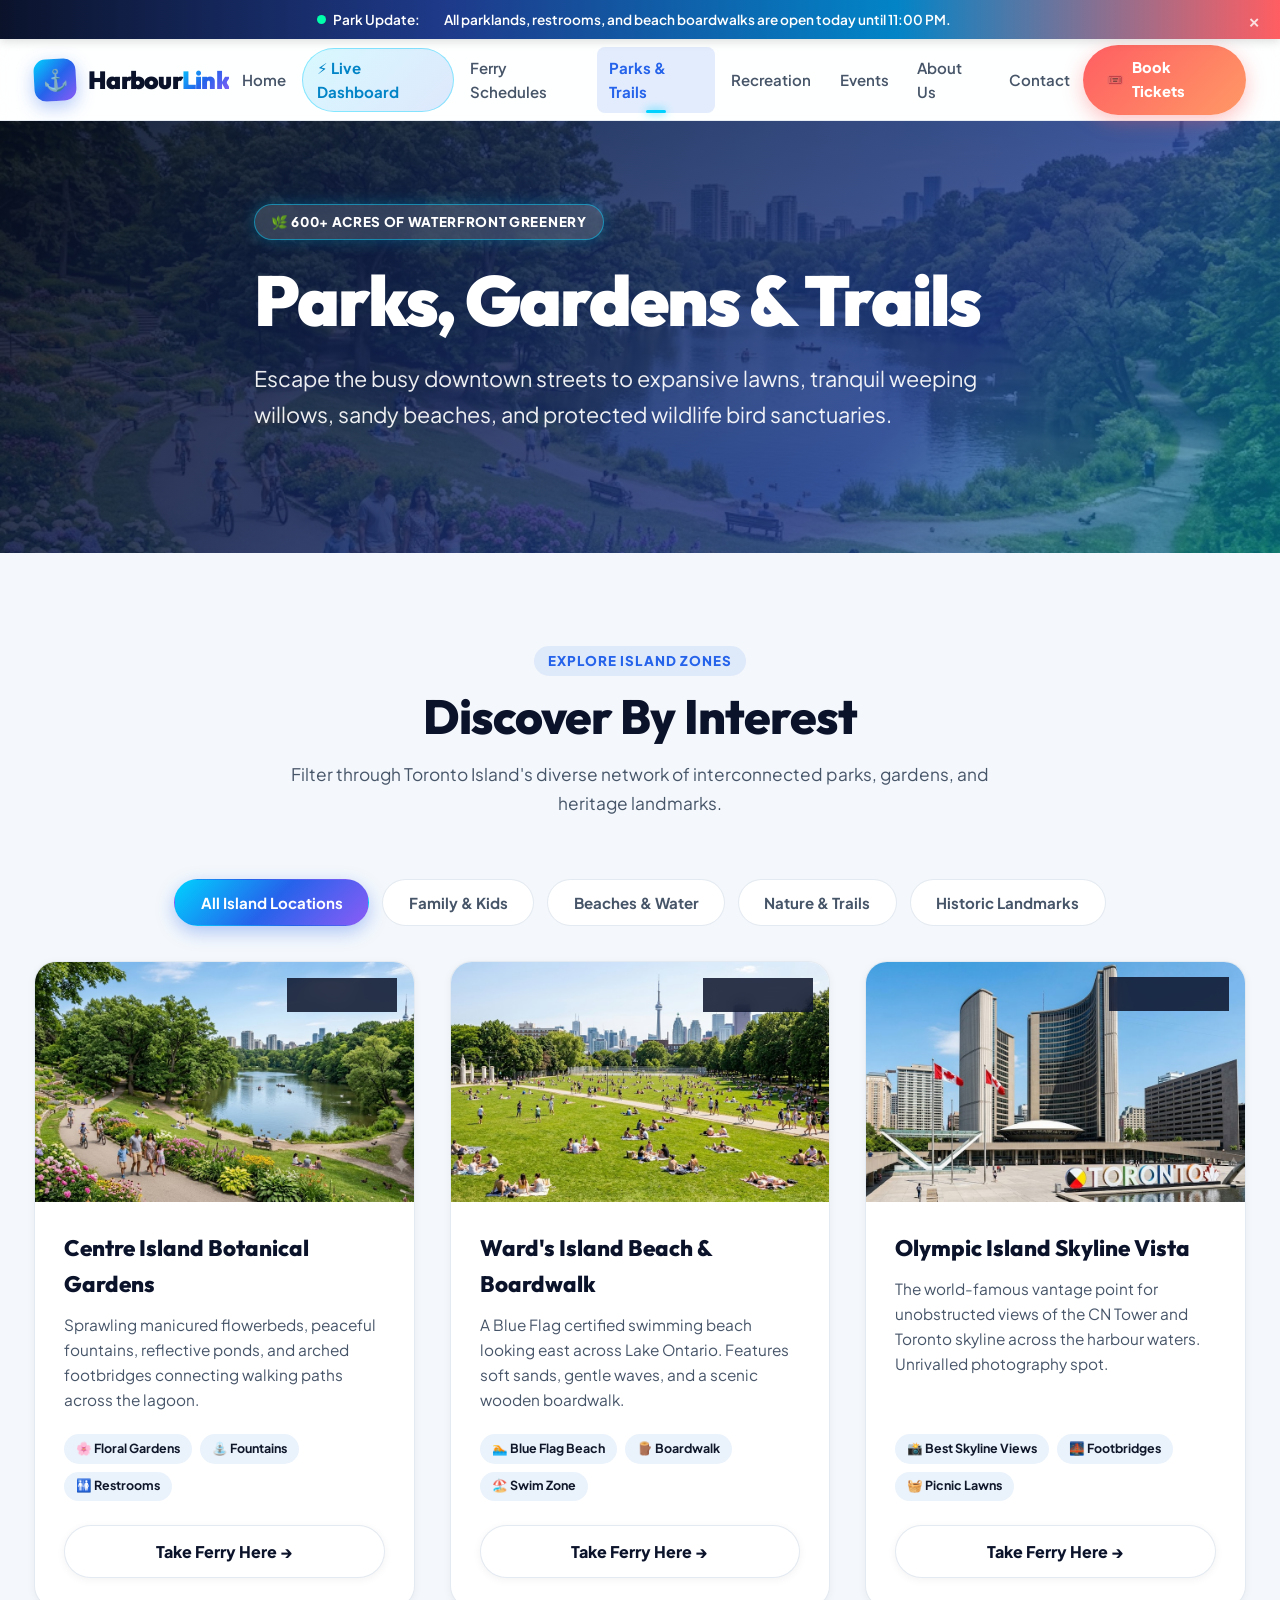
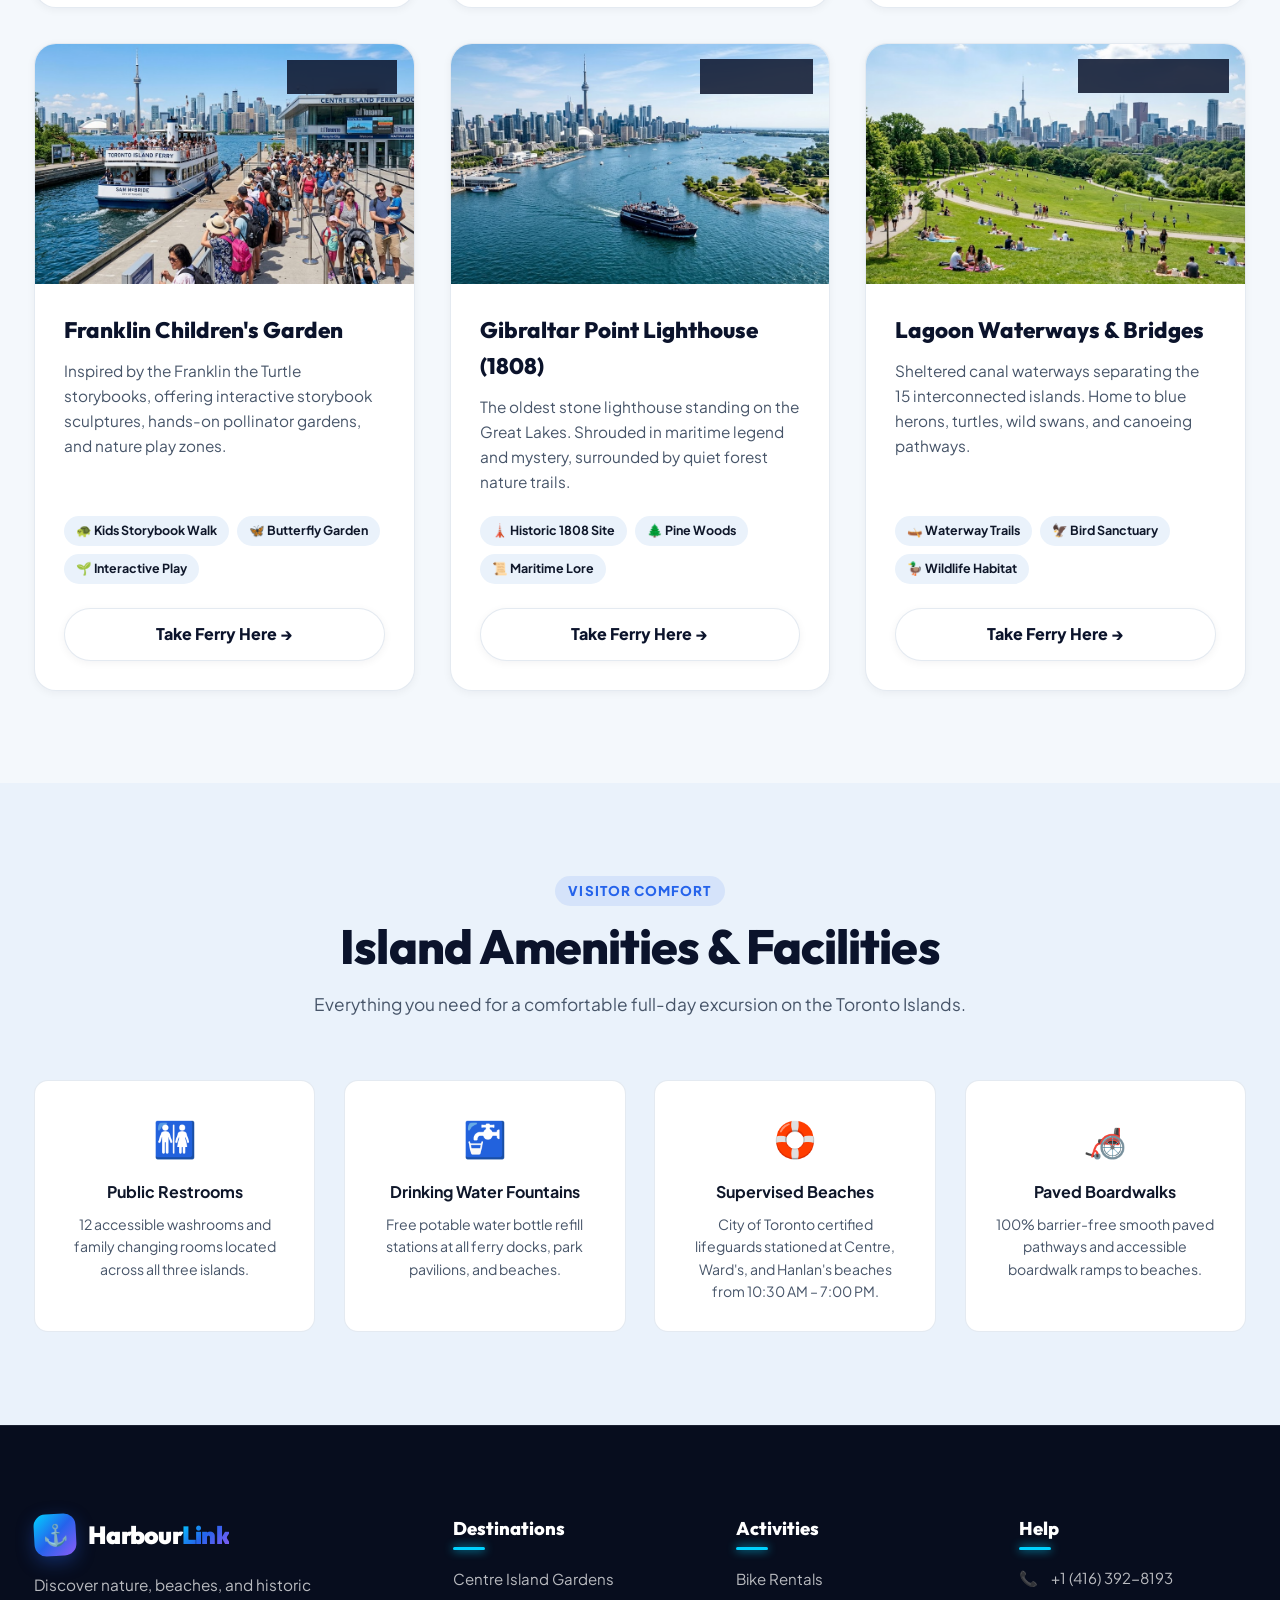
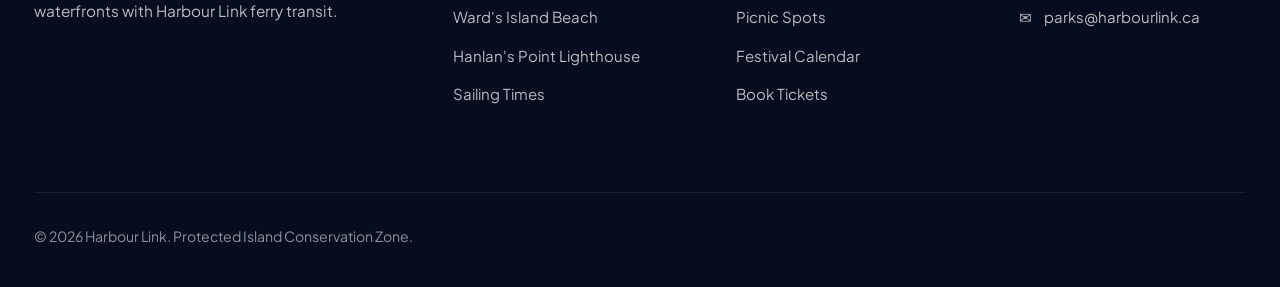
<file: parks.html>
<!DOCTYPE html>
<html lang="en">
<head>
  <meta charset="UTF-8">
  <meta name="viewport" content="width=device-width, initial-scale=1.0">
  <title>Toronto Island Parks & Trails | Harbour Link</title>
  <meta name="description" content="Discover Toronto Island parklands, scenic nature trails, quiet sandy beaches, botanical gardens, and historic lighthouses with Harbour Link.">
  <link rel="icon" type="image/svg+xml" href="images/favicon.svg">
  <link rel="stylesheet" href="css/style.css">
  <link rel="stylesheet" href="css/responsive.css">
</head>
<body>

  <!-- Top Status Bar -->
  <div class="status-bar">
    <div class="status-bar-content">
      <div class="status-indicator"><span class="pulse-dot"></span><span>Park Update:</span></div>
      <span>All parklands, restrooms, and beach boardwalks are open today until 11:00 PM.</span>
    </div>
    <button class="status-close-btn" aria-label="Close status alert">&times;</button>
  </div>

  <!-- Navbar -->
  <header class="navbar">
    <div class="container nav-container">
      <a href="index.html" class="brand-logo">
        <div class="brand-logo-icon">⚓</div>
        <div>Harbour<span>Link</span></div>
      </a>

      <nav>
        <ul class="nav-links">
          <li class="nav-item"><a href="index.html" class="nav-link">Home</a></li>
          <li class="nav-item"><a href="dashboard.html" class="nav-link nav-dashboard-pill">⚡ Live Dashboard</a></li>
          <li class="nav-item"><a href="ferry.html" class="nav-link">Ferry Schedules</a></li>
          <li class="nav-item"><a href="parks.html" class="nav-link active">Parks & Trails</a></li>
          <li class="nav-item"><a href="recreation.html" class="nav-link">Recreation</a></li>
          <li class="nav-item"><a href="events.html" class="nav-link">Events</a></li>
          <li class="nav-item"><a href="about.html" class="nav-link">About Us</a></li>
          <li class="nav-item"><a href="contact.html" class="nav-link">Contact</a></li>
        </ul>
      </nav>

      <div class="nav-actions">
        <a href="booking.html" class="btn-book-nav">
          <span>🎟️</span>
          <span>Book Tickets</span>
        </a>
        <button class="menu-toggle" aria-label="Toggle navigation menu" aria-expanded="false">
          <span></span>
          <span></span>
          <span></span>
        </button>
      </div>
    </div>
  </header>

  <main>
    <!-- Page Hero -->
    <section class="hero-page" style="background-image: url('images/park.jpg');">
      <div class="container hero-content">
        <div class="badge-tag">🌿 600+ Acres of Waterfront Greenery</div>
        <h1 class="hero-title">Parks, Gardens & Trails</h1>
        <p class="hero-subtitle">
          Escape the busy downtown streets to expansive lawns, tranquil weeping willows, sandy beaches, and protected wildlife bird sanctuaries.
        </p>
      </div>
    </section>

    <!-- Interactive Category Filter Section -->
    <section class="section">
      <div class="container">
        <div class="section-header">
          <span class="section-tag">Explore Island Zones</span>
          <h2 class="section-title">Discover By Interest</h2>
          <p class="section-desc">Filter through Toronto Island's diverse network of interconnected parks, gardens, and heritage landmarks.</p>
        </div>

        <!-- Filter Buttons -->
        <div class="schedule-filter-tabs">
          <button class="filter-tab filter-pill-btn active" data-filter="all">All Island Locations</button>
          <button class="filter-tab filter-pill-btn" data-filter="family">Family & Kids</button>
          <button class="filter-tab filter-pill-btn" data-filter="beaches">Beaches & Water</button>
          <button class="filter-tab filter-pill-btn" data-filter="nature">Nature & Trails</button>
          <button class="filter-tab filter-pill-btn" data-filter="historic">Historic Landmarks</button>
        </div>

        <!-- Filterable Parks Grid -->
        <div class="grid-3" id="parks-grid">
          <!-- Item 1: Centre Island Park -->
          <article class="card-destination filterable-item" data-category="family nature" id="centre">
            <div class="card-image-wrap">
              <img src="images/park.jpg" alt="Centre Island Park Gardens">
              <span class="card-badge">Centre Island</span>
            </div>
            <div class="card-body">
              <h3 class="card-title">Centre Island Botanical Gardens</h3>
              <p class="card-text">
                Sprawling manicured flowerbeds, peaceful fountains, reflective ponds, and arched footbridges connecting walking paths across the lagoon.
              </p>
              <div class="card-meta-list">
                <span class="meta-chip">🌸 Floral Gardens</span>
                <span class="meta-chip">⛲ Fountains</span>
                <span class="meta-chip">🚻 Restrooms</span>
              </div>
              <a href="booking.html?destination=centre" class="btn btn-secondary">Take Ferry Here →</a>
            </div>
          </article>

          <!-- Item 2: Ward's Island Beach -->
          <article class="card-destination filterable-item" data-category="beaches nature" id="wards">
            <div class="card-image-wrap">
              <img src="images/tb.jpg" alt="Ward's Island beach and sands">
              <span class="card-badge">Ward's Island</span>
            </div>
            <div class="card-body">
              <h3 class="card-title">Ward's Island Beach & Boardwalk</h3>
              <p class="card-text">
                A Blue Flag certified swimming beach looking east across Lake Ontario. Features soft sands, gentle waves, and a scenic wooden boardwalk.
              </p>
              <div class="card-meta-list">
                <span class="meta-chip">🏊 Blue Flag Beach</span>
                <span class="meta-chip">🪵 Boardwalk</span>
                <span class="meta-chip">🏖️ Swim Zone</span>
              </div>
              <a href="booking.html?destination=wards" class="btn btn-secondary">Take Ferry Here →</a>
            </div>
          </article>

          <!-- Item 3: Olympic Island Lookout -->
          <article class="card-destination filterable-item" data-category="nature historic">
            <div class="card-image-wrap">
              <img src="images/toronto.jpg" alt="Toronto skyline view from Olympic Island">
              <span class="card-badge">Olympic Island</span>
            </div>
            <div class="card-body">
              <h3 class="card-title">Olympic Island Skyline Vista</h3>
              <p class="card-text">
                The world-famous vantage point for unobstructed views of the CN Tower and Toronto skyline across the harbour waters. Unrivalled photography spot.
              </p>
              <div class="card-meta-list">
                <span class="meta-chip">📸 Best Skyline Views</span>
                <span class="meta-chip">🌉 Footbridges</span>
                <span class="meta-chip">🧺 Picnic Lawns</span>
              </div>
              <a href="booking.html?destination=centre" class="btn btn-secondary">Take Ferry Here →</a>
            </div>
          </article>

          <!-- Item 4: Franklin Children's Garden -->
          <article class="card-destination filterable-item" data-category="family nature">
            <div class="card-image-wrap">
              <img src="images/t3.jpg" alt="Franklin Children's Garden nature trail">
              <span class="card-badge">Centre Island</span>
            </div>
            <div class="card-body">
              <h3 class="card-title">Franklin Children's Garden</h3>
              <p class="card-text">
                Inspired by the Franklin the Turtle storybooks, offering interactive storybook sculptures, hands-on pollinator gardens, and nature play zones.
              </p>
              <div class="card-meta-list">
                <span class="meta-chip">🐢 Kids Storybook Walk</span>
                <span class="meta-chip">🦋 Butterfly Garden</span>
                <span class="meta-chip">🌱 Interactive Play</span>
              </div>
              <a href="booking.html?destination=centre" class="btn btn-secondary">Take Ferry Here →</a>
            </div>
          </article>

          <!-- Item 5: Gibraltar Point Lighthouse -->
          <article class="card-destination filterable-item" data-category="historic nature" id="hanlans">
            <div class="card-image-wrap">
              <img src="images/t4.jpg" alt="Gibraltar Point Lighthouse">
              <span class="card-badge">Hanlan's Point</span>
            </div>
            <div class="card-body">
              <h3 class="card-title">Gibraltar Point Lighthouse (1808)</h3>
              <p class="card-text">
                The oldest stone lighthouse standing on the Great Lakes. Shrouded in maritime legend and mystery, surrounded by quiet forest nature trails.
              </p>
              <div class="card-meta-list">
                <span class="meta-chip">🗼 Historic 1808 Site</span>
                <span class="meta-chip">🌲 Pine Woods</span>
                <span class="meta-chip">📜 Maritime Lore</span>
              </div>
              <a href="booking.html?destination=hanlans" class="btn btn-secondary">Take Ferry Here →</a>
            </div>
          </article>

          <!-- Item 6: Island Lagoon Waterways -->
          <article class="card-destination filterable-item" data-category="nature">
            <div class="card-image-wrap">
              <img src="images/rp.jpg" alt="Quiet island lagoons and bridges">
              <span class="card-badge">Central Archipelago</span>
            </div>
            <div class="card-body">
              <h3 class="card-title">Lagoon Waterways & Bridges</h3>
              <p class="card-text">
                Sheltered canal waterways separating the 15 interconnected islands. Home to blue herons, turtles, wild swans, and canoeing pathways.
              </p>
              <div class="card-meta-list">
                <span class="meta-chip">🛶 Waterway Trails</span>
                <span class="meta-chip">🦅 Bird Sanctuary</span>
                <span class="meta-chip">🦆 Wildlife Habitat</span>
              </div>
              <a href="booking.html?destination=centre" class="btn btn-secondary">Take Ferry Here →</a>
            </div>
          </article>
        </div>
      </div>
    </section>

    <!-- Island Amenities & Visitor Facilities -->
    <section class="section section-alt">
      <div class="container">
        <div class="section-header">
          <span class="section-tag">Visitor Comfort</span>
          <h2 class="section-title">Island Amenities & Facilities</h2>
          <p class="section-desc">Everything you need for a comfortable full-day excursion on the Toronto Islands.</p>
        </div>

        <div class="grid-4">
          <div style="background: #fff; padding: 1.8rem; border-radius: var(--radius-md); border: 1px solid var(--border-light); text-align: center;">
            <div style="font-size: 2.2rem; margin-bottom: 0.8rem;">🚻</div>
            <h4 style="font-weight: 700; margin-bottom: 0.5rem;">Public Restrooms</h4>
            <p style="font-size: 0.88rem; color: var(--text-secondary);">12 accessible washrooms and family changing rooms located across all three islands.</p>
          </div>
          <div style="background: #fff; padding: 1.8rem; border-radius: var(--radius-md); border: 1px solid var(--border-light); text-align: center;">
            <div style="font-size: 2.2rem; margin-bottom: 0.8rem;">🚰</div>
            <h4 style="font-weight: 700; margin-bottom: 0.5rem;">Drinking Water Fountains</h4>
            <p style="font-size: 0.88rem; color: var(--text-secondary);">Free potable water bottle refill stations at all ferry docks, park pavilions, and beaches.</p>
          </div>
          <div style="background: #fff; padding: 1.8rem; border-radius: var(--radius-md); border: 1px solid var(--border-light); text-align: center;">
            <div style="font-size: 2.2rem; margin-bottom: 0.8rem;">🛟</div>
            <h4 style="font-weight: 700; margin-bottom: 0.5rem;">Supervised Beaches</h4>
            <p style="font-size: 0.88rem; color: var(--text-secondary);">City of Toronto certified lifeguards stationed at Centre, Ward's, and Hanlan's beaches from 10:30 AM – 7:00 PM.</p>
          </div>
          <div style="background: #fff; padding: 1.8rem; border-radius: var(--radius-md); border: 1px solid var(--border-light); text-align: center;">
            <div style="font-size: 2.2rem; margin-bottom: 0.8rem;">🦽</div>
            <h4 style="font-weight: 700; margin-bottom: 0.5rem;">Paved Boardwalks</h4>
            <p style="font-size: 0.88rem; color: var(--text-secondary);">100% barrier-free smooth paved pathways and accessible boardwalk ramps to beaches.</p>
          </div>
        </div>
      </div>
    </section>
  </main>

  <!-- Footer -->
  <footer class="footer">
    <div class="container">
      <div class="footer-grid">
        <div class="footer-brand">
          <a href="index.html" class="brand-logo" style="color: #fff;">
            <div class="brand-logo-icon">⚓</div>
            <div>Harbour<span>Link</span></div>
          </a>
          <p>Discover nature, beaches, and historic waterfronts with Harbour Link ferry transit.</p>
        </div>
        <div class="footer-col">
          <h4>Destinations</h4>
          <ul class="footer-links">
            <li><a href="parks.html#centre">Centre Island Gardens</a></li>
            <li><a href="parks.html#wards">Ward's Island Beach</a></li>
            <li><a href="parks.html#hanlans">Hanlan's Point Lighthouse</a></li>
            <li><a href="ferry.html">Sailing Times</a></li>
          </ul>
        </div>
        <div class="footer-col">
          <h4>Activities</h4>
          <ul class="footer-links">
            <li><a href="recreation.html#biking">Bike Rentals</a></li>
            <li><a href="recreation.html#picnics">Picnic Spots</a></li>
            <li><a href="events.html">Festival Calendar</a></li>
            <li><a href="booking.html">Book Tickets</a></li>
          </ul>
        </div>
        <div class="footer-col">
          <h4>Help</h4>
          <div class="footer-contact-item"><span>📞</span><span>+1 (416) 392-8193</span></div>
          <div class="footer-contact-item"><span>✉️</span><span>parks@harbourlink.ca</span></div>
        </div>
      </div>
      <div class="footer-bottom">
        <div>&copy; <span id="current-year"></span> Harbour Link. Protected Island Conservation Zone.</div>
      </div>
    </div>
  </footer>

  <button class="btn-back-to-top" aria-label="Back to top">↑</button>

  <script src="js/main.js"></script>
  <script src="js/filter.js"></script>
</body>
</html>
</file>
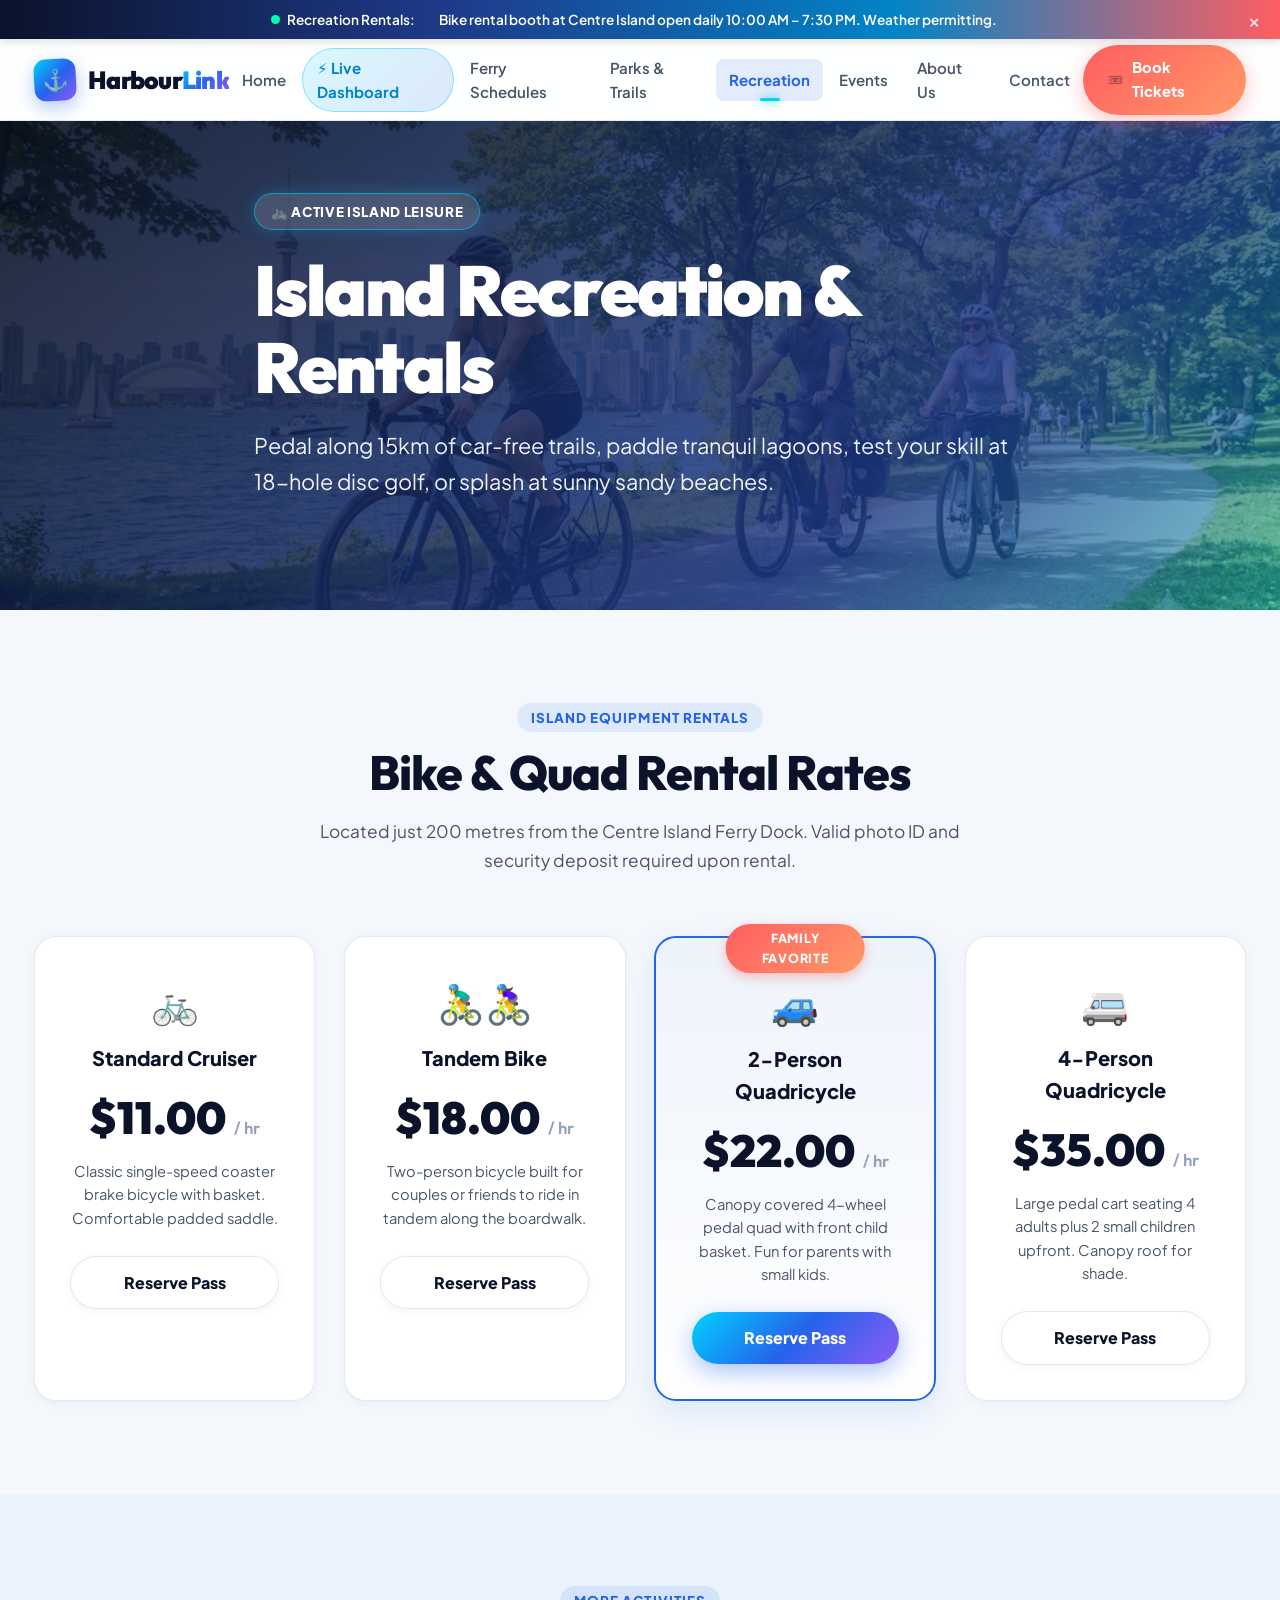
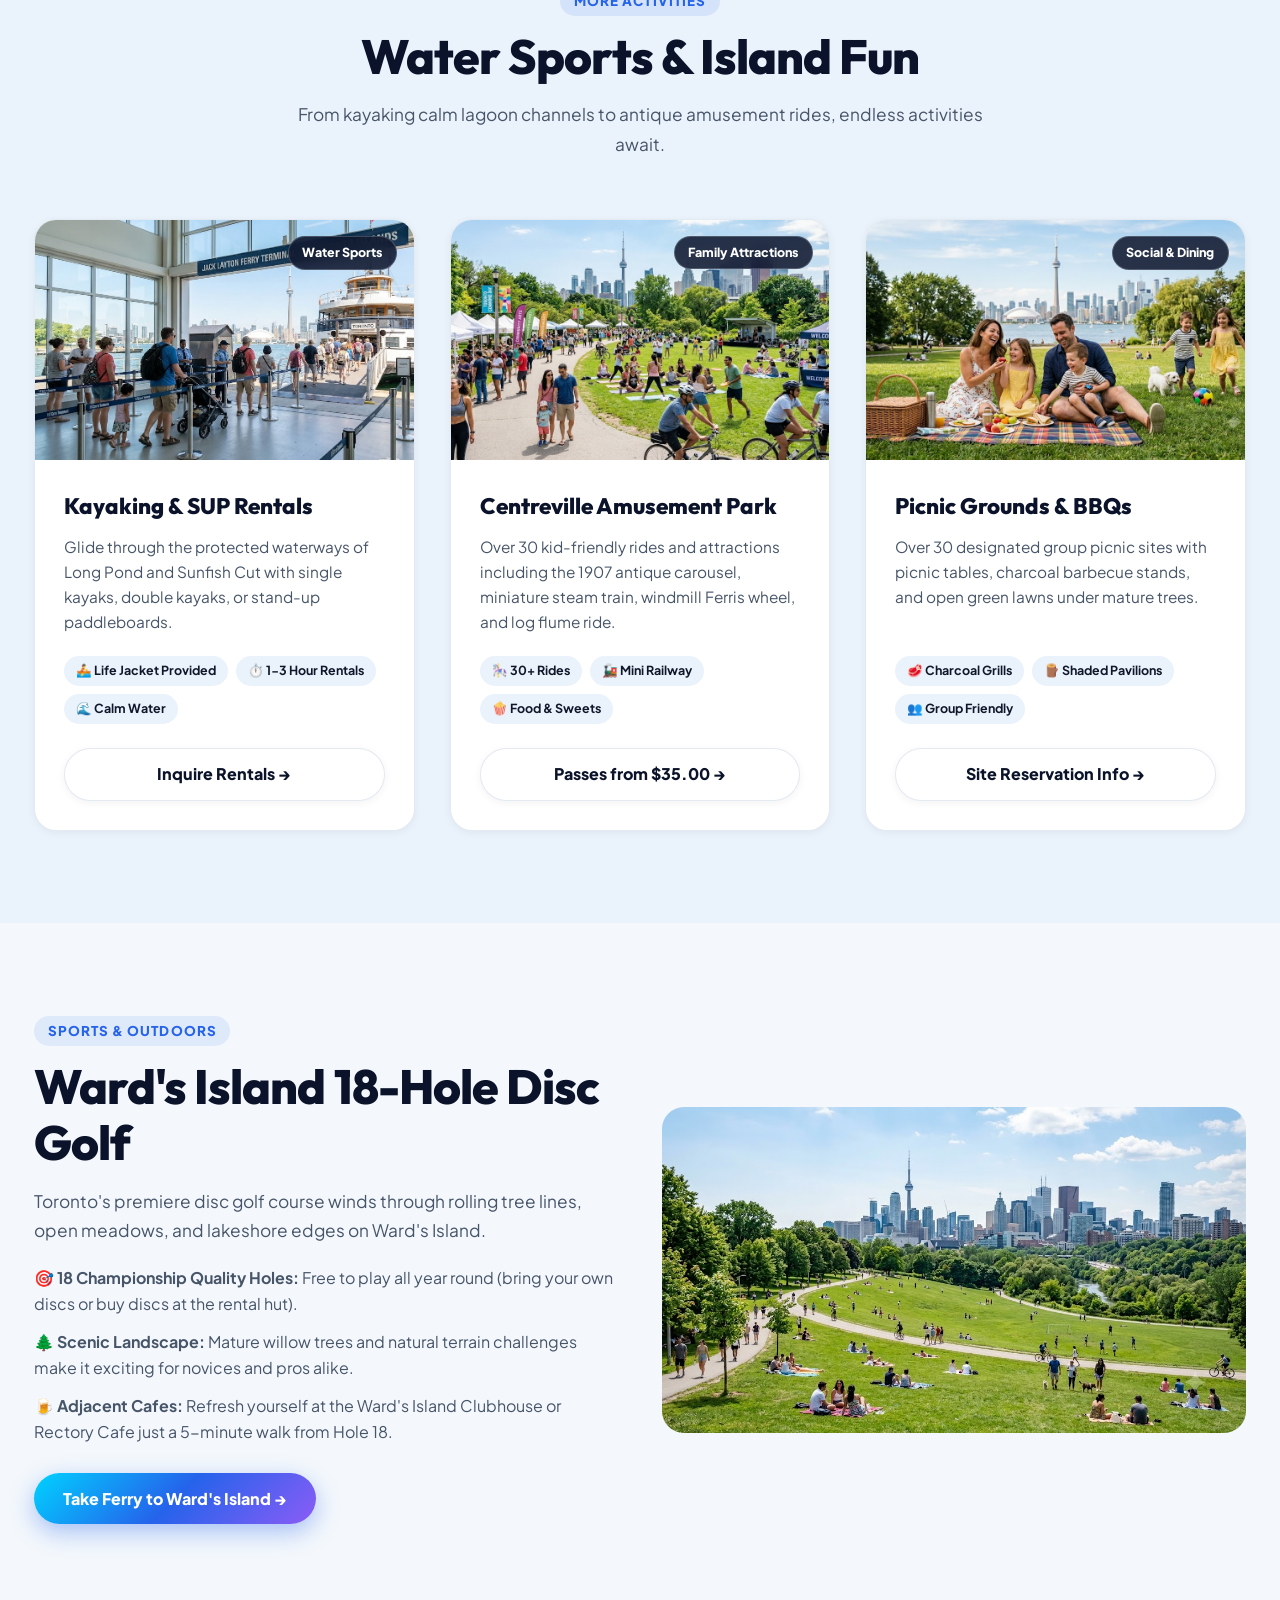
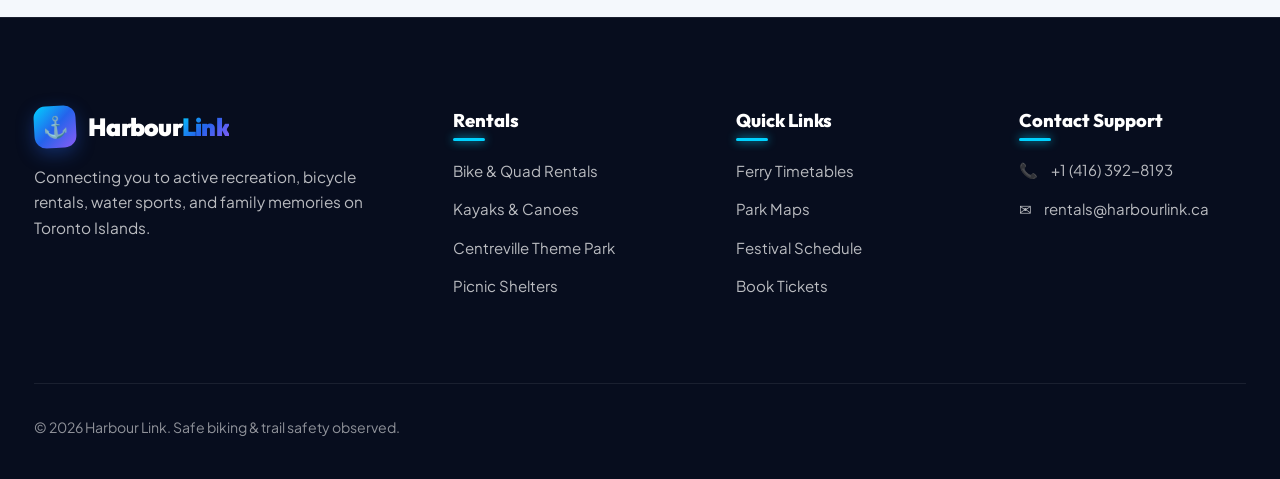
<file: recreation.html>
<!DOCTYPE html>
<html lang="en">
<head>
  <meta charset="UTF-8">
  <meta name="viewport" content="width=device-width, initial-scale=1.0">
  <title>Island Recreation & Rentals | Harbour Link</title>
  <meta name="description" content="Rent bikes, quads, kayaks, and canoes on the Toronto Islands. Explore amusement rides, disc golf, swimming beaches, and scenic picnic areas.">
  <link rel="icon" type="image/svg+xml" href="images/favicon.svg">
  <link rel="stylesheet" href="css/style.css">
  <link rel="stylesheet" href="css/responsive.css">
</head>
<body>

  <!-- Top Status Bar -->
  <div class="status-bar">
    <div class="status-bar-content">
      <div class="status-indicator"><span class="pulse-dot"></span><span>Recreation Rentals:</span></div>
      <span>Bike rental booth at Centre Island open daily 10:00 AM – 7:30 PM. Weather permitting.</span>
    </div>
    <button class="status-close-btn" aria-label="Close status alert">&times;</button>
  </div>

  <!-- Navbar -->
  <header class="navbar">
    <div class="container nav-container">
      <a href="index.html" class="brand-logo">
        <div class="brand-logo-icon">⚓</div>
        <div>Harbour<span>Link</span></div>
      </a>

      <nav>
        <ul class="nav-links">
          <li class="nav-item"><a href="index.html" class="nav-link">Home</a></li>
          <li class="nav-item"><a href="dashboard.html" class="nav-link nav-dashboard-pill">⚡ Live Dashboard</a></li>
          <li class="nav-item"><a href="ferry.html" class="nav-link">Ferry Schedules</a></li>
          <li class="nav-item"><a href="parks.html" class="nav-link">Parks & Trails</a></li>
          <li class="nav-item"><a href="recreation.html" class="nav-link active">Recreation</a></li>
          <li class="nav-item"><a href="events.html" class="nav-link">Events</a></li>
          <li class="nav-item"><a href="about.html" class="nav-link">About Us</a></li>
          <li class="nav-item"><a href="contact.html" class="nav-link">Contact</a></li>
        </ul>
      </nav>

      <div class="nav-actions">
        <a href="booking.html" class="btn-book-nav">
          <span>🎟️</span>
          <span>Book Tickets</span>
        </a>
        <button class="menu-toggle" aria-label="Toggle navigation menu" aria-expanded="false">
          <span></span>
          <span></span>
          <span></span>
        </button>
      </div>
    </div>
  </header>

  <main>
    <!-- Page Hero -->
    <section class="hero-page" style="background-image: url('images/cycling.jpg');">
      <div class="container hero-content">
        <div class="badge-tag">🚲 Active Island Leisure</div>
        <h1 class="hero-title">Island Recreation & Rentals</h1>
        <p class="hero-subtitle">
          Pedal along 15km of car-free trails, paddle tranquil lagoons, test your skill at 18-hole disc golf, or splash at sunny sandy beaches.
        </p>
      </div>
    </section>

    <!-- Rental Pricing Section -->
    <section class="section" id="biking">
      <div class="container">
        <div class="section-header">
          <span class="section-tag">Island Equipment Rentals</span>
          <h2 class="section-title">Bike & Quad Rental Rates</h2>
          <p class="section-desc">Located just 200 metres from the Centre Island Ferry Dock. Valid photo ID and security deposit required upon rental.</p>
        </div>

        <div class="grid-4">
          <div class="fare-card">
            <div style="font-size: 2.4rem; margin-bottom: 0.5rem;">🚲</div>
            <div class="fare-category">Standard Cruiser</div>
            <div class="fare-price">$11.00 <span>/ hr</span></div>
            <p class="fare-description">Classic single-speed coaster brake bicycle with basket. Comfortable padded saddle.</p>
            <a href="booking.html" class="btn btn-secondary" style="width: 100%;">Reserve Pass</a>
          </div>

          <div class="fare-card">
            <div style="font-size: 2.4rem; margin-bottom: 0.5rem;">🚴‍♂️🚴‍♀️</div>
            <div class="fare-category">Tandem Bike</div>
            <div class="fare-price">$18.00 <span>/ hr</span></div>
            <p class="fare-description">Two-person bicycle built for couples or friends to ride in tandem along the boardwalk.</p>
            <a href="booking.html" class="btn btn-secondary" style="width: 100%;">Reserve Pass</a>
          </div>

          <div class="fare-card featured">
            <span class="fare-badge-featured">Family Favorite</span>
            <div style="font-size: 2.4rem; margin-bottom: 0.5rem;">🚙</div>
            <div class="fare-category">2-Person Quadricycle</div>
            <div class="fare-price">$22.00 <span>/ hr</span></div>
            <p class="fare-description">Canopy covered 4-wheel pedal quad with front child basket. Fun for parents with small kids.</p>
            <a href="booking.html" class="btn btn-primary" style="width: 100%;">Reserve Pass</a>
          </div>

          <div class="fare-card">
            <div style="font-size: 2.4rem; margin-bottom: 0.5rem;">🚐</div>
            <div class="fare-category">4-Person Quadricycle</div>
            <div class="fare-price">$35.00 <span>/ hr</span></div>
            <p class="fare-description">Large pedal cart seating 4 adults plus 2 small children upfront. Canopy roof for shade.</p>
            <a href="booking.html" class="btn btn-secondary" style="width: 100%;">Reserve Pass</a>
          </div>
        </div>
      </div>
    </section>

    <!-- Water Sports & Attractions -->
    <section class="section section-alt">
      <div class="container">
        <div class="section-header">
          <span class="section-tag">More Activities</span>
          <h2 class="section-title">Water Sports & Island Fun</h2>
          <p class="section-desc">From kayaking calm lagoon channels to antique amusement rides, endless activities await.</p>
        </div>

        <div class="grid-3">
          <!-- Kayaks -->
          <article class="card-destination">
            <div class="card-image-wrap">
              <img src="images/t2.jpg" alt="Kayaking near Toronto Island boat dock">
              <span class="card-badge">Water Sports</span>
            </div>
            <div class="card-body">
              <h3 class="card-title">Kayaking & SUP Rentals</h3>
              <p class="card-text">
                Glide through the protected waterways of Long Pond and Sunfish Cut with single kayaks, double kayaks, or stand-up paddleboards.
              </p>
              <div class="card-meta-list">
                <span class="meta-chip">🚣 Life Jacket Provided</span>
                <span class="meta-chip">⏱️ 1-3 Hour Rentals</span>
                <span class="meta-chip">🌊 Calm Water</span>
              </div>
              <a href="booking.html" class="btn btn-secondary">Inquire Rentals →</a>
            </div>
          </article>

          <!-- Centreville Theme Park -->
          <article class="card-destination" id="amusements">
            <div class="card-image-wrap">
              <img src="images/ce.jpg" alt="Centreville Amusement rides and attractions">
              <span class="card-badge">Family Attractions</span>
            </div>
            <div class="card-body">
              <h3 class="card-title">Centreville Amusement Park</h3>
              <p class="card-text">
                Over 30 kid-friendly rides and attractions including the 1907 antique carousel, miniature steam train, windmill Ferris wheel, and log flume ride.
              </p>
              <div class="card-meta-list">
                <span class="meta-chip">🎠 30+ Rides</span>
                <span class="meta-chip">🚂 Mini Railway</span>
                <span class="meta-chip">🍿 Food & Sweets</span>
              </div>
              <a href="booking.html" class="btn btn-secondary">Passes from $35.00 →</a>
            </div>
          </article>

          <!-- Picnic & BBQ -->
          <article class="card-destination" id="picnics">
            <div class="card-image-wrap">
              <img src="images/picnic.jpg" alt="Picnic areas under shady trees">
              <span class="card-badge">Social & Dining</span>
            </div>
            <div class="card-body">
              <h3 class="card-title">Picnic Grounds & BBQs</h3>
              <p class="card-text">
                Over 30 designated group picnic sites with picnic tables, charcoal barbecue stands, and open green lawns under mature trees.
              </p>
              <div class="card-meta-list">
                <span class="meta-chip">🥩 Charcoal Grills</span>
                <span class="meta-chip">🪵 Shaded Pavilions</span>
                <span class="meta-chip">👥 Group Friendly</span>
              </div>
              <a href="contact.html" class="btn btn-secondary">Site Reservation Info →</a>
            </div>
          </article>
        </div>
      </div>
    </section>

    <!-- Disc Golf & Beaches Spotlight -->
    <section class="section">
      <div class="container">
        <div class="grid-2">
          <div>
            <span class="section-tag">Sports & Outdoors</span>
            <h2 class="section-title">Ward's Island 18-Hole Disc Golf</h2>
            <p class="section-desc" style="margin-bottom: 1.25rem;">
              Toronto's premiere disc golf course winds through rolling tree lines, open meadows, and lakeshore edges on Ward's Island.
            </p>
            <ul style="display: flex; flex-direction: column; gap: 0.8rem; margin-bottom: 1.8rem; color: var(--text-secondary);">
              <li>🎯 <strong>18 Championship Quality Holes:</strong> Free to play all year round (bring your own discs or buy discs at the rental hut).</li>
              <li>🌲 <strong>Scenic Landscape:</strong> Mature willow trees and natural terrain challenges make it exciting for novices and pros alike.</li>
              <li>🍺 <strong>Adjacent Cafes:</strong> Refresh yourself at the Ward's Island Clubhouse or Rectory Cafe just a 5-minute walk from Hole 18.</li>
            </ul>
            <a href="booking.html?destination=wards" class="btn btn-primary">Take Ferry to Ward's Island →</a>
          </div>
          <div>
            <div style="border-radius: var(--radius-lg); overflow: hidden; box-shadow: var(--shadow-xl);">
              <img src="images/rp.jpg" alt="Scenic paths and recreation park on Toronto Island">
            </div>
          </div>
        </div>
      </div>
    </section>
  </main>

  <!-- Footer -->
  <footer class="footer">
    <div class="container">
      <div class="footer-grid">
        <div class="footer-brand">
          <a href="index.html" class="brand-logo" style="color: #fff;">
            <div class="brand-logo-icon">⚓</div>
            <div>Harbour<span>Link</span></div>
          </a>
          <p>Connecting you to active recreation, bicycle rentals, water sports, and family memories on Toronto Islands.</p>
        </div>
        <div class="footer-col">
          <h4>Rentals</h4>
          <ul class="footer-links">
            <li><a href="recreation.html#biking">Bike & Quad Rentals</a></li>
            <li><a href="recreation.html">Kayaks & Canoes</a></li>
            <li><a href="recreation.html#amusements">Centreville Theme Park</a></li>
            <li><a href="recreation.html#picnics">Picnic Shelters</a></li>
          </ul>
        </div>
        <div class="footer-col">
          <h4>Quick Links</h4>
          <ul class="footer-links">
            <li><a href="ferry.html">Ferry Timetables</a></li>
            <li><a href="parks.html">Park Maps</a></li>
            <li><a href="events.html">Festival Schedule</a></li>
            <li><a href="booking.html">Book Tickets</a></li>
          </ul>
        </div>
        <div class="footer-col">
          <h4>Contact Support</h4>
          <div class="footer-contact-item"><span>📞</span><span>+1 (416) 392-8193</span></div>
          <div class="footer-contact-item"><span>✉️</span><span>rentals@harbourlink.ca</span></div>
        </div>
      </div>
      <div class="footer-bottom">
        <div>&copy; <span id="current-year"></span> Harbour Link. Safe biking & trail safety observed.</div>
      </div>
    </div>
  </footer>

  <button class="btn-back-to-top" aria-label="Back to top">↑</button>

  <script src="js/main.js"></script>
</body>
</html>
</file>
<file: css/style.css>
/* ==========================================================
   HARBOUR LINK - ULTRA-VIBRANT DESIGN SYSTEM & DASHBOARD STYLESHEET
   Electric Blue, Cyan Glow, Sunset Coral, Neon Gold & Glassmorphism
   ========================================================== */

@import url('https://fonts.googleapis.com/css2?family=Outfit:wght@400;500;600;700;800;900&family=Plus+Jakarta+Sans:wght@300;400;500;600;700;800&display=swap');

:root {
  /* Ultra-Vibrant Brand Palette */
  --primary: #0b132b;
  --primary-deep: #070d1e;
  --primary-light: #1c2541;
  
  /* Vibrant Accents & Neons */
  --electric-blue: #2563eb;
  --vivid-cyan: #00d2ff;
  --aqua-glow: #06b6d4;
  --neon-coral: #ff5e62;
  --vibrant-pink: #f43f5e;
  --neon-gold: #ffb703;
  --vibrant-amber: #fb8500;
  --emerald-neon: #10b981;
  --purple-accent: #8b5cf6;

  /* Radiant Gradients */
  --grad-hero: linear-gradient(135deg, #0b132b 0%, #1e3a8a 45%, #0284c7 80%, #ff5e62 100%);
  --grad-vibrant: linear-gradient(135deg, #00d2ff 0%, #2563eb 50%, #8b5cf6 100%);
  --grad-sunset: linear-gradient(135deg, #ff5e62 0%, #ff9966 100%);
  --grad-emerald: linear-gradient(135deg, #10b981 0%, #06b6d4 100%);
  --grad-gold: linear-gradient(135deg, #ffb703 0%, #fb8500 100%);
  --grad-dark-card: linear-gradient(145deg, rgba(28, 37, 65, 0.85) 0%, rgba(11, 19, 43, 0.95) 100%);

  /* Surfaces & Backgrounds */
  --bg-body: #f4f8fc;
  --bg-surface: #ffffff;
  --bg-alt: #eaf2fb;
  --bg-glass-light: rgba(255, 255, 255, 0.88);
  --bg-glass-dark: rgba(11, 19, 43, 0.85);

  /* Typography */
  --text-primary: #0f172a;
  --text-secondary: #475569;
  --text-muted: #94a3b8;
  --text-light: #ffffff;
  --font-body: 'Plus Jakarta Sans', system-ui, -apple-system, sans-serif;
  --font-heading: 'Outfit', 'Plus Jakarta Sans', sans-serif;

  /* Borders & Shadows */
  --border-light: rgba(226, 232, 240, 0.9);
  --border-glow: rgba(0, 210, 255, 0.4);
  --radius-sm: 8px;
  --radius-md: 14px;
  --radius-lg: 22px;
  --radius-xl: 30px;
  --radius-pill: 9999px;

  --shadow-sm: 0 2px 8px rgba(11, 19, 43, 0.05);
  --shadow-md: 0 10px 30px rgba(11, 19, 43, 0.08);
  --shadow-lg: 0 20px 48px rgba(11, 19, 43, 0.14);
  --shadow-neon-cyan: 0 0 25px rgba(0, 210, 255, 0.4);
  --shadow-neon-coral: 0 0 25px rgba(255, 94, 98, 0.4);

  /* Transitions */
  --transition-fast: all 0.2s cubic-bezier(0.4, 0, 0.2, 1);
  --transition-normal: all 0.3s cubic-bezier(0.4, 0, 0.2, 1);
  --transition-slow: all 0.5s cubic-bezier(0.4, 0, 0.2, 1);

  --max-width: 1260px;
  --header-height: 82px;
}

/* Base Reset */
*, *::before, *::after {
  box-sizing: border-box;
  margin: 0;
  padding: 0;
}

html {
  scroll-behavior: smooth;
  font-size: 16px;
}

body {
  font-family: var(--font-body);
  background-color: var(--bg-body);
  color: var(--text-primary);
  line-height: 1.6;
  min-height: 100vh;
  display: flex;
  flex-direction: column;
  overflow-x: hidden;
  -webkit-font-smoothing: antialiased;
}

img {
  max-width: 100%;
  height: auto;
  display: block;
}

a {
  color: inherit;
  text-decoration: none;
  transition: var(--transition-fast);
}

button, input, select, textarea {
  font: inherit;
  color: inherit;
}

button {
  cursor: pointer;
  border: none;
  background: none;
}

ul, ol {
  list-style: none;
}

.container {
  width: 100%;
  max-width: var(--max-width);
  margin-inline: auto;
  padding-inline: 1.5rem;
}

/* ==========================================================
   VIBRANT TOP STATUS BAR
   ========================================================== */
.status-bar {
  background: linear-gradient(90deg, #0b132b 0%, #1e3a8a 35%, #0284c7 70%, #ff5e62 100%);
  color: #fff;
  padding: 0.55rem 1.25rem;
  font-size: 0.85rem;
  font-weight: 600;
  display: flex;
  align-items: center;
  justify-content: space-between;
  position: relative;
  z-index: 1001;
  box-shadow: 0 2px 10px rgba(0, 0, 0, 0.15);
}

.status-bar-content {
  display: flex;
  align-items: center;
  gap: 1.5rem;
  margin-inline: auto;
  overflow: hidden;
}

.status-indicator {
  display: inline-flex;
  align-items: center;
  gap: 0.45rem;
}

.pulse-dot {
  width: 9px;
  height: 9px;
  background: #00ffaa;
  border-radius: 50%;
  box-shadow: 0 0 0 0 rgba(0, 255, 170, 0.8);
  animation: pulseGreen 1.8s infinite;
}

@keyframes pulseGreen {
  0% { transform: scale(0.95); box-shadow: 0 0 0 0 rgba(0, 255, 170, 0.8); }
  70% { transform: scale(1.1); box-shadow: 0 0 0 8px rgba(0, 255, 170, 0); }
  100% { transform: scale(0.95); box-shadow: 0 0 0 0 rgba(0, 255, 170, 0); }
}

.status-badge {
  background: rgba(255, 255, 255, 0.22);
  backdrop-filter: blur(8px);
  padding: 0.2rem 0.65rem;
  border-radius: var(--radius-pill);
  font-size: 0.75rem;
  font-weight: 800;
  letter-spacing: 0.04em;
  text-transform: uppercase;
  border: 1px solid rgba(255, 255, 255, 0.3);
}

.status-close-btn {
  color: rgba(255, 255, 255, 0.8);
  font-size: 1.2rem;
  line-height: 1;
}
.status-close-btn:hover { color: #fff; }

/* ==========================================================
   NAVIGATION BAR & GLOWING DASHBOARD LINK
   ========================================================== */
.navbar {
  position: sticky;
  top: 0;
  width: 100%;
  height: var(--header-height);
  background: var(--bg-glass-light);
  backdrop-filter: blur(20px);
  -webkit-backdrop-filter: blur(20px);
  border-bottom: 1px solid rgba(226, 232, 240, 0.8);
  z-index: 1000;
  transition: var(--transition-normal);
}

.navbar.scrolled {
  background: rgba(255, 255, 255, 0.98);
  box-shadow: 0 10px 30px rgba(11, 19, 43, 0.1);
  height: 72px;
}

.nav-container {
  display: flex;
  align-items: center;
  justify-content: space-between;
  height: 100%;
}

.brand-logo {
  display: flex;
  align-items: center;
  gap: 0.75rem;
  font-family: var(--font-heading);
  font-size: 1.55rem;
  font-weight: 900;
  color: var(--primary);
  letter-spacing: -0.03em;
}

.brand-logo-icon {
  width: 42px;
  height: 42px;
  background: var(--grad-vibrant);
  border-radius: 12px;
  display: flex;
  align-items: center;
  justify-content: center;
  color: #fff;
  font-size: 1.3rem;
  box-shadow: 0 6px 18px rgba(37, 99, 235, 0.35);
  transform: rotate(-3deg);
  transition: transform 0.3s ease;
}

.brand-logo:hover .brand-logo-icon {
  transform: rotate(6deg) scale(1.05);
}

.brand-logo span {
  background: var(--grad-vibrant);
  -webkit-background-clip: text;
  -webkit-text-fill-color: transparent;
}

.nav-links {
  display: flex;
  align-items: center;
  gap: 0.2rem;
}

.nav-item {
  position: relative;
}

.nav-link {
  display: inline-block;
  padding: 0.55rem 0.8rem;
  font-size: 0.94rem;
  font-weight: 600;
  color: var(--text-secondary);
  border-radius: var(--radius-sm);
  transition: var(--transition-fast);
}

.nav-link:hover {
  color: var(--electric-blue);
  background: rgba(37, 99, 235, 0.08);
}

.nav-link.active {
  color: var(--electric-blue);
  background: rgba(37, 99, 235, 0.12);
  font-weight: 700;
}

.nav-link.active::after {
  content: '';
  position: absolute;
  bottom: 0;
  left: 50%;
  transform: translateX(-50%);
  width: 20px;
  height: 3px;
  background: var(--vivid-cyan);
  border-radius: var(--radius-pill);
  box-shadow: 0 0 10px var(--vivid-cyan);
}

/* Glowing Dashboard Nav Pill */
.nav-link.nav-dashboard-pill {
  background: linear-gradient(135deg, rgba(0, 210, 255, 0.15) 0%, rgba(37, 99, 235, 0.15) 100%);
  border: 1px solid rgba(0, 210, 255, 0.4);
  color: #0284c7;
  font-weight: 700;
  display: inline-flex;
  align-items: center;
  gap: 0.4rem;
  border-radius: var(--radius-pill);
  padding: 0.45rem 0.9rem;
}

.nav-link.nav-dashboard-pill:hover {
  background: linear-gradient(135deg, #00d2ff 0%, #2563eb 100%);
  color: #fff;
  box-shadow: var(--shadow-neon-cyan);
  border-color: transparent;
}

.nav-actions {
  display: flex;
  align-items: center;
  gap: 1rem;
}

.btn-book-nav {
  display: inline-flex;
  align-items: center;
  gap: 0.5rem;
  padding: 0.7rem 1.45rem;
  background: var(--grad-sunset);
  color: #fff;
  font-weight: 800;
  font-size: 0.92rem;
  border-radius: var(--radius-pill);
  box-shadow: 0 6px 20px rgba(255, 94, 98, 0.38);
  transition: var(--transition-normal);
}

.btn-book-nav:hover {
  transform: translateY(-2px);
  box-shadow: 0 10px 26px rgba(255, 94, 98, 0.52);
  color: #fff;
}

.menu-toggle {
  display: none;
  flex-direction: column;
  justify-content: space-between;
  width: 28px;
  height: 20px;
  background: transparent;
  padding: 0;
  z-index: 1002;
}

.menu-toggle span {
  display: block;
  height: 3px;
  width: 100%;
  background: var(--primary);
  border-radius: 3px;
  transition: var(--transition-fast);
}

/* ==========================================================
   BUTTONS & VIBRANT UI ACCENTS
   ========================================================== */
.btn {
  display: inline-flex;
  align-items: center;
  justify-content: center;
  gap: 0.55rem;
  padding: 0.8rem 1.8rem;
  font-size: 1rem;
  font-weight: 800;
  border-radius: var(--radius-pill);
  transition: var(--transition-normal);
  text-align: center;
}

.btn-primary {
  background: var(--grad-vibrant);
  color: #fff;
  box-shadow: 0 8px 24px rgba(37, 99, 235, 0.38);
}

.btn-primary:hover {
  transform: translateY(-2px);
  box-shadow: 0 12px 30px rgba(37, 99, 235, 0.55);
  color: #fff;
}

.btn-coral {
  background: var(--grad-sunset);
  color: #fff;
  box-shadow: 0 8px 24px rgba(255, 94, 98, 0.4);
}

.btn-coral:hover {
  transform: translateY(-2px);
  box-shadow: 0 12px 30px rgba(255, 94, 98, 0.58);
  color: #fff;
}

.btn-emerald {
  background: var(--grad-emerald);
  color: #fff;
  box-shadow: 0 8px 24px rgba(16, 185, 129, 0.35);
}

.btn-secondary {
  background: #ffffff;
  color: var(--primary);
  border: 1px solid var(--border-light);
  box-shadow: var(--shadow-sm);
}

.btn-secondary:hover {
  background: var(--bg-alt);
  color: var(--electric-blue);
  border-color: var(--electric-blue);
  transform: translateY(-2px);
}

.btn-glass {
  background: rgba(255, 255, 255, 0.2);
  backdrop-filter: blur(12px);
  color: #fff;
  border: 1px solid rgba(255, 255, 255, 0.4);
}

.btn-glass:hover {
  background: rgba(255, 255, 255, 0.35);
  color: #fff;
  transform: translateY(-2px);
}

/* ==========================================================
   HERO SECTIONS WITH RADIANT GLOWS
   ========================================================== */
.hero-main {
  position: relative;
  min-height: 86vh;
  display: flex;
  align-items: center;
  color: #fff;
  background-image: linear-gradient(135deg, rgba(7, 13, 30, 0.88) 0%, rgba(30, 58, 138, 0.8) 55%, rgba(255, 94, 98, 0.55) 100%), url('../images/hero.jpg');
  background-size: cover;
  background-position: center;
  padding-block: 5.5rem 6.5rem;
  overflow: hidden;
}

.hero-page {
  position: relative;
  min-height: 48vh;
  display: flex;
  align-items: center;
  color: #fff;
  background-size: cover;
  background-position: center;
  padding-block: 4.5rem;
}

.hero-page::before {
  content: '';
  position: absolute;
  inset: 0;
  background: linear-gradient(135deg, rgba(7, 13, 30, 0.88) 0%, rgba(30, 58, 138, 0.82) 70%, rgba(6, 182, 212, 0.5) 100%);
}

.hero-content {
  position: relative;
  z-index: 2;
  max-width: 820px;
}

.badge-tag {
  display: inline-flex;
  align-items: center;
  gap: 0.5rem;
  background: rgba(255, 255, 255, 0.15);
  backdrop-filter: blur(12px);
  border: 1px solid rgba(0, 210, 255, 0.5);
  box-shadow: 0 0 15px rgba(0, 210, 255, 0.25);
  padding: 0.4rem 1rem;
  border-radius: var(--radius-pill);
  font-size: 0.84rem;
  font-weight: 800;
  letter-spacing: 0.05em;
  text-transform: uppercase;
  margin-bottom: 1.4rem;
  color: #fff;
}

.hero-title {
  font-family: var(--font-heading);
  font-size: clamp(2.6rem, 5.5vw, 4.5rem);
  font-weight: 900;
  line-height: 1.1;
  letter-spacing: -0.03em;
  margin-bottom: 1.35rem;
}

.hero-title span.glow-text {
  background: linear-gradient(135deg, #00d2ff 0%, #ff9966 100%);
  -webkit-background-clip: text;
  -webkit-text-fill-color: transparent;
}

.hero-subtitle {
  font-size: clamp(1.08rem, 2.2vw, 1.35rem);
  line-height: 1.65;
  color: rgba(255, 255, 255, 0.92);
  margin-bottom: 2.4rem;
}

.hero-cta-group {
  display: flex;
  flex-wrap: wrap;
  gap: 1.1rem;
  align-items: center;
}

/* Quick Trip Finder */
.quick-finder-card {
  position: relative;
  z-index: 10;
  margin-top: -3.8rem;
  background: var(--bg-surface);
  border-radius: var(--radius-lg);
  padding: 2rem 2.2rem;
  box-shadow: 0 20px 50px rgba(11, 19, 43, 0.12);
  border: 1px solid var(--border-light);
  border-top: 4px solid var(--vivid-cyan);
}

.quick-finder-form {
  display: grid;
  grid-template-columns: repeat(auto-fit, minmax(200px, 1fr)) auto;
  gap: 1.3rem;
  align-items: flex-end;
}

.form-group {
  display: flex;
  flex-direction: column;
  gap: 0.45rem;
}

.form-label {
  font-size: 0.85rem;
  font-weight: 800;
  color: var(--text-primary);
  text-transform: uppercase;
  letter-spacing: 0.05em;
}

.form-control {
  width: 100%;
  padding: 0.8rem 1.1rem;
  font-size: 0.96rem;
  background: var(--bg-alt);
  border: 1px solid var(--border-light);
  border-radius: var(--radius-sm);
  color: var(--text-primary);
  transition: var(--transition-fast);
}

.form-control:focus {
  outline: none;
  border-color: var(--vivid-cyan);
  background: #fff;
  box-shadow: 0 0 0 4px rgba(0, 210, 255, 0.2);
}

/* ==========================================================
   SECTIONS & SECTION HEADINGS
   ========================================================== */
.section {
  padding-block: 5.8rem;
}

.section-alt {
  background-color: var(--bg-alt);
}

.section-header {
  text-align: center;
  max-width: 700px;
  margin-inline: auto;
  margin-bottom: 3.8rem;
}

.section-tag {
  display: inline-block;
  background: rgba(37, 99, 235, 0.1);
  color: var(--electric-blue);
  font-size: 0.84rem;
  font-weight: 800;
  text-transform: uppercase;
  letter-spacing: 0.08em;
  padding: 0.25rem 0.85rem;
  border-radius: var(--radius-pill);
  margin-bottom: 0.75rem;
}

.section-title {
  font-family: var(--font-heading);
  font-size: clamp(2.1rem, 3.8vw, 3rem);
  font-weight: 800;
  color: var(--primary);
  line-height: 1.18;
  letter-spacing: -0.02em;
  margin-bottom: 1rem;
}

.section-desc {
  font-size: 1.08rem;
  color: var(--text-secondary);
  line-height: 1.68;
}

/* ==========================================================
   CARDS & GRIDS
   ========================================================== */
.grid-3 {
  display: grid;
  grid-template-columns: repeat(auto-fit, minmax(320px, 1fr));
  gap: 2.2rem;
}

.grid-4 {
  display: grid;
  grid-template-columns: repeat(auto-fit, minmax(260px, 1fr));
  gap: 1.8rem;
}

.grid-2 {
  display: grid;
  grid-template-columns: repeat(auto-fit, minmax(380px, 1fr));
  gap: 2.8rem;
  align-items: center;
}

.card-destination {
  background: var(--bg-surface);
  border-radius: var(--radius-lg);
  overflow: hidden;
  box-shadow: var(--shadow-sm);
  border: 1px solid var(--border-light);
  transition: var(--transition-normal);
  display: flex;
  flex-direction: column;
}

.card-destination:hover {
  transform: translateY(-8px);
  box-shadow: var(--shadow-lg);
  border-color: rgba(0, 210, 255, 0.5);
}

.card-image-wrap {
  position: relative;
  height: 240px;
  overflow: hidden;
}

.card-image-wrap img {
  width: 100%;
  height: 100%;
  object-fit: cover;
  transition: transform 0.6s cubic-bezier(0.4, 0, 0.2, 1);
}

.card-destination:hover .card-image-wrap img {
  transform: scale(1.09);
}

.card-badge {
  position: absolute;
  top: 1rem;
  right: 1rem;
  background: rgba(11, 19, 43, 0.85);
  backdrop-filter: blur(8px);
  color: #fff;
  font-size: 0.78rem;
  font-weight: 800;
  padding: 0.35rem 0.85rem;
  border-radius: var(--radius-pill);
  border: 1px solid rgba(255, 255, 255, 0.2);
}

.card-body {
  padding: 1.8rem;
  display: flex;
  flex-direction: column;
  flex-grow: 1;
}

.card-title {
  font-family: var(--font-heading);
  font-size: 1.4rem;
  font-weight: 800;
  color: var(--primary);
  margin-bottom: 0.65rem;
}

.card-text {
  color: var(--text-secondary);
  font-size: 0.96rem;
  line-height: 1.62;
  margin-bottom: 1.35rem;
  flex-grow: 1;
}

.card-meta-list {
  display: flex;
  flex-wrap: wrap;
  gap: 0.5rem;
  margin-bottom: 1.5rem;
}

.meta-chip {
  background: var(--bg-alt);
  color: var(--text-primary);
  font-size: 0.78rem;
  font-weight: 700;
  padding: 0.3rem 0.75rem;
  border-radius: var(--radius-pill);
  display: inline-flex;
  align-items: center;
  gap: 0.3rem;
}

/* Stats Strip */
.stats-strip {
  background: var(--grad-vibrant);
  color: #fff;
  padding-block: 3.8rem;
  border-radius: var(--radius-lg);
  margin-block: 2.5rem;
  box-shadow: 0 15px 40px rgba(37, 99, 235, 0.28);
}

.stats-grid {
  display: grid;
  grid-template-columns: repeat(auto-fit, minmax(200px, 1fr));
  gap: 2rem;
  text-align: center;
}

.stat-item {
  padding: 1rem;
}

.stat-number {
  font-family: var(--font-heading);
  font-size: 3.2rem;
  font-weight: 900;
  color: #ffffff;
  line-height: 1;
  margin-bottom: 0.5rem;
  text-shadow: 0 4px 15px rgba(0, 0, 0, 0.2);
}

.stat-label {
  font-size: 1rem;
  color: rgba(255, 255, 255, 0.92);
  font-weight: 600;
}

/* ==========================================================
   DEDICATED DASHBOARD STYLES (NEW FEATURE)
   ========================================================== */
.dashboard-wrapper {
  background: #080f22;
  color: #f1f5f9;
  min-height: calc(100vh - var(--header-height));
  padding-block: 2.5rem 5rem;
}

.dashboard-header-bar {
  display: flex;
  flex-wrap: wrap;
  align-items: center;
  justify-content: space-between;
  gap: 1.5rem;
  margin-bottom: 2.5rem;
  background: rgba(19, 30, 60, 0.7);
  backdrop-filter: blur(16px);
  padding: 1.5rem 2rem;
  border-radius: var(--radius-lg);
  border: 1px solid rgba(0, 210, 255, 0.25);
}

.dash-title-group h1 {
  font-family: var(--font-heading);
  font-size: 1.9rem;
  font-weight: 800;
  color: #ffffff;
  display: flex;
  align-items: center;
  gap: 0.6rem;
}

.dash-telemetry-badge {
  display: inline-flex;
  align-items: center;
  gap: 0.5rem;
  background: rgba(0, 255, 170, 0.15);
  border: 1px solid rgba(0, 255, 170, 0.4);
  color: #00ffaa;
  padding: 0.35rem 0.85rem;
  border-radius: var(--radius-pill);
  font-size: 0.82rem;
  font-weight: 700;
}

/* Dashboard KPI Card Grids */
.dash-kpi-grid {
  display: grid;
  grid-template-columns: repeat(auto-fit, minmax(260px, 1fr));
  gap: 1.5rem;
  margin-bottom: 2.5rem;
}

.dash-kpi-card {
  background: var(--grad-dark-card);
  border-radius: var(--radius-lg);
  padding: 1.8rem;
  border: 1px solid rgba(255, 255, 255, 0.08);
  position: relative;
  overflow: hidden;
  box-shadow: 0 10px 30px rgba(0, 0, 0, 0.25);
  transition: transform 0.3s ease, border-color 0.3s ease;
}

.dash-kpi-card:hover {
  transform: translateY(-4px);
  border-color: rgba(0, 210, 255, 0.5);
}

.kpi-icon-wrap {
  width: 52px;
  height: 52px;
  border-radius: 14px;
  display: flex;
  align-items: center;
  justify-content: center;
  font-size: 1.6rem;
  margin-bottom: 1.2rem;
}

.kpi-icon-cyan { background: rgba(0, 210, 255, 0.15); color: #00d2ff; border: 1px solid rgba(0, 210, 255, 0.3); }
.kpi-icon-coral { background: rgba(255, 94, 98, 0.15); color: #ff5e62; border: 1px solid rgba(255, 94, 98, 0.3); }
.kpi-icon-gold { background: rgba(255, 183, 3, 0.15); color: #ffb703; border: 1px solid rgba(255, 183, 3, 0.3); }
.kpi-icon-emerald { background: rgba(16, 185, 129, 0.15); color: #10b981; border: 1px solid rgba(16, 185, 129, 0.3); }

.kpi-value {
  font-family: var(--font-heading);
  font-size: 2.3rem;
  font-weight: 800;
  color: #fff;
  line-height: 1;
  margin-bottom: 0.4rem;
}

.kpi-label {
  font-size: 0.88rem;
  color: #94a3b8;
  font-weight: 600;
  text-transform: uppercase;
  letter-spacing: 0.04em;
}

.kpi-trend {
  display: inline-flex;
  align-items: center;
  gap: 0.3rem;
  font-size: 0.8rem;
  font-weight: 700;
  margin-top: 0.8rem;
}
.trend-up { color: #00ffaa; }
.trend-alert { color: #ffb703; }

/* Interactive Radar Screen */
.radar-panel {
  background: #0d1b38;
  border-radius: var(--radius-lg);
  border: 1px solid rgba(0, 210, 255, 0.3);
  padding: 1.8rem;
  position: relative;
  overflow: hidden;
  box-shadow: 0 15px 40px rgba(0, 0, 0, 0.35);
}

.radar-map-svg {
  width: 100%;
  height: 380px;
  background: radial-gradient(circle at center, #11254a 0%, #091326 100%);
  border-radius: var(--radius-md);
  position: relative;
  overflow: hidden;
  border: 1px solid rgba(0, 210, 255, 0.2);
}

.radar-sweep-line {
  position: absolute;
  top: 50%;
  left: 50%;
  width: 250px;
  height: 250px;
  transform-origin: 0% 0%;
  background: conic-gradient(from 0deg, rgba(0, 210, 255, 0.4) 0deg, transparent 60deg);
  border-radius: 50%;
  animation: radarRotate 5s linear infinite;
  pointer-events: none;
}

@keyframes radarRotate {
  from { transform: rotate(0deg); }
  to { transform: rotate(360deg); }
}

.vessel-blip {
  position: absolute;
  width: 14px;
  height: 14px;
  background: #00ffaa;
  border-radius: 50%;
  box-shadow: 0 0 12px #00ffaa;
  cursor: pointer;
  transform: translate(-50%, -50%);
  transition: all 0.5s ease;
}

.vessel-blip::after {
  content: attr(data-name);
  position: absolute;
  bottom: 18px;
  left: 50%;
  transform: translateX(-50%);
  background: rgba(11, 19, 43, 0.95);
  border: 1px solid rgba(0, 210, 255, 0.5);
  color: #fff;
  font-size: 0.72rem;
  font-weight: 700;
  padding: 0.15rem 0.5rem;
  border-radius: 4px;
  white-space: nowrap;
}

/* Hourly Passenger Analytics Bar Chart */
.chart-container {
  display: flex;
  align-items: flex-end;
  gap: 1rem;
  height: 220px;
  padding-top: 1.5rem;
  border-bottom: 1px solid rgba(255, 255, 255, 0.1);
}

.chart-bar-group {
  flex: 1;
  display: flex;
  flex-direction: column;
  align-items: center;
  height: 100%;
  justify-content: flex-end;
}

.chart-bar {
  width: 100%;
  max-width: 38px;
  background: var(--grad-vibrant);
  border-radius: 6px 6px 0 0;
  transition: height 1s cubic-bezier(0.4, 0, 0.2, 1);
  position: relative;
}

.chart-bar:hover {
  background: var(--grad-sunset);
  box-shadow: 0 0 15px rgba(255, 94, 98, 0.6);
}

.chart-bar-label {
  font-size: 0.75rem;
  color: #94a3b8;
  margin-top: 0.5rem;
}

/* Activity Feed */
.activity-feed-list {
  display: flex;
  flex-direction: column;
  gap: 1rem;
}

.activity-item {
  display: flex;
  align-items: flex-start;
  gap: 0.9rem;
  padding: 0.85rem 1rem;
  background: rgba(255, 255, 255, 0.04);
  border-radius: var(--radius-sm);
  border-left: 3px solid var(--vivid-cyan);
}

.activity-time {
  font-size: 0.75rem;
  color: #94a3b8;
  white-space: nowrap;
}

/* ==========================================================
   SCHEDULE & TIMETABLE COMPONENTS
   ========================================================== */
.schedule-filter-tabs {
  display: flex;
  flex-wrap: wrap;
  gap: 0.8rem;
  justify-content: center;
  margin-bottom: 2.2rem;
}

.filter-tab {
  padding: 0.65rem 1.6rem;
  background: var(--bg-surface);
  border: 1px solid var(--border-light);
  border-radius: var(--radius-pill);
  font-weight: 700;
  font-size: 0.94rem;
  color: var(--text-secondary);
  transition: var(--transition-fast);
}

.filter-tab:hover {
  border-color: var(--vivid-cyan);
  color: var(--electric-blue);
}

.filter-tab.active {
  background: var(--grad-vibrant);
  color: #fff;
  border-color: transparent;
  box-shadow: 0 6px 18px rgba(37, 99, 235, 0.35);
}

.timetable-card {
  background: var(--bg-surface);
  border-radius: var(--radius-lg);
  box-shadow: var(--shadow-md);
  border: 1px solid var(--border-light);
  overflow: hidden;
}

.timetable-header {
  background: var(--primary);
  color: #fff;
  padding: 1.4rem 2rem;
  display: flex;
  align-items: center;
  justify-content: space-between;
}

.timetable-title {
  font-family: var(--font-heading);
  font-size: 1.3rem;
  font-weight: 800;
}

.table-responsive {
  width: 100%;
  overflow-x: auto;
}

.timetable {
  width: 100%;
  border-collapse: collapse;
  text-align: left;
}

.timetable th {
  background: var(--bg-alt);
  padding: 1.1rem 1.6rem;
  font-size: 0.86rem;
  font-weight: 800;
  color: var(--text-secondary);
  text-transform: uppercase;
  letter-spacing: 0.05em;
  border-bottom: 1px solid var(--border-light);
}

.timetable td {
  padding: 1.2rem 1.6rem;
  font-size: 0.96rem;
  border-bottom: 1px solid var(--border-light);
  color: var(--text-primary);
}

.timetable tr:last-child td {
  border-bottom: none;
}

.timetable tr:hover td {
  background-color: rgba(37, 99, 235, 0.04);
}

.status-tag {
  display: inline-flex;
  align-items: center;
  gap: 0.35rem;
  padding: 0.3rem 0.8rem;
  border-radius: var(--radius-pill);
  font-size: 0.82rem;
  font-weight: 800;
}

.status-ontime { background: rgba(16, 185, 129, 0.15); color: #059669; }
.status-boarding { background: rgba(251, 133, 0, 0.18); color: #d97706; }
.status-scheduled { background: rgba(37, 99, 235, 0.15); color: #2563eb; }

/* Fare Grid Cards */
.fare-card {
  background: var(--bg-surface);
  border-radius: var(--radius-lg);
  padding: 2.2rem;
  border: 1px solid var(--border-light);
  box-shadow: var(--shadow-sm);
  transition: var(--transition-normal);
  text-align: center;
}

.fare-card:hover {
  transform: translateY(-6px);
  box-shadow: var(--shadow-lg);
  border-color: var(--vivid-cyan);
}

.fare-card.featured {
  border: 2px solid var(--electric-blue);
  position: relative;
  background: linear-gradient(180deg, rgba(37, 99, 235, 0.03) 0%, var(--bg-surface) 100%);
  box-shadow: 0 10px 30px rgba(37, 99, 235, 0.12);
}

.fare-badge-featured {
  position: absolute;
  top: -14px;
  left: 50%;
  transform: translateX(-50%);
  background: var(--grad-sunset);
  color: #fff;
  font-size: 0.78rem;
  font-weight: 800;
  text-transform: uppercase;
  padding: 0.3rem 1rem;
  border-radius: var(--radius-pill);
  letter-spacing: 0.06em;
  box-shadow: 0 4px 12px rgba(255, 94, 98, 0.4);
}

.fare-category {
  font-size: 1.25rem;
  font-weight: 800;
  color: var(--primary);
  margin-bottom: 0.5rem;
}

.fare-price {
  font-family: var(--font-heading);
  font-size: 2.8rem;
  font-weight: 900;
  color: var(--primary);
  margin-bottom: 0.4rem;
}

.fare-price span {
  font-size: 1.05rem;
  font-weight: 600;
  color: var(--text-muted);
}

.fare-description {
  color: var(--text-secondary);
  font-size: 0.92rem;
  margin-bottom: 1.6rem;
}

/* ==========================================================
   BOOKING WIZARD & MODAL
   ========================================================== */
.booking-wizard-wrapper {
  background: var(--bg-surface);
  border-radius: var(--radius-lg);
  box-shadow: var(--shadow-xl);
  border: 1px solid var(--border-light);
  overflow: hidden;
}

.booking-steps-bar {
  display: flex;
  background: var(--bg-alt);
  border-bottom: 1px solid var(--border-light);
}

.booking-step {
  flex: 1;
  padding: 1.2rem;
  text-align: center;
  font-weight: 800;
  font-size: 0.94rem;
  color: var(--text-muted);
  border-bottom: 3px solid transparent;
  display: flex;
  align-items: center;
  justify-content: center;
  gap: 0.6rem;
  transition: var(--transition-fast);
}

.step-num {
  width: 28px;
  height: 28px;
  border-radius: 50%;
  background: var(--border-light);
  color: var(--text-secondary);
  display: flex;
  align-items: center;
  justify-content: center;
  font-size: 0.85rem;
}

.booking-step.active {
  color: var(--electric-blue);
  border-bottom-color: var(--electric-blue);
  background: #fff;
}

.booking-step.active .step-num {
  background: var(--grad-vibrant);
  color: #fff;
}

.booking-step.completed {
  color: var(--emerald-neon);
}
.booking-step.completed .step-num {
  background: var(--emerald-neon);
  color: #fff;
}

.booking-content-area {
  padding: 2.8rem;
}

.passenger-counter-row {
  display: flex;
  align-items: center;
  justify-content: space-between;
  padding: 1.1rem 0;
  border-bottom: 1px solid var(--border-light);
}

.passenger-type-info h4 {
  font-size: 1.1rem;
  font-weight: 800;
  color: var(--text-primary);
}

.passenger-type-info p {
  font-size: 0.88rem;
  color: var(--text-secondary);
}

.counter-controls {
  display: flex;
  align-items: center;
  gap: 0.9rem;
}

.btn-counter {
  width: 38px;
  height: 38px;
  border-radius: 50%;
  background: var(--bg-alt);
  border: 1px solid var(--border-light);
  display: flex;
  align-items: center;
  justify-content: center;
  font-size: 1.3rem;
  font-weight: bold;
  color: var(--primary);
  transition: var(--transition-fast);
}

.btn-counter:hover {
  background: var(--electric-blue);
  color: #fff;
  border-color: var(--electric-blue);
}

.counter-value {
  font-size: 1.15rem;
  font-weight: 800;
  min-width: 26px;
  text-align: center;
}

.order-summary-box {
  background: var(--bg-alt);
  border-radius: var(--radius-md);
  padding: 1.8rem;
  margin-top: 1.6rem;
  border-left: 4px solid var(--electric-blue);
}

.summary-line {
  display: flex;
  justify-content: space-between;
  padding: 0.45rem 0;
  font-size: 0.98rem;
  color: var(--text-secondary);
}

.summary-total {
  border-top: 2px dashed var(--border-light);
  margin-top: 0.9rem;
  padding-top: 0.9rem;
  font-size: 1.4rem;
  font-weight: 900;
  color: var(--primary);
}

/* Modal Overlay */
.modal-overlay {
  display: none;
  position: fixed;
  inset: 0;
  background: rgba(7, 13, 30, 0.78);
  backdrop-filter: blur(8px);
  z-index: 2000;
  align-items: center;
  justify-content: center;
  padding: 1.5rem;
}

.modal-overlay.open {
  display: flex;
}

.ticket-card-printable {
  background: #fff;
  border-radius: var(--radius-lg);
  max-width: 500px;
  width: 100%;
  box-shadow: 0 25px 60px rgba(0, 0, 0, 0.35);
  overflow: hidden;
  position: relative;
  animation: modalPop 0.35s cubic-bezier(0.34, 1.56, 0.64, 1);
}

@keyframes modalPop {
  0% { transform: scale(0.9); opacity: 0; }
  100% { transform: scale(1); opacity: 1; }
}

.ticket-header {
  background: var(--grad-vibrant);
  color: #fff;
  padding: 2rem;
  text-align: center;
}

.ticket-body {
  padding: 2rem;
}

.ticket-notch-row {
  position: relative;
  display: flex;
  align-items: center;
  margin: 1.2rem 0;
}

.ticket-notch-row::before, .ticket-notch-row::after {
  content: '';
  position: absolute;
  width: 26px;
  height: 26px;
  background: rgba(7, 13, 30, 0.78);
  border-radius: 50%;
  top: 50%;
  transform: translateY(-50%);
}
.ticket-notch-row::before { left: -33px; }
.ticket-notch-row::after { right: -33px; }

.ticket-divider-line {
  width: 100%;
  border-bottom: 2px dashed var(--border-light);
}

.ticket-qr-section {
  text-align: center;
  padding: 1rem 0;
}

.qr-code-box {
  width: 145px;
  height: 145px;
  margin-inline: auto;
  background: #fff;
  border: 4px solid var(--primary);
  border-radius: var(--radius-sm);
  display: flex;
  flex-direction: column;
  align-items: center;
  justify-content: center;
  font-family: monospace;
  font-size: 0.75rem;
  font-weight: bold;
  padding: 0.5rem;
}

/* ==========================================================
   FOOTER
   ========================================================== */
.footer {
  background: var(--primary-deep);
  color: #fff;
  padding-top: 5.5rem;
  padding-bottom: 2.5rem;
  margin-top: auto;
  border-top: 1px solid rgba(255, 255, 255, 0.08);
}

.footer-grid {
  display: grid;
  grid-template-columns: 1.6fr repeat(3, 1fr);
  gap: 3.5rem;
  margin-bottom: 4.5rem;
}

.footer-brand p {
  color: rgba(255, 255, 255, 0.72);
  font-size: 0.96rem;
  line-height: 1.65;
  margin-block: 1rem 1.6rem;
  max-width: 340px;
}

.footer-social-links {
  display: flex;
  gap: 0.8rem;
}

.social-pill {
  width: 42px;
  height: 42px;
  background: rgba(255, 255, 255, 0.08);
  border-radius: 50%;
  display: flex;
  align-items: center;
  justify-content: center;
  color: #fff;
  font-size: 1rem;
  transition: var(--transition-fast);
  border: 1px solid rgba(255, 255, 255, 0.12);
}

.social-pill:hover {
  background: var(--grad-vibrant);
  border-color: transparent;
  transform: translateY(-3px);
  box-shadow: 0 4px 15px rgba(0, 210, 255, 0.4);
}

.footer-col h4 {
  font-family: var(--font-heading);
  font-size: 1.15rem;
  font-weight: 800;
  color: #fff;
  margin-bottom: 1.4rem;
  position: relative;
}

.footer-col h4::after {
  content: '';
  position: absolute;
  left: 0;
  bottom: -6px;
  width: 32px;
  height: 3px;
  background: var(--vivid-cyan);
  border-radius: 2px;
  box-shadow: 0 0 10px var(--vivid-cyan);
}

.footer-links li {
  margin-bottom: 0.8rem;
}

.footer-links a {
  color: rgba(255, 255, 255, 0.72);
  font-size: 0.94rem;
  transition: var(--transition-fast);
}

.footer-links a:hover {
  color: var(--vivid-cyan);
  padding-left: 5px;
}

.footer-contact-item {
  display: flex;
  gap: 0.8rem;
  color: rgba(255, 255, 255, 0.72);
  font-size: 0.94rem;
  margin-bottom: 0.95rem;
}

.footer-bottom {
  border-top: 1px solid rgba(255, 255, 255, 0.08);
  padding-top: 2rem;
  display: flex;
  flex-wrap: wrap;
  align-items: center;
  justify-content: space-between;
  gap: 1rem;
  color: rgba(255, 255, 255, 0.55);
  font-size: 0.88rem;
}

/* Floating Back to Top Button */
.btn-back-to-top {
  position: fixed;
  bottom: 2rem;
  right: 2rem;
  width: 50px;
  height: 50px;
  background: var(--grad-vibrant);
  color: #fff;
  border-radius: 50%;
  display: flex;
  align-items: center;
  justify-content: center;
  font-size: 1.3rem;
  box-shadow: 0 8px 24px rgba(37, 99, 235, 0.4);
  opacity: 0;
  pointer-events: none;
  transition: var(--transition-normal);
  z-index: 999;
}

.btn-back-to-top.visible {
  opacity: 1;
  pointer-events: auto;
}

.btn-back-to-top:hover {
  transform: translateY(-4px) scale(1.05);
}
</file>
<file: css/responsive.css>
/* ==========================================================
   HARBOUR LINK - RESPONSIVE STYLESHEET
   Mobile-First & Breakpoint Adjustments (1024px, 768px, 480px)
   ========================================================== */

/* ----------------------------------------------------------
   TABLET & SMALL DESKTOP (<= 1024px)
   ---------------------------------------------------------- */
@media screen and (max-width: 1024px) {
  :root {
    --header-height: 72px;
  }

  .footer-grid {
    grid-template-columns: 1fr 1fr;
    gap: 2.5rem;
  }

  .grid-3 {
    grid-template-columns: repeat(auto-fit, minmax(280px, 1fr));
  }

  .quick-finder-form {
    grid-template-columns: repeat(2, 1fr);
  }

  .quick-finder-form .btn {
    grid-column: span 2;
  }
}

/* ----------------------------------------------------------
   MOBILE & TABLET VERTICAL (<= 768px)
   ---------------------------------------------------------- */
@media screen and (max-width: 768px) {
  .menu-toggle {
    display: flex;
  }

  .menu-toggle.active span:nth-child(1) {
    transform: translateY(8px) rotate(45deg);
  }

  .menu-toggle.active span:nth-child(2) {
    opacity: 0;
  }

  .menu-toggle.active span:nth-child(3) {
    transform: translateY(-8px) rotate(-45deg);
  }

  .nav-links {
    position: fixed;
    top: var(--header-height);
    right: -100%;
    width: 82%;
    max-width: 360px;
    height: calc(100vh - var(--header-height));
    background: #ffffff;
    flex-direction: column;
    align-items: flex-start;
    padding: 2rem 1.5rem;
    box-shadow: -8px 0 24px rgba(10, 37, 64, 0.15);
    transition: right 0.35s cubic-bezier(0.4, 0, 0.2, 1);
    overflow-y: auto;
    z-index: 1000;
  }

  .nav-links.open {
    right: 0;
  }

  .nav-item {
    width: 100%;
  }

  .nav-link {
    display: block;
    width: 100%;
    padding: 0.85rem 1rem;
    font-size: 1.05rem;
    border-bottom: 1px solid var(--border-subtle);
  }

  .nav-link.active::after {
    left: 0;
    transform: none;
    width: 4px;
    height: 70%;
    top: 15%;
  }

  .nav-actions .btn-book-nav {
    display: none;
  }

  .nav-links .mobile-book-btn {
    display: block !important;
    width: 100%;
    margin-top: 1.5rem;
    text-align: center;
  }

  .hero-main {
    min-height: 75vh;
    padding-block: 3.5rem 4.5rem;
    text-align: center;
  }

  .hero-content {
    margin-inline: auto;
  }

  .hero-cta-group {
    justify-content: center;
  }

  .quick-finder-card {
    margin-top: -2rem;
    padding: 1.4rem;
  }

  .quick-finder-form {
    grid-template-columns: 1fr;
  }

  .quick-finder-form .btn {
    grid-column: span 1;
  }

  .grid-2 {
    grid-template-columns: 1fr;
  }

  .section {
    padding-block: 3.8rem;
  }

  .section-header {
    margin-bottom: 2.4rem;
  }

  .stats-grid {
    grid-template-columns: repeat(2, 1fr);
    gap: 1.5rem;
  }

  .booking-steps-bar {
    flex-direction: column;
  }

  .booking-step {
    padding: 0.75rem 1rem;
    justify-content: flex-start;
  }

  .booking-content-area {
    padding: 1.5rem;
  }

  .passenger-counter-row {
    flex-direction: column;
    align-items: flex-start;
    gap: 0.8rem;
  }

  .counter-controls {
    align-self: flex-end;
  }

  .footer-grid {
    grid-template-columns: 1fr;
    gap: 2.2rem;
  }

  .footer-bottom {
    flex-direction: column;
    text-align: center;
    gap: 0.8rem;
  }
}

/* ----------------------------------------------------------
   SMALL PHONES (<= 480px)
   ---------------------------------------------------------- */
@media screen and (max-width: 480px) {
  .status-bar-content {
    font-size: 0.76rem;
  }

  .hero-title {
    font-size: 2.1rem;
  }

  .hero-subtitle {
    font-size: 1rem;
  }

  .hero-cta-group {
    flex-direction: column;
    width: 100%;
  }

  .hero-cta-group .btn {
    width: 100%;
  }

  .stats-grid {
    grid-template-columns: 1fr;
  }

  .btn-back-to-top {
    bottom: 1.25rem;
    right: 1.25rem;
    width: 42px;
    height: 42px;
  }

  .ticket-card-printable {
    border-radius: var(--radius-md);
  }
}
</file>
